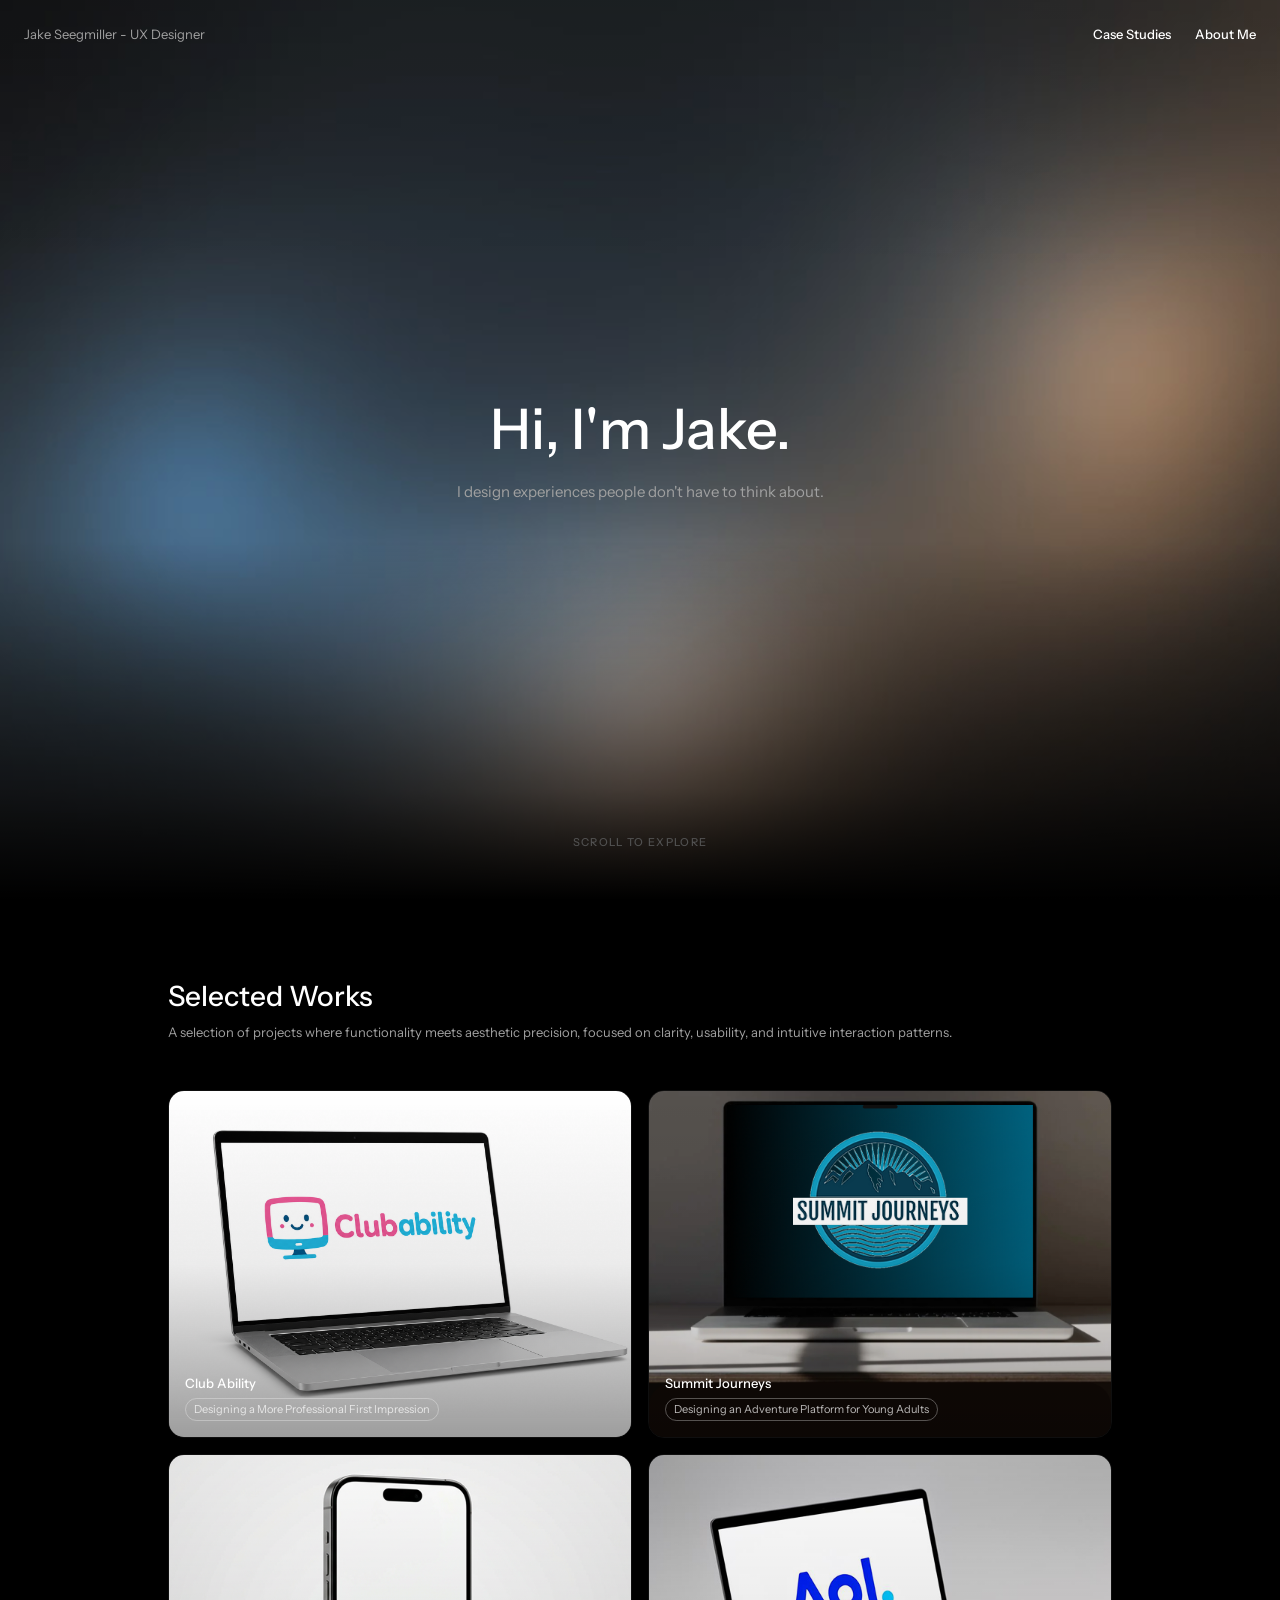
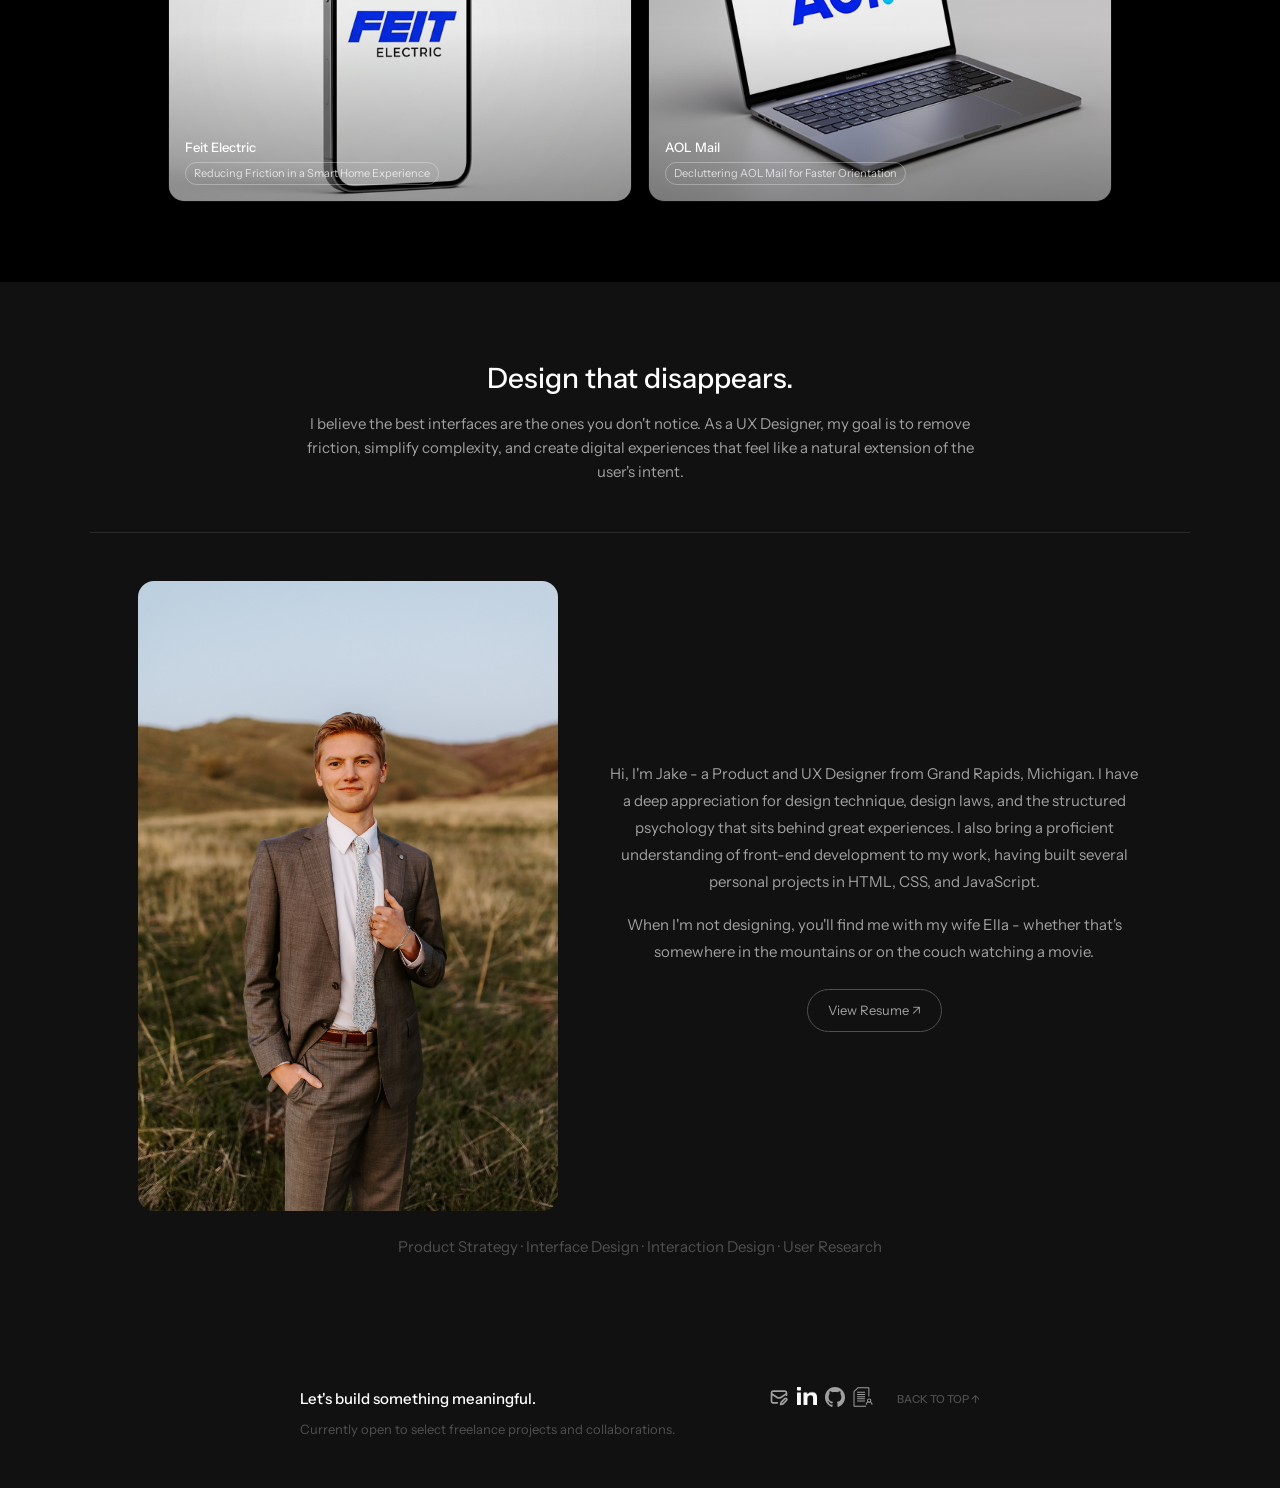
<file: index.html>
<!DOCTYPE html>
<html lang="en">
  <head>
    <script>
      (function() {
        const stored = localStorage.getItem('theme');
        const preferred = window.matchMedia('(prefers-color-scheme: dark)').matches ? 'dark' : 'light';
        document.documentElement.setAttribute('data-theme', stored || preferred);
      })();
    </script>
    <meta charset="UTF-8" />
    <meta name="viewport" content="width=device-width, initial-scale=1.0" />
    <title>Jake Seegmiller  -  UX Portfolio</title>
    <link rel="preconnect" href="https://fonts.googleapis.com" />
    <link rel="preconnect" href="https://fonts.gstatic.com" crossorigin />
    <link
      href="https://fonts.googleapis.com/css2?family=Instrument+Sans:wght@400;500&display=swap"
      rel="stylesheet"
    />
    <link rel="stylesheet" href="styles/tokens.css" />
    <link rel="stylesheet" href="styles/global.css" />
    <link rel="stylesheet" href="styles/components.css" />
    <link rel="stylesheet" href="styles/layout.css?v=responsive-20260921-2" />
    <style>
      @media (max-width: 640px) {
        .layout-philosophy__about-columns {
          flex-direction: column;
          align-items: stretch;
          gap: var(--space-lg) !important;
          padding-left: 0 !important;
          padding-right: 0 !important;
        }

        .layout-philosophy__about-photo {
          flex: none !important;
          width: 100%;
        }
      }

      .layout-footer__icons a span[style*='opacity'] {
        opacity: 0 !important;
        -webkit-text-fill-color: var(--color-text-secondary) !important;
        background-image: none !important;
      }
      .layout-footer__icons a:hover span[style*='opacity'] {
        opacity: 1 !important;
      }

      @media (hover: hover) and (pointer: fine) {
        body#top .layout-nav__brand:hover,
        body#top .layout-nav__link:hover,
        body#top .layout-hero__title:hover .layout-hero__title-text,
        body#top .layout-hero__subtitle:hover .layout-hero__subtitle-text,
        body#top .layout-hero__scroll:hover,
        body#top .layout-works__title:hover,
        body#top .layout-works__subtitle:hover,
        body#top .card-name:hover,
        body#top .card-tag:hover,
        body#top .layout-philosophy__title:hover,
        body#top .layout-philosophy__body:hover,
        body#top .layout-philosophy__skills:hover,
        body#top .layout-footer__title:hover,
        body#top .layout-footer__subtitle:hover,
        body#top .layout-footer__icons a:hover,
        body#top .layout-footer__top:hover {
          background-image: none;
          animation: none;
          color: inherit;
          -webkit-text-fill-color: currentColor;
          background-clip: border-box;
          -webkit-background-clip: border-box;
        }

        body#top .layout-footer__icons a:hover img {
          opacity: 1;
        }
      }
    </style>
  </head>
  <body id="top">
    <header>
      <nav class="layout-nav" aria-label="Primary navigation">
        <p class="layout-nav__brand">Jake Seegmiller  -  UX Designer</p>
        <div class="layout-nav__links">
          <a class="layout-nav__link" href="#works">Case Studies</a>
          <a class="layout-nav__link" href="#about">About Me</a>
        </div>
      </nav>
    </header>

    <main aria-label="Main content">
      <section class="layout-hero" aria-labelledby="hero-title">
        <div class="layout-hero__content">
          <h1 class="layout-hero__title hero-intro" id="hero-title"><span class="layout-hero__title-text">Hi, I'm Jake.</span></h1>
          <p class="layout-hero__subtitle hero-intro hero-intro--delayed">
            <span class="layout-hero__subtitle-text">I design experiences people don't have to think about.</span>
          </p>
        </div>
        <p class="layout-hero__scroll">SCROLL TO EXPLORE</p>
      </section>

      <section class="layout-works" id="works" aria-labelledby="works-title">
        <div class="layout-works__inner">
          <h2 class="layout-works__title" id="works-title">Selected Works</h2>
          <p class="layout-works__subtitle">
            A selection of projects where functionality meets aesthetic precision,
            focused on clarity, usability, and intuitive interaction patterns.
          </p>
          <div class="layout-works__grid" role="list" aria-label="Selected projects">
            <a
              class="proj-card"
              role="listitem"
              href="pages/clubability.html"
              data-glow="#E8A0BF"
              data-hover-glow
              aria-label="Club Ability  -  open case study"
            >
              <img class="card-thumb" src="assets/images/clubability.png" alt="Club Ability nonprofit website redesign" />
              <div class="card-scrim"></div>
              <div class="card-text">
                <p class="card-name">Club Ability</p>
                <span class="card-tag">Designing a More Professional First Impression</span>
              </div>
            </a>
            <a
              class="proj-card"
              role="listitem"
              href="pages/summit-journeys.html"
              data-glow="#4A9EBF"
              data-hover-glow
              aria-label="Summit Journeys  -  open case study"
            >
              <img class="card-thumb" src="assets/images/summit-journeys.png" alt="Summit Journeys travel experience interface" />
              <div class="card-scrim"></div>
              <div class="card-text">
                <p class="card-name">Summit Journeys</p>
                <span class="card-tag">Designing an Adventure Platform for Young Adults</span>
              </div>
            </a>
            <a
              class="proj-card"
              role="listitem"
              href="pages/feit-electric.html"
              data-glow="#3A7BD5"
              data-hover-glow
              aria-label="Feit Electric  -  open case study"
            >
              <img class="card-thumb" src="assets/images/feit-electric.png" alt="Feit Electric connected home product interface" />
              <div class="card-scrim"></div>
              <div class="card-text">
                <p class="card-name">Feit Electric</p>
                <span class="card-tag">Reducing Friction in a Smart Home Experience</span>
              </div>
            </a>
            <a
              class="proj-card"
              role="listitem"
              href="pages/aol-mail.html"
              data-glow="#3A7BD5"
              data-hover-glow
              aria-label="AOL Mail  -  open case study"
            >
              <img class="card-thumb" src="assets/images/aol-mail.png" alt="AOL Mail inbox modernization concept" />
              <div class="card-scrim"></div>
              <div class="card-text">
                <p class="card-name">AOL Mail</p>
                <span class="card-tag">Decluttering AOL Mail for Faster Orientation</span>
              </div>
            </a>
          </div>
        </div>
      </section>

      <section class="layout-philosophy" id="about" aria-labelledby="philosophy-title">
        <h2 class="layout-philosophy__title" id="philosophy-title">Design that disappears.</h2>
        <p class="layout-philosophy__body">
          I believe the best interfaces are the ones you don't notice. As a UX Designer, my
          goal is to remove friction, simplify complexity, and create digital experiences
          that feel like a natural extension of the user's intent.
        </p>
        <hr
          style="border: none; border-top: 1px solid var(--color-bg-subtle); margin: var(--space-xl) 0; max-width: var(--works-max-width, 1100px); margin-left: auto; margin-right: auto; padding-left: var(--space-xl); padding-right: var(--space-xl);"
        />
        <div
          class="layout-philosophy__about-columns"
          style="display: flex; gap: var(--space-xl); align-items: center; max-width: var(--works-max-width, 1100px); margin-left: auto; margin-right: auto; padding-left: var(--space-xl); padding-right: var(--space-xl);"
        >
          <div class="layout-philosophy__about-photo" style="flex: 0 0 420px;">
              <img
                src="assets/images/ABOUT_ME.JPG"
                alt="Jake Seegmiller"
                style="width: 100%; height: auto; border-radius: var(--radius-lg); display: block;"
              />
            </div>
            <div style="flex: 1;">
              <p
                style="color: var(--color-text-secondary); font-size: var(--text-md); line-height: var(--leading-loose);"
              >
                Hi, I'm Jake - a Product and UX Designer from Grand Rapids, Michigan. I have a
                deep appreciation for design technique, design laws, and the structured
                psychology that sits behind great experiences. I also bring a proficient
                understanding of front-end development to my work, having built several
                personal projects in HTML, CSS, and JavaScript.
              </p>
              <p
                style="margin-top: var(--space-md); color: var(--color-text-secondary); font-size: var(--text-md); line-height: var(--leading-loose);"
              >
                When I'm not designing, you'll find me with my wife Ella  -  whether that's
                somewhere in the mountains or on the couch watching a movie.
              </p>
              <a
                href="assets/images/Resume_-_Jake_Seegmiller_2026_v2.pdf"
                target="_blank"
                rel="noopener noreferrer"
                style="display: inline-block; margin-top: var(--space-lg); padding: 10px 20px; border: 1px solid var(--color-text-muted); border-radius: var(--radius-pill); font-size: var(--text-sm); color: var(--color-text-secondary); transition: border-color var(--transition-base), color var(--transition-base);"
              >
                View Resume ↗
              </a>
            </div>
          </div>
        <p class="layout-philosophy__skills" style="font-size: var(--text-md);">
          Product Strategy · Interface Design · Interaction Design · User Research
        </p>
      </section>
    </main>

    <footer class="layout-footer" aria-label="Footer">
      <div class="layout-footer__inner">
        <div>
          <p class="layout-footer__title">Let's build something meaningful.</p>
          <p class="layout-footer__subtitle">
            Currently open to select freelance projects and collaborations.
          </p>
        </div>
        <div class="layout-footer__right">
          <div class="layout-footer__icons">
            <a href="mailto:jakegseeg@gmail.com" aria-label="Email Jake">
              <span style="position: relative; display: inline-flex; align-items: center; justify-content: center;">
              <svg xmlns="http://www.w3.org/2000/svg" viewBox="0 0 24 24" fill="none" width="20" height="20" aria-hidden="true">
                <path
                  stroke="currentColor"
                  stroke-width="2"
                  stroke-linecap="round"
                  stroke-linejoin="round"
                  d="M10 19H6.2C5.0799 19 4.51984 19 4.09202 18.782C3.71569 18.5903 3.40973 18.2843 3.21799 17.908C3 17.4802 3 16.9201 3 15.8V8.2C3 7.0799 3 6.51984 3.21799 6.09202C3.40973 5.71569 3.71569 5.40973 4.09202 5.21799C4.51984 5 5.0799 5 6.2 5H17.8C18.9201 5 19.4802 5 19.908 5.21799C20.2843 5.40973 20.5903 5.71569 20.782 6.09202C21 6.51984 21 7.0799 21 8.2V10M20.6067 8.26229L15.5499 11.6335C14.2669 12.4888 13.6254 12.9165 12.932 13.0827C12.3192 13.2295 11.6804 13.2295 11.0677 13.0827C10.3743 12.9165 9.73279 12.4888 8.44975 11.6335L3.14746 8.09863M14 21L16.025 20.595C16.2015 20.5597 16.2898 20.542 16.3721 20.5097C16.4452 20.4811 16.5147 20.4439 16.579 20.399C16.6516 20.3484 16.7152 20.2848 16.8426 20.1574L21 16C21.5523 15.4477 21.5523 14.5523 21 14C20.4477 13.4477 19.5523 13.4477 19 14L14.8426 18.1574C14.7152 18.2848 14.6516 18.3484 14.601 18.421C14.5561 18.4853 14.5189 18.5548 14.4903 18.6279C14.458 18.7102 14.4403 18.7985 14.405 18.975L14 21Z"
                />
              </svg>
                <span style="position: absolute; bottom: calc(100% + 6px); left: 50%; transform: translateX(-50%); font-size: 10px; color: var(--color-text-secondary); white-space: nowrap; opacity: 0; transition: opacity var(--transition-base); pointer-events: none;">Email</span>
              </span>
            </a>
            <a
                href="https://www.linkedin.com/in/jake-seegmiller-11bab8307"
              target="_blank"
              rel="noopener noreferrer"
              aria-label="Jake on LinkedIn"
            >
              <span style="position: relative; display: inline-flex; align-items: center; justify-content: center;">
              <img
                src="assets/icons/linkedin_logo.png"
                width="20"
                height="20"
                alt=""
                aria-hidden="true"
              />
                <span style="position: absolute; bottom: calc(100% + 6px); left: 50%; transform: translateX(-50%); font-size: 10px; color: var(--color-text-secondary); white-space: nowrap; opacity: 0; transition: opacity var(--transition-base); pointer-events: none;">LinkedIn</span>
              </span>
            </a>
            <a href="https://github.com/jakegseeg" target="_blank" rel="noopener noreferrer" aria-label="Jake on GitHub">
              <span style="position: relative; display: inline-flex; align-items: center; justify-content: center;">
              <svg xmlns="http://www.w3.org/2000/svg" viewBox="84 7399 20 20" width="20" height="20" aria-hidden="true">
                <path
                  fill="currentColor"
                  fill-rule="evenodd"
                  d="M94,7399 C99.523,7399 104,7403.59 104,7409.253 C104,7413.782 101.138,7417.624 97.167,7418.981 C96.66,7419.082 96.48,7418.762 96.48,7418.489 C96.48,7418.151 96.492,7417.047 96.492,7415.675 C96.492,7414.719 96.172,7414.095 95.813,7413.777 C98.04,7413.523 100.38,7412.656 100.38,7408.718 C100.38,7407.598 99.992,7406.684 99.35,7405.966 C99.454,7405.707 99.797,7404.664 99.252,7403.252 C99.252,7403.252 98.414,7402.977 96.505,7404.303 C95.706,7404.076 94.85,7403.962 94,7403.958 C93.15,7403.962 92.295,7404.076 91.497,7404.303 C89.586,7402.977 88.746,7403.252 88.746,7403.252 C88.203,7404.664 88.546,7405.707 88.649,7405.966 C88.01,7406.684 87.619,7407.598 87.619,7408.718 C87.619,7412.646 89.954,7413.526 92.175,7413.785 C91.889,7414.041 91.63,7414.493 91.54,7415.156 C90.97,7415.418 89.522,7415.871 88.63,7414.304 C88.63,7414.304 88.101,7413.319 87.097,7413.247 C87.097,7413.247 86.122,7413.234 87.029,7413.87 C87.029,7413.87 87.684,7414.185 88.139,7415.37 C88.139,7415.37 88.726,7417.2 91.508,7416.58 C91.513,7417.437 91.522,7418.245 91.522,7418.489 C91.522,7418.76 91.338,7419.077 90.839,7418.982 C86.865,7417.627 84,7413.783 84,7409.253 C84,7403.59 88.478,7399 94,7399"
                />
              </svg>
                <span style="position: absolute; bottom: calc(100% + 6px); left: 50%; transform: translateX(-50%); font-size: 10px; color: var(--color-text-secondary); white-space: nowrap; opacity: 0; transition: opacity var(--transition-base); pointer-events: none;">GitHub</span>
              </span>
            </a>
            <a
              href="assets/images/Resume_-_Jake_Seegmiller_2026_v2.pdf"
              target="_blank"
              rel="noopener noreferrer"
              aria-label="Download Jake's resume"
            >
              <span style="position: relative; display: inline-flex; align-items: center; justify-content: center;">
              <svg xmlns="http://www.w3.org/2000/svg" viewBox="0 0 846.66 846.66" width="20" height="20" aria-hidden="true">
                <path
                  fill="currentColor"
                  fill-rule="nonzero"
                  d="M539.75 794.68c27.15,0 27.15,41.29 0,41.29l-497.47 0c-11.4,0 -20.64,-9.25 -20.64,-20.65l0 -621.69c0,-5.7 2.31,-10.87 6.04,-14.6l162.3 -162.29c4.03,-4.03 9.31,-6.05 14.59,-6.05l466.89 0c11.4,0 20.65,9.25 20.65,20.65l0 361.36c0,27.16 -41.29,27.16 -41.29,0l0 -340.72 -437.7 0 -150.19 150.2 0 592.5 476.82 0zm-351.21 -181.98c-27.16,0 -27.16,-41.29 0,-41.29l306.67 0c27.16,0 27.16,41.29 0,41.29l-306.67 0zm0 -274.68c-27.16,0 -27.16,-41.29 0,-41.29l306.67 0c27.16,0 27.16,41.29 0,41.29l-306.67 0zm0 91.56c-27.16,0 -27.16,-41.29 0,-41.29l306.67 0c27.16,0 27.16,41.29 0,41.29l-306.67 0zm0 91.56c-27.16,0 -27.16,-41.29 0,-41.29l306.67 0c27.16,0 27.16,41.29 0,41.29l-306.67 0zm0 -274.68c-27.16,0 -27.16,-41.29 0,-41.29l306.67 0c27.16,0 27.16,41.29 0,41.29l-306.67 0zm496.57 238.25c49.84,0 90.24,40.4 90.24,90.24 0,18.1 -5.33,34.95 -14.5,49.07 37.57,24.93 61.47,66.08 64.13,111.2 1.59,27.06 -39.55,29.47 -41.13,2.42 -2.11,-35.69 -22.61,-67.48 -54.13,-84.24 -13.16,7.5 -28.38,11.78 -44.61,11.78 -17.56,0 -33.95,-5.01 -47.81,-13.69 -33.44,16.12 -55.6,49.04 -57.79,86.15 -1.59,27.05 -42.72,24.64 -41.13,-2.42 2.79,-47.18 28.75,-89.88 69.08,-114.28 -7.99,-13.47 -12.58,-29.19 -12.58,-45.99 0,-49.83 40.4,-90.24 90.23,-90.24zm0 41.29c-27.03,0 -48.94,21.92 -48.94,48.95 0,27.03 21.91,48.94 48.94,48.94 27.03,0 48.95,-21.91 48.95,-48.94 0,-27.03 -21.91,-48.95 -48.95,-48.95z"
                />
              </svg>
                <span style="position: absolute; bottom: calc(100% + 6px); left: 50%; transform: translateX(-50%); font-size: 10px; color: var(--color-text-secondary); white-space: nowrap; opacity: 0; transition: opacity var(--transition-base); pointer-events: none;">Resume</span>
              </span>
            </a>
          </div>
          <a class="layout-footer__top" href="#top">BACK TO TOP ↑</a>
        </div>
      </div>
    </footer>

    <script src="scripts/main.js"></script>
    <script src="scripts/hover.js" defer></script>
  </body>
</html>
</file>
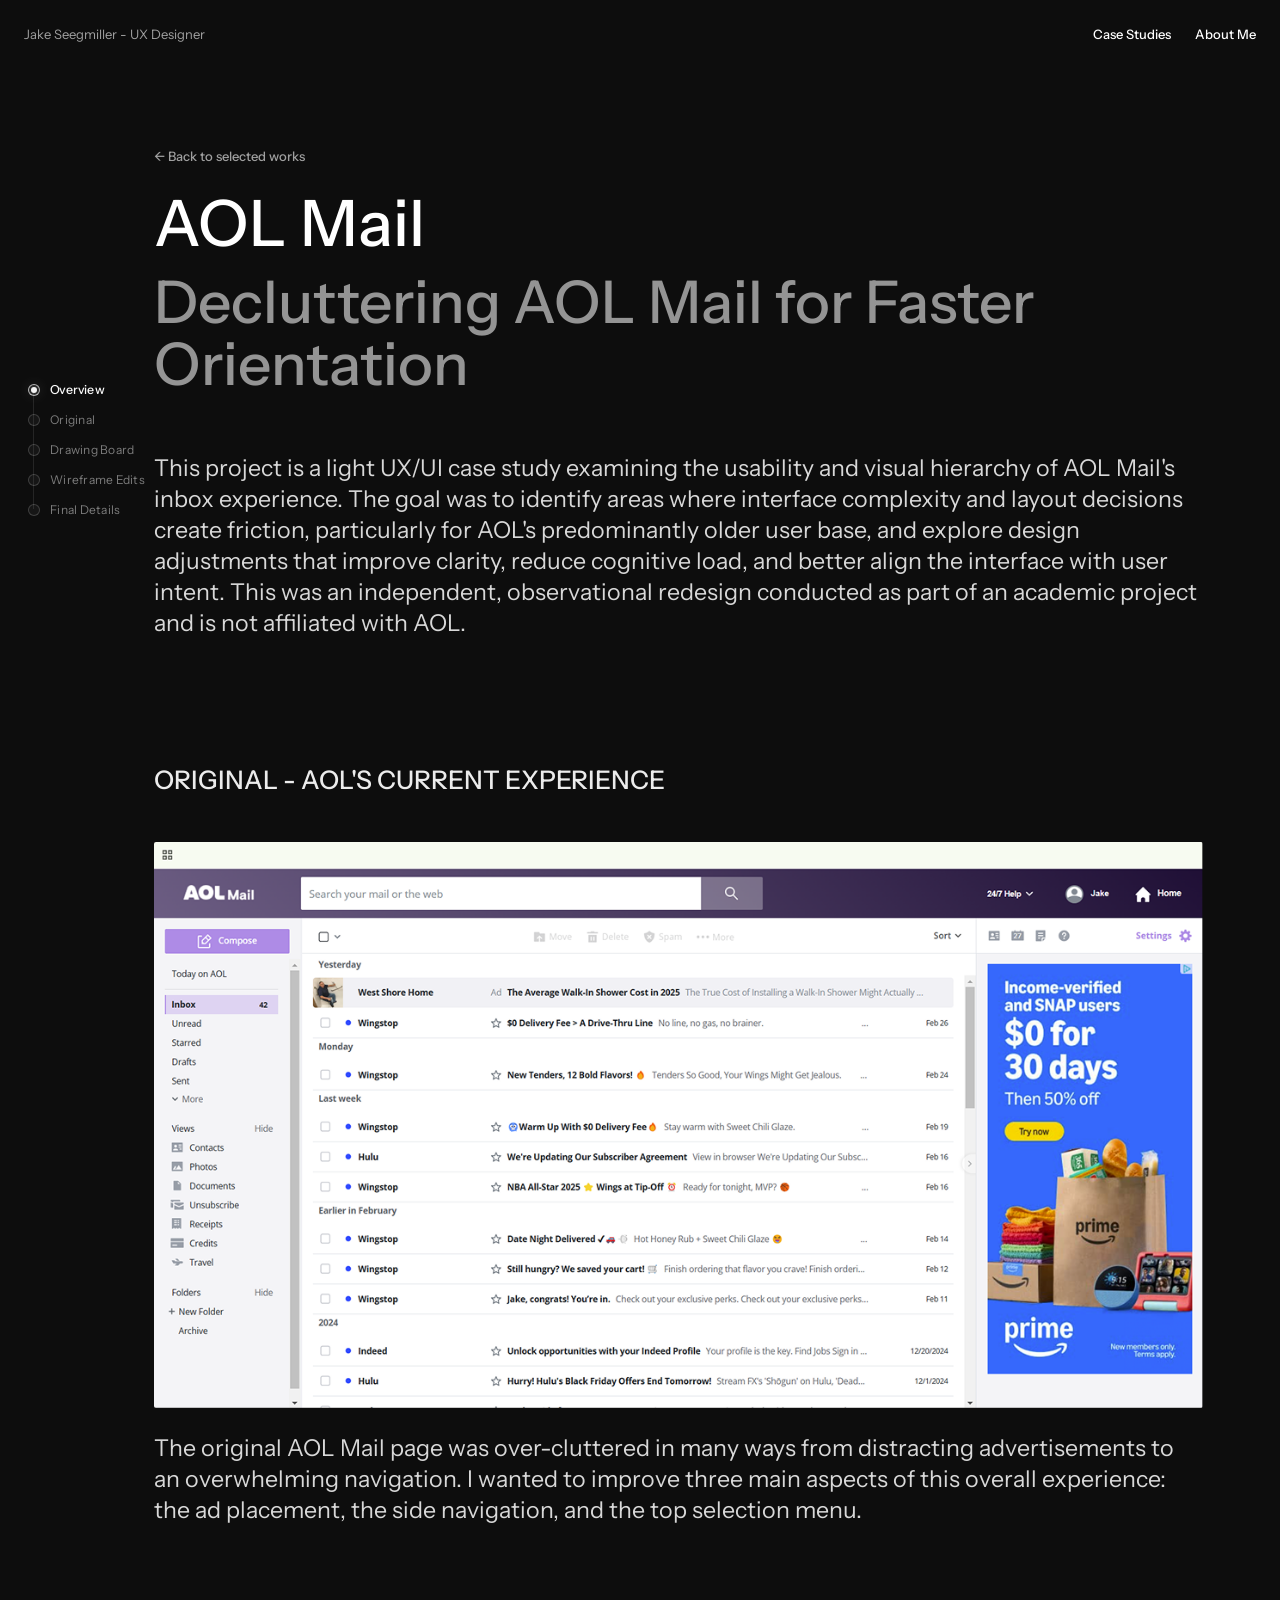
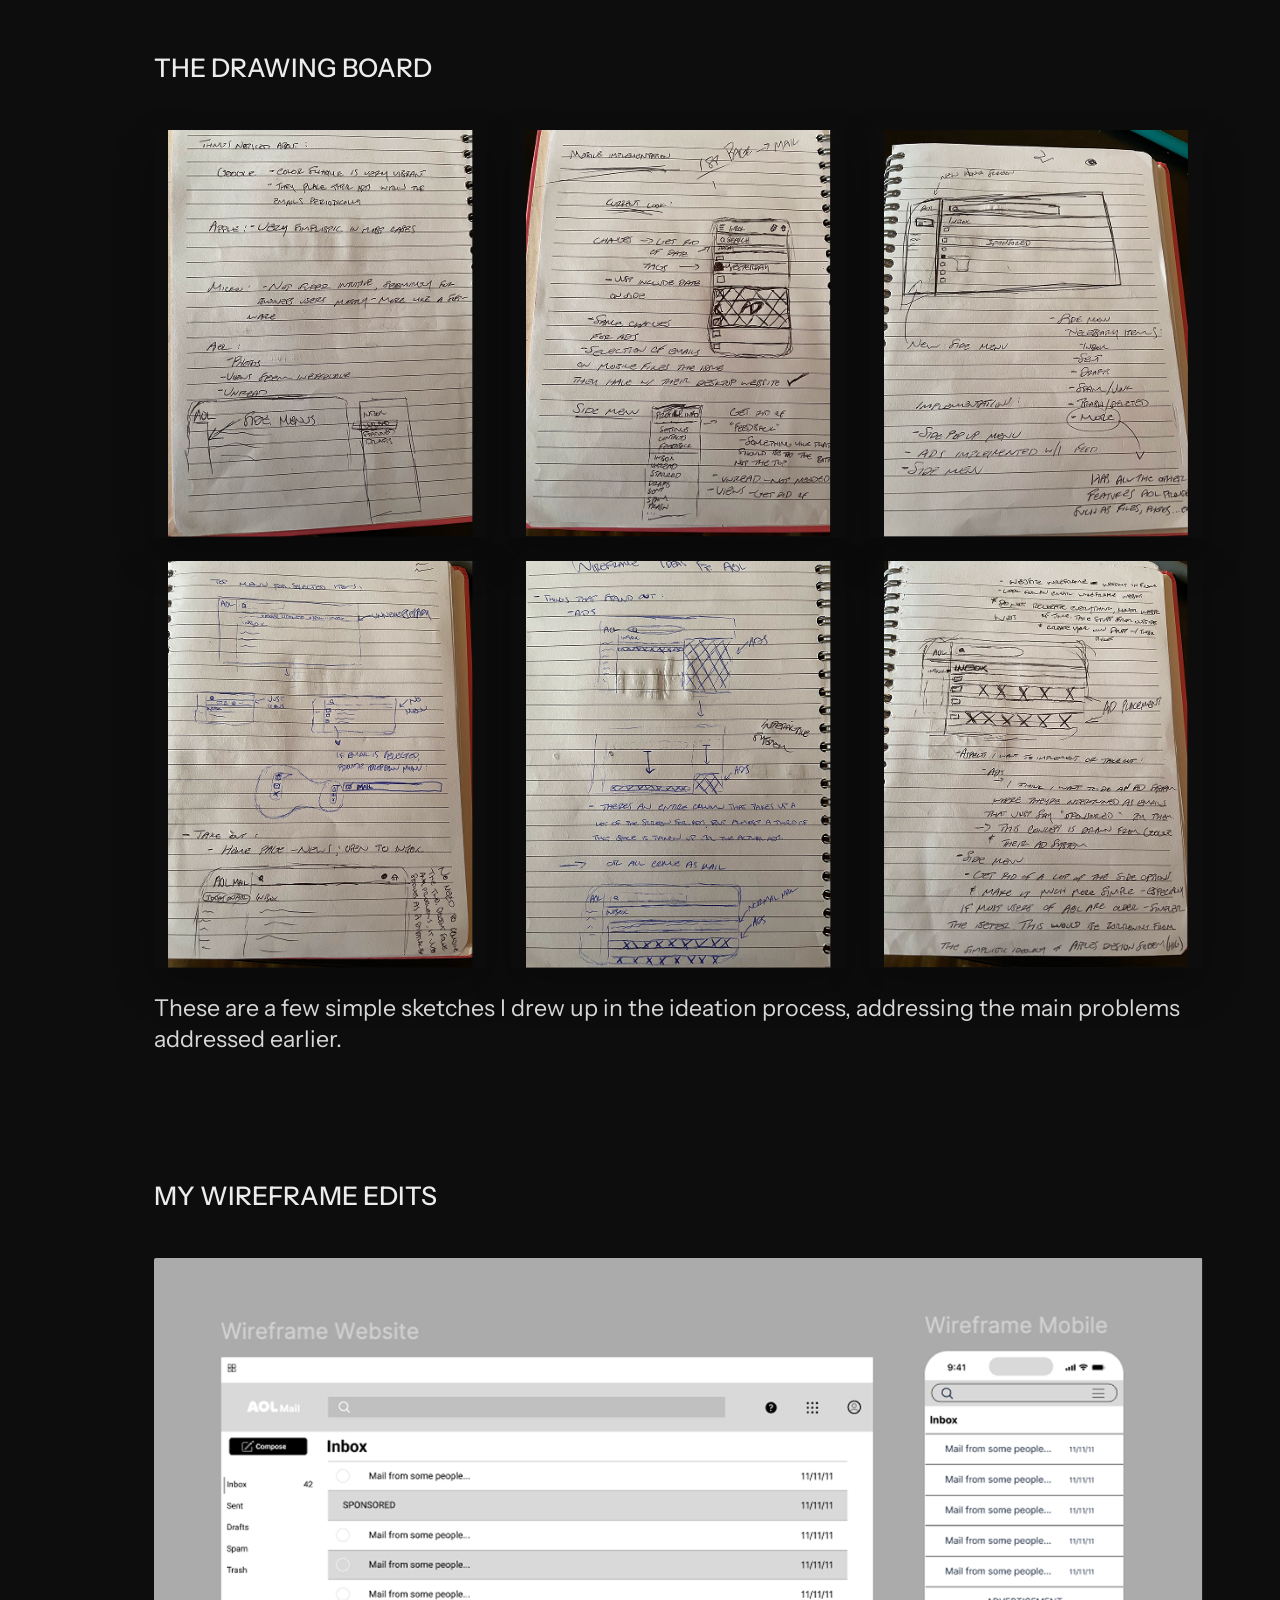
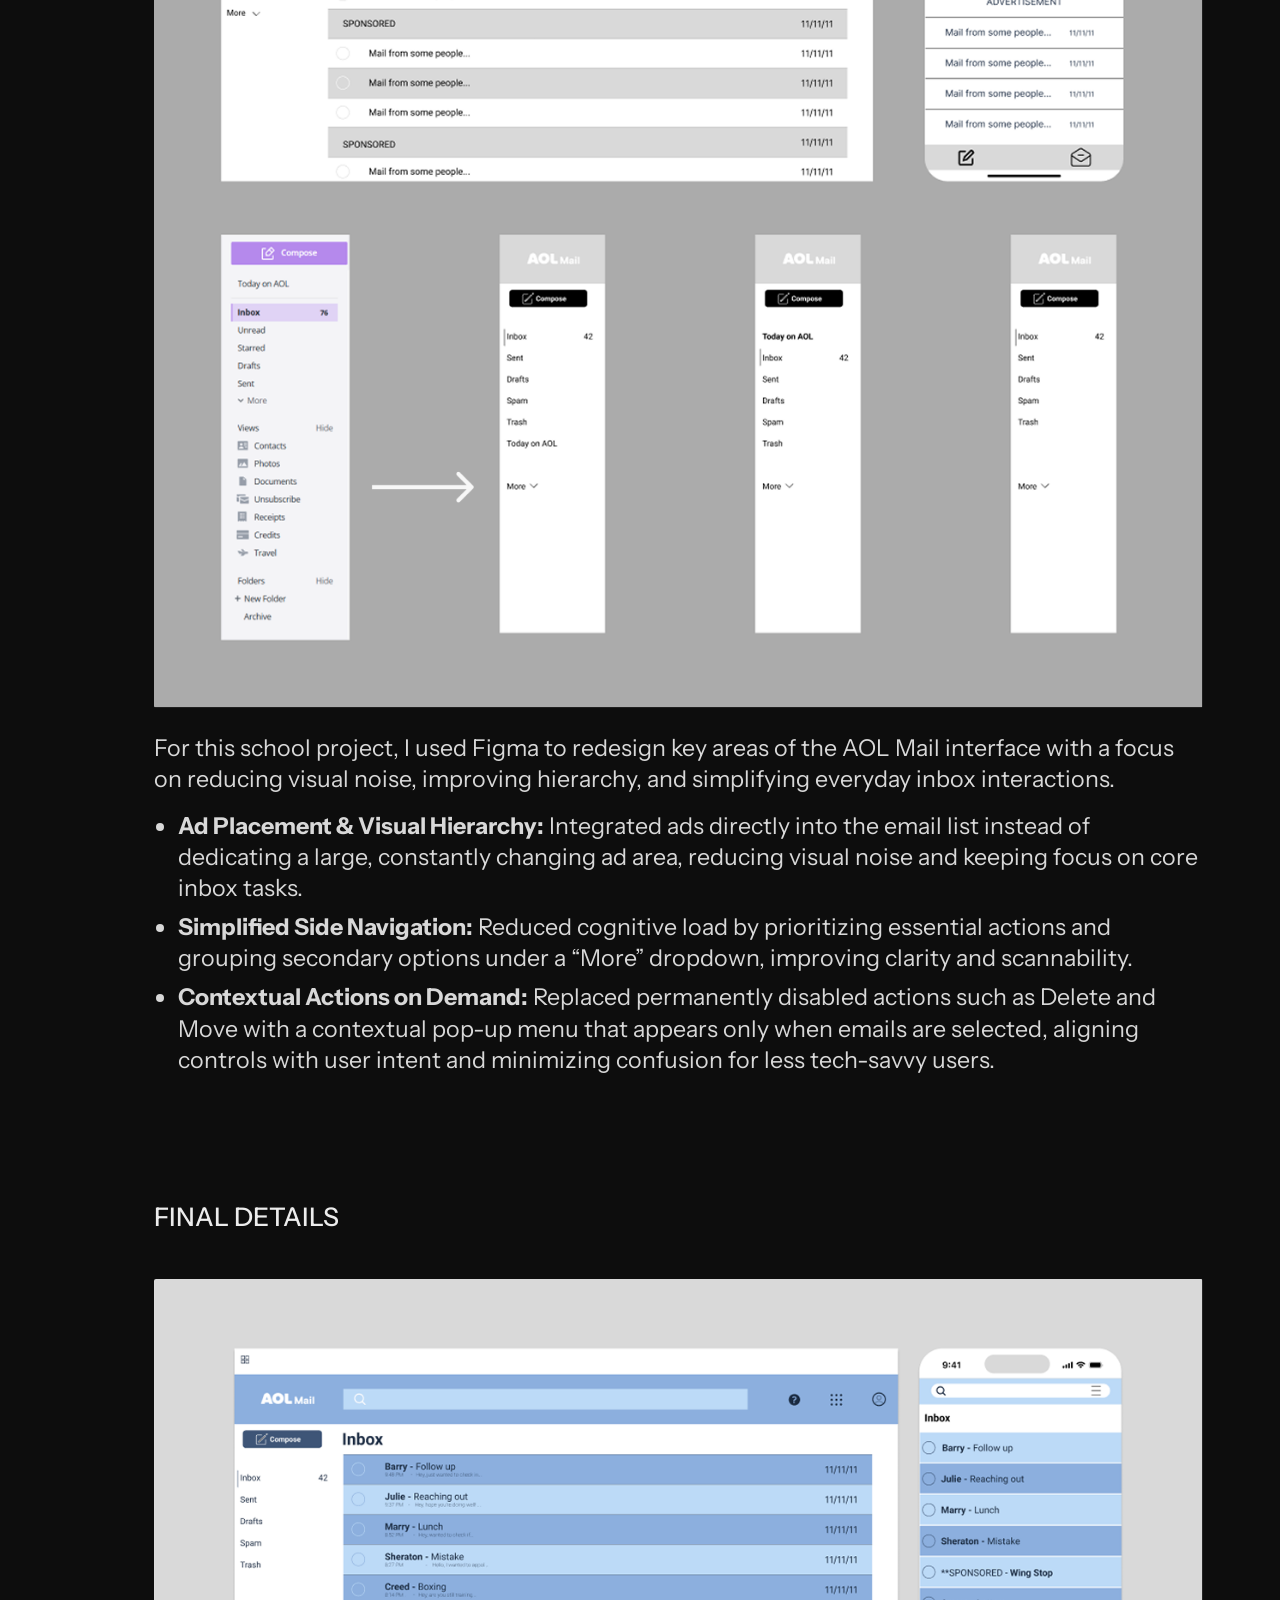
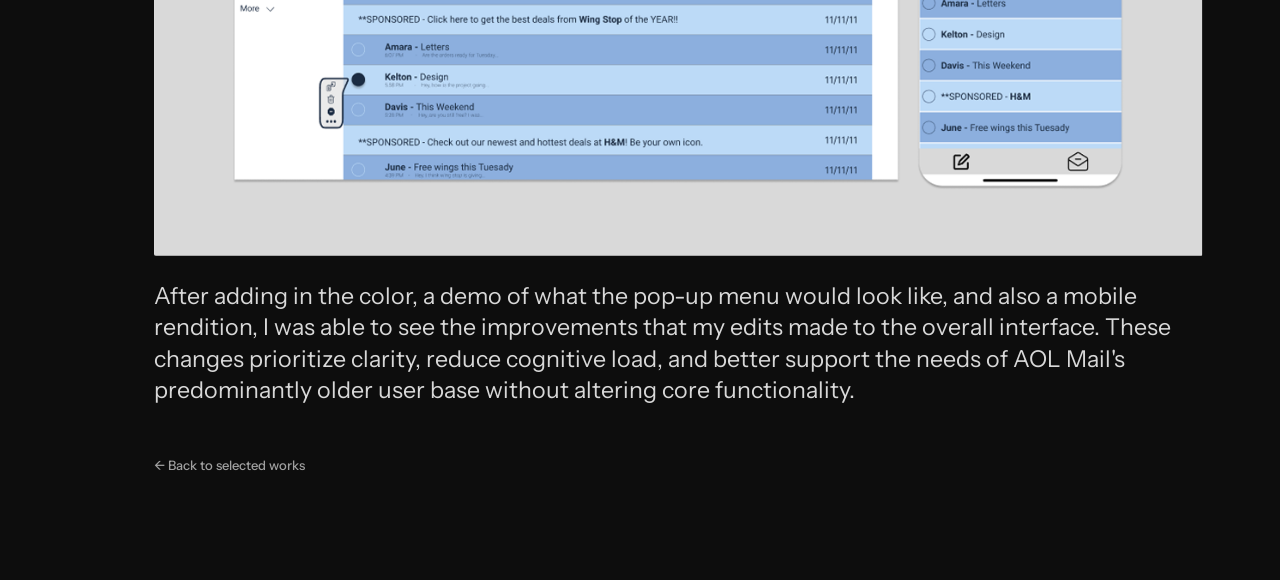
<file: pages/aol-mail.html>
<!DOCTYPE html>
<html lang="en">
  <head>
    <script>
      (function () {
        const stored = localStorage.getItem("theme");
        const preferred = window.matchMedia("(prefers-color-scheme: dark)").matches
          ? "dark"
          : "light";
        document.documentElement.setAttribute("data-theme", stored || preferred);
      })();
    </script>
    <meta charset="UTF-8" />
    <meta name="viewport" content="width=device-width, initial-scale=1.0" />
    <title>AOL Mail  -  Case study</title>
    <link rel="preconnect" href="https://fonts.googleapis.com" />
    <link rel="preconnect" href="https://fonts.gstatic.com" crossorigin />
    <link
      href="https://fonts.googleapis.com/css2?family=Instrument+Sans:wght@400;500&display=swap"
      rel="stylesheet"
    />
    <link rel="stylesheet" href="../styles/tokens.css" />
    <link rel="stylesheet" href="../styles/global.css" />
    <link rel="stylesheet" href="../styles/components.css" />
    <link rel="stylesheet" href="../styles/layout.css?v=responsive-20260921-2" />
  </head>
  <body>
    <header>
      <nav class="layout-nav" aria-label="Primary navigation">
        <a class="layout-nav__brand" href="../index.html">Jake Seegmiller  -  UX Designer</a>
        <div class="layout-nav__links">
          <a class="layout-nav__link" href="../index.html#works">Case Studies</a>
          <a class="layout-nav__link" href="../index.html#about">About Me</a>
        </div>
      </nav>
    </header>

    <main class="layout-case-study-main layout-case-study-main--aol" aria-label="AOL Mail case study">
      <nav class="aol-case-nav" aria-label="AOL case study sections">
        <div class="aol-case-nav__rail" aria-hidden="true">
          <span class="aol-case-nav__progress"></span>
        </div>
        <a class="aol-case-nav__item" href="#aol-overview" data-case-nav-link>
          <span class="aol-case-nav__dot" aria-hidden="true"></span>
          <span class="aol-case-nav__label">Overview</span>
        </a>
        <a class="aol-case-nav__item" href="#aol-original" data-case-nav-link>
          <span class="aol-case-nav__dot" aria-hidden="true"></span>
          <span class="aol-case-nav__label">Original</span>
        </a>
        <a class="aol-case-nav__item" href="#aol-drawing-board" data-case-nav-link>
          <span class="aol-case-nav__dot" aria-hidden="true"></span>
          <span class="aol-case-nav__label">Drawing Board</span>
        </a>
        <a class="aol-case-nav__item" href="#aol-wireframe" data-case-nav-link>
          <span class="aol-case-nav__dot" aria-hidden="true"></span>
          <span class="aol-case-nav__label">Wireframe Edits</span>
        </a>
        <a class="aol-case-nav__item" href="#aol-final" data-case-nav-link>
          <span class="aol-case-nav__dot" aria-hidden="true"></span>
          <span class="aol-case-nav__label">Final Details</span>
        </a>
      </nav>

      <a class="layout-case-study__back" href="../index.html#works">← Back to selected works</a>

      <article class="aol-case-study">
        <header class="aol-case-study__hero" id="aol-overview">
          <p class="aol-case-study__eyebrow">AOL Mail</p>
          <h1 class="aol-case-study__title">Decluttering AOL Mail for Faster Orientation</h1>
          <p class="aol-case-study__intro">
            This project is a light UX/UI case study examining the usability and visual
            hierarchy of AOL Mail&apos;s inbox experience. The goal was to identify areas
            where interface complexity and layout decisions create friction, particularly
            for AOL&apos;s predominantly older user base, and explore design adjustments
            that improve clarity, reduce cognitive load, and better align the interface
            with user intent. This was an independent, observational redesign conducted as
            part of an academic project and is not affiliated with AOL.
          </p>
        </header>

        <section class="aol-case-study__section" id="aol-original" aria-labelledby="aol-original-title">
          <h2 class="aol-case-study__section-title" id="aol-original-title">
            Original - AOL&apos;s Current Experience
          </h2>
          <a
            class="aol-case-study__media aol-case-study__media--wide"
            href="../assets/images/aol-case/original-img.png"
            target="_blank"
            rel="noreferrer"
            aria-label="Open original AOL Mail image"
          >
            <img
              src="../assets/images/aol-case/original-img.png"
              alt="Original AOL Mail inbox interface showing the current experience"
            />
          </a>
          <p class="aol-case-study__copy">
            The original AOL Mail page was over-cluttered in many ways from distracting
            advertisements to an overwhelming navigation. I wanted to improve three main
            aspects of this overall experience: the ad placement, the side navigation, and
            the top selection menu.
          </p>
        </section>

        <section class="aol-case-study__section" id="aol-drawing-board" aria-labelledby="aol-drawing-board-title">
          <h2 class="aol-case-study__section-title" id="aol-drawing-board-title">
            The Drawing Board
          </h2>
          <div class="aol-case-study__grid">
            <a
              class="aol-case-study__media aol-case-study__media--tall"
              href="../assets/images/aol-case/drawingboard-img1.png"
              target="_blank"
              rel="noreferrer"
              aria-label="Open AOL Mail drawing board sketch 1"
            >
              <img
                src="../assets/images/aol-case/drawingboard-img1.png"
                alt="AOL Mail drawing board sketch 1"
              />
            </a>
            <a
              class="aol-case-study__media aol-case-study__media--tall"
              href="../assets/images/aol-case/drawingboard-img2.png"
              target="_blank"
              rel="noreferrer"
              aria-label="Open AOL Mail drawing board sketch 2"
            >
              <img
                src="../assets/images/aol-case/drawingboard-img2.png"
                alt="AOL Mail drawing board sketch 2"
              />
            </a>
            <a
              class="aol-case-study__media aol-case-study__media--tall"
              href="../assets/images/aol-case/drawingboard-img3.png"
              target="_blank"
              rel="noreferrer"
              aria-label="Open AOL Mail drawing board sketch 3"
            >
              <img
                src="../assets/images/aol-case/drawingboard-img3.png"
                alt="AOL Mail drawing board sketch 3"
              />
            </a>
            <a
              class="aol-case-study__media aol-case-study__media--tall"
              href="../assets/images/aol-case/drawingboard-img4.png"
              target="_blank"
              rel="noreferrer"
              aria-label="Open AOL Mail drawing board sketch 4"
            >
              <img
                src="../assets/images/aol-case/drawingboard-img4.png"
                alt="AOL Mail drawing board sketch 4"
              />
            </a>
            <a
              class="aol-case-study__media aol-case-study__media--tall"
              href="../assets/images/aol-case/drawingboard-img5.png"
              target="_blank"
              rel="noreferrer"
              aria-label="Open AOL Mail drawing board sketch 5"
            >
              <img
                src="../assets/images/aol-case/drawingboard-img5.png"
                alt="AOL Mail drawing board sketch 5"
              />
            </a>
            <a
              class="aol-case-study__media aol-case-study__media--tall"
              href="../assets/images/aol-case/drawingboard-img6.png"
              target="_blank"
              rel="noreferrer"
              aria-label="Open AOL Mail drawing board sketch 6"
            >
              <img
                src="../assets/images/aol-case/drawingboard-img6.png"
                alt="AOL Mail drawing board sketch 6"
              />
            </a>
          </div>
          <p class="aol-case-study__copy">
            These are a few simple sketches I drew up in the ideation process, addressing
            the main problems addressed earlier.
          </p>
        </section>

        <section class="aol-case-study__section" id="aol-wireframe" aria-labelledby="aol-wireframe-title">
          <h2 class="aol-case-study__section-title" id="aol-wireframe-title">
            My Wireframe Edits
          </h2>
          <a
            class="aol-case-study__media aol-case-study__media--wireframe"
            href="../assets/images/aol-case/wireframe-img.png"
            target="_blank"
            rel="noreferrer"
            aria-label="Open AOL Mail wireframe image"
          >
            <img
              src="../assets/images/aol-case/wireframe-img.png"
              alt="AOL Mail redesign wireframes for desktop and mobile"
            />
          </a>
          <p class="aol-case-study__copy">
            For this school project, I used Figma to redesign key areas of the AOL Mail
            interface with a focus on reducing visual noise, improving hierarchy, and
            simplifying everyday inbox interactions.
          </p>
          <ul class="aol-case-study__list">
            <li>
              <strong>Ad Placement &amp; Visual Hierarchy:</strong> Integrated ads directly
              into the email list instead of dedicating a large, constantly changing ad
              area, reducing visual noise and keeping focus on core inbox tasks.
            </li>
            <li>
              <strong>Simplified Side Navigation:</strong> Reduced cognitive load by
              prioritizing essential actions and grouping secondary options under a
              &ldquo;More&rdquo; dropdown, improving clarity and scannability.
            </li>
            <li>
              <strong>Contextual Actions on Demand:</strong> Replaced permanently disabled
              actions such as Delete and Move with a contextual pop-up menu that appears
              only when emails are selected, aligning controls with user intent and
              minimizing confusion for less tech-savvy users.
            </li>
          </ul>
        </section>

        <section class="aol-case-study__section" id="aol-final" aria-labelledby="aol-final-title">
          <h2 class="aol-case-study__section-title" id="aol-final-title">Final Details</h2>
          <a
            class="aol-case-study__media aol-case-study__media--wide"
            href="../assets/images/aol-case/finaldetails-img.png"
            target="_blank"
            rel="noreferrer"
            aria-label="Open final AOL Mail details image"
          >
            <img
              src="../assets/images/aol-case/finaldetails-img.png"
              alt="Final AOL Mail redesign details shown in desktop and mobile views"
            />
          </a>
          <p class="aol-case-study__copy">
            After adding in the color, a demo of what the pop-up menu would look like, and
            also a mobile rendition, I was able to see the improvements that my edits made
            to the overall interface. These changes prioritize clarity, reduce cognitive
            load, and better support the needs of AOL Mail&apos;s predominantly older user
            base without altering core functionality.
          </p>
        </section>
      </article>

      <a class="layout-case-study__back layout-case-study__back--bottom" href="../index.html#works">← Back to selected works</a>
    </main>

    <script src="../scripts/main.js"></script>
  </body>
</html>
</file>
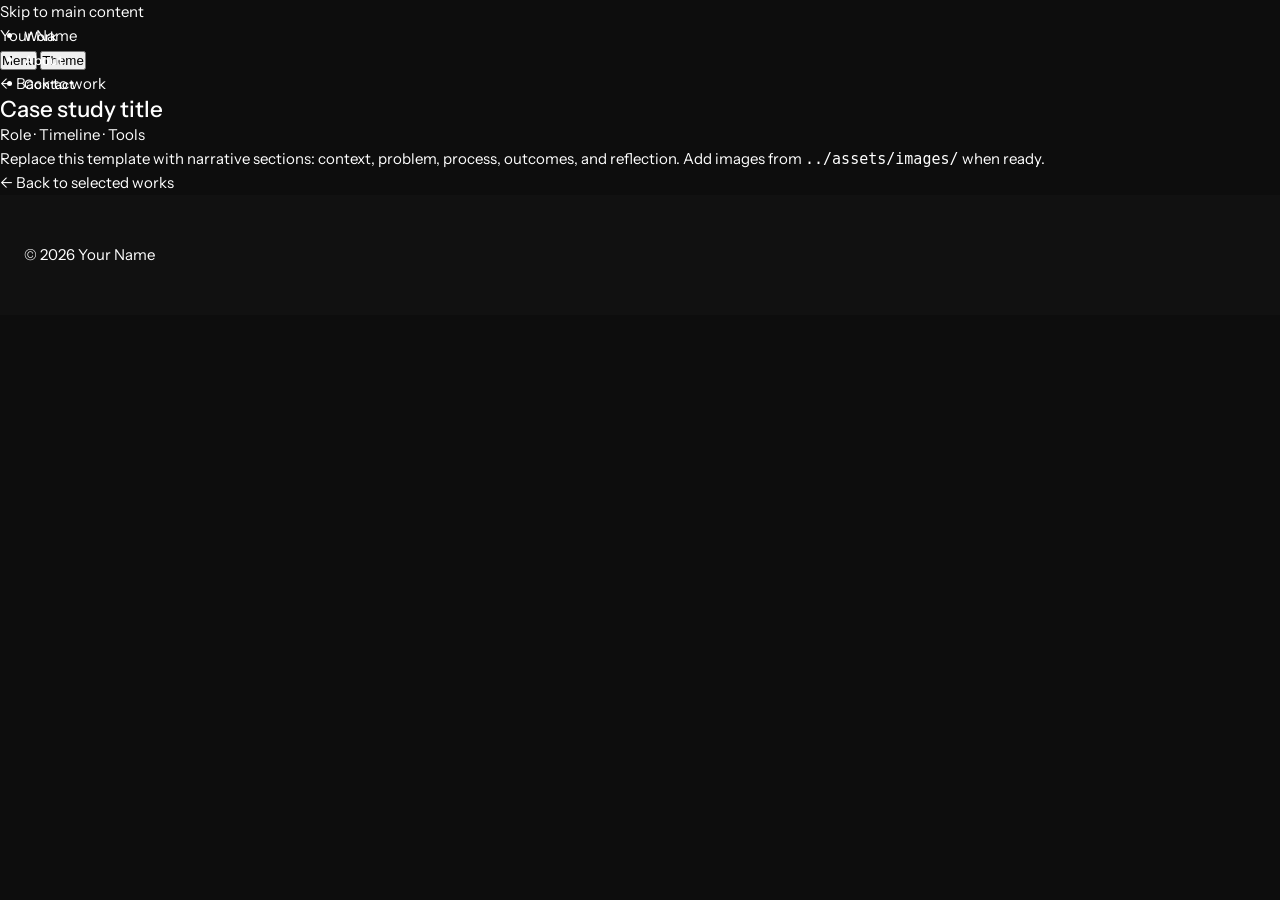
<file: pages/case-study.html>
<!DOCTYPE html>
<html lang="en" data-theme="light">
  <head>
    <meta charset="UTF-8" />
    <meta name="viewport" content="width=device-width, initial-scale=1.0" />
    <title>Case study  -  Your Name</title>
    <link rel="preconnect" href="https://fonts.googleapis.com" />
    <link rel="preconnect" href="https://fonts.gstatic.com" crossorigin />
    <link
      href="https://fonts.googleapis.com/css2?family=Instrument+Sans:wght@400;500&display=swap"
      rel="stylesheet"
    />
    <link rel="stylesheet" href="../styles/tokens.css" />
    <link rel="stylesheet" href="../styles/global.css" />
    <link rel="stylesheet" href="../styles/components.css" />
    <link rel="stylesheet" href="../styles/layout.css?v=responsive-20260921-2" />
  </head>
  <body>
    <a class="skip-link" href="#main">Skip to main content</a>

    <header class="layout-header" role="banner">
      <a class="layout-header__brand" href="../index.html">Your Name</a>
      <div class="layout-header__cluster">
        <button
          type="button"
          class="layout-nav-toggle"
          id="nav-toggle"
          aria-controls="site-nav"
          aria-expanded="false"
          aria-label="Open menu"
        >
          Menu
        </button>
        <nav
          class="layout-nav"
          id="site-nav"
          aria-label="Primary"
          data-open="false"
        >
          <ul class="layout-nav__list">
            <li>
              <a class="layout-nav__link" href="../index.html#work">Work</a>
            </li>
            <li>
              <a class="layout-nav__link" href="../index.html#about">About</a>
            </li>
            <li>
              <a class="layout-nav__link" href="mailto:hello@example.com">Contact</a>
            </li>
          </ul>
        </nav>
        <button
          type="button"
          class="theme-toggle"
          id="theme-toggle"
          aria-pressed="false"
          aria-label="Switch to dark theme"
        >
          Theme
        </button>
      </div>
    </header>

    <main class="layout-main layout-shell" id="main">
      <article class="layout-case" aria-labelledby="case-title">
        <a class="layout-case__back" href="../index.html#work">← Back to work</a>
        <header>
          <h1 class="layout-case__title" id="case-title">Case study title</h1>
          <p class="layout-case__meta">Role · Timeline · Tools</p>
        </header>
        <div class="layout-case__body">
          <p>
            Replace this template with narrative sections: context, problem, process, outcomes,
            and reflection. Add images from <code>../assets/images/</code> when ready.
          </p>
        </div>
      </article>

      <a class="layout-case__back layout-case-study__back--bottom" href="../index.html#works">← Back to selected works</a>
    </main>

    <footer class="layout-footer" role="contentinfo">
      <p class="layout-footer__note">© <span id="year"></span> Your Name</p>
    </footer>

    <script src="../scripts/main.js"></script>
    <script src="../scripts/hover.js"></script>
  </body>
</html>
</file>
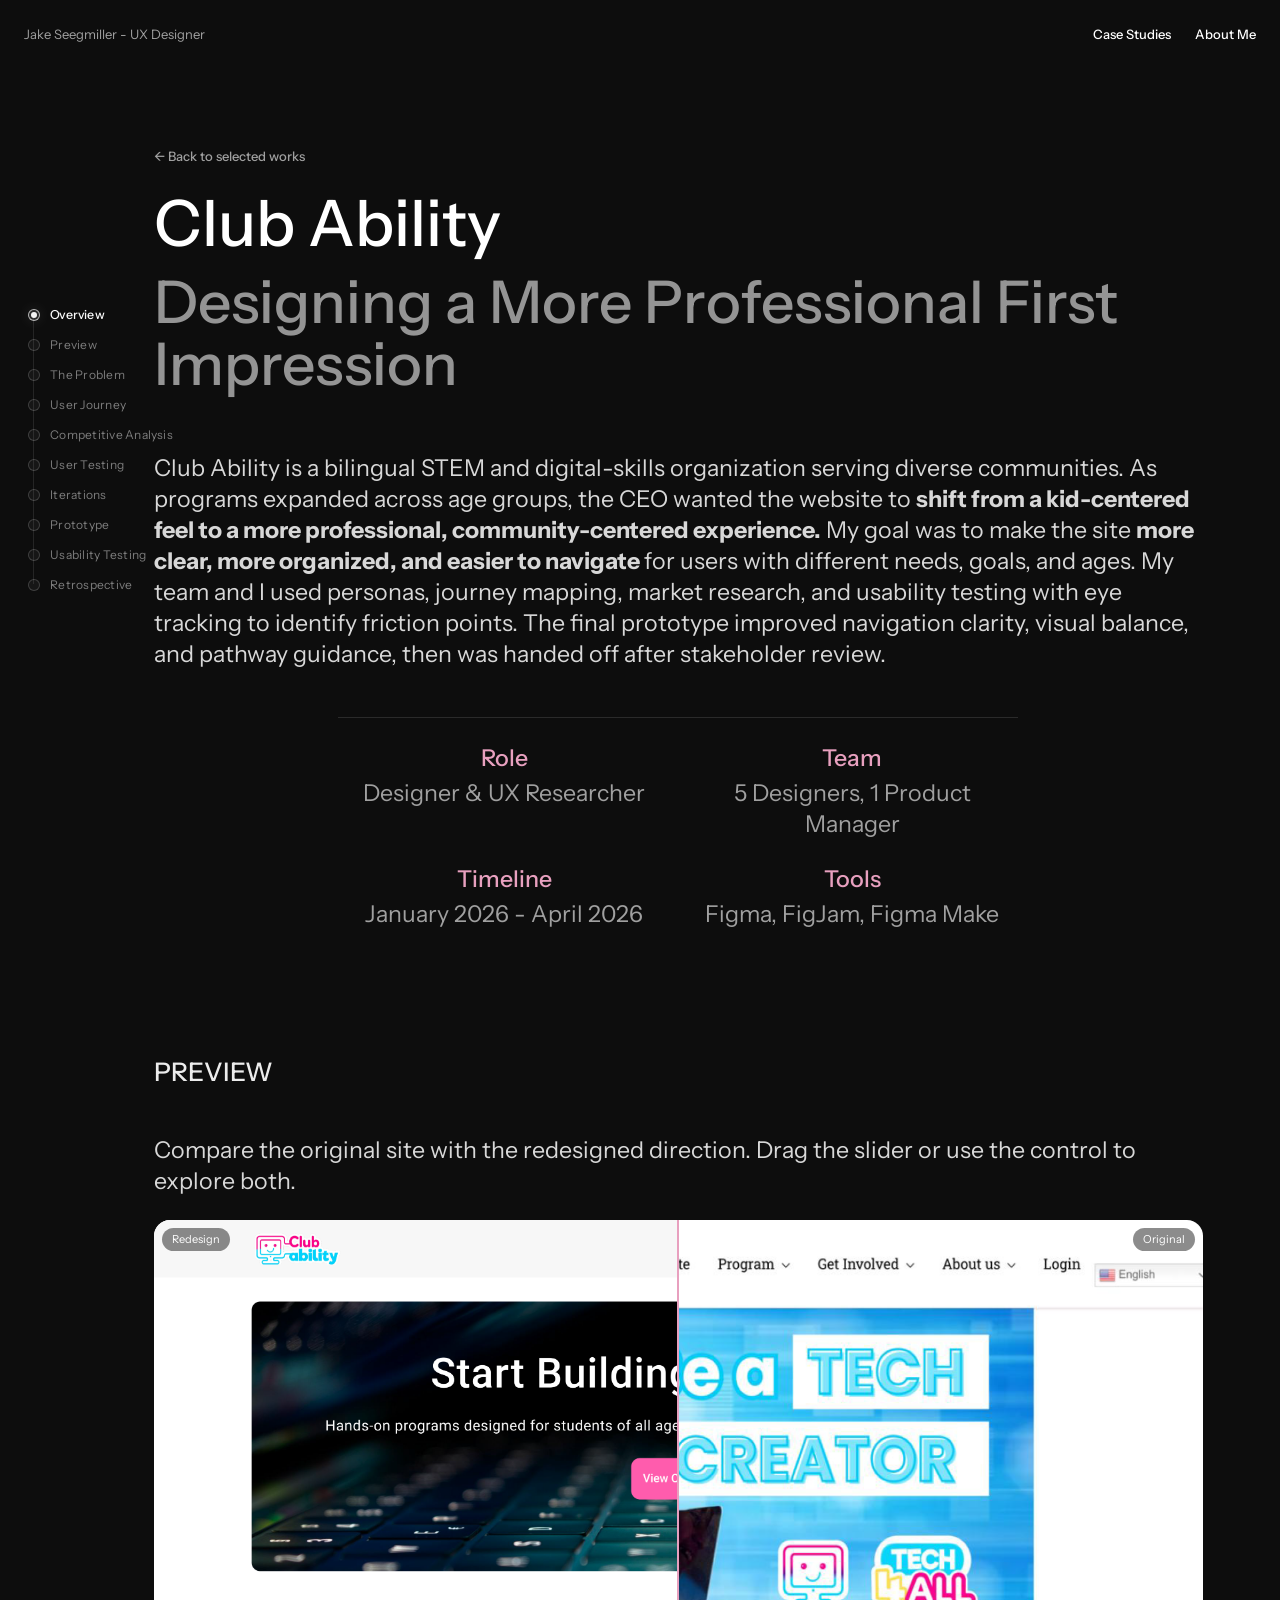
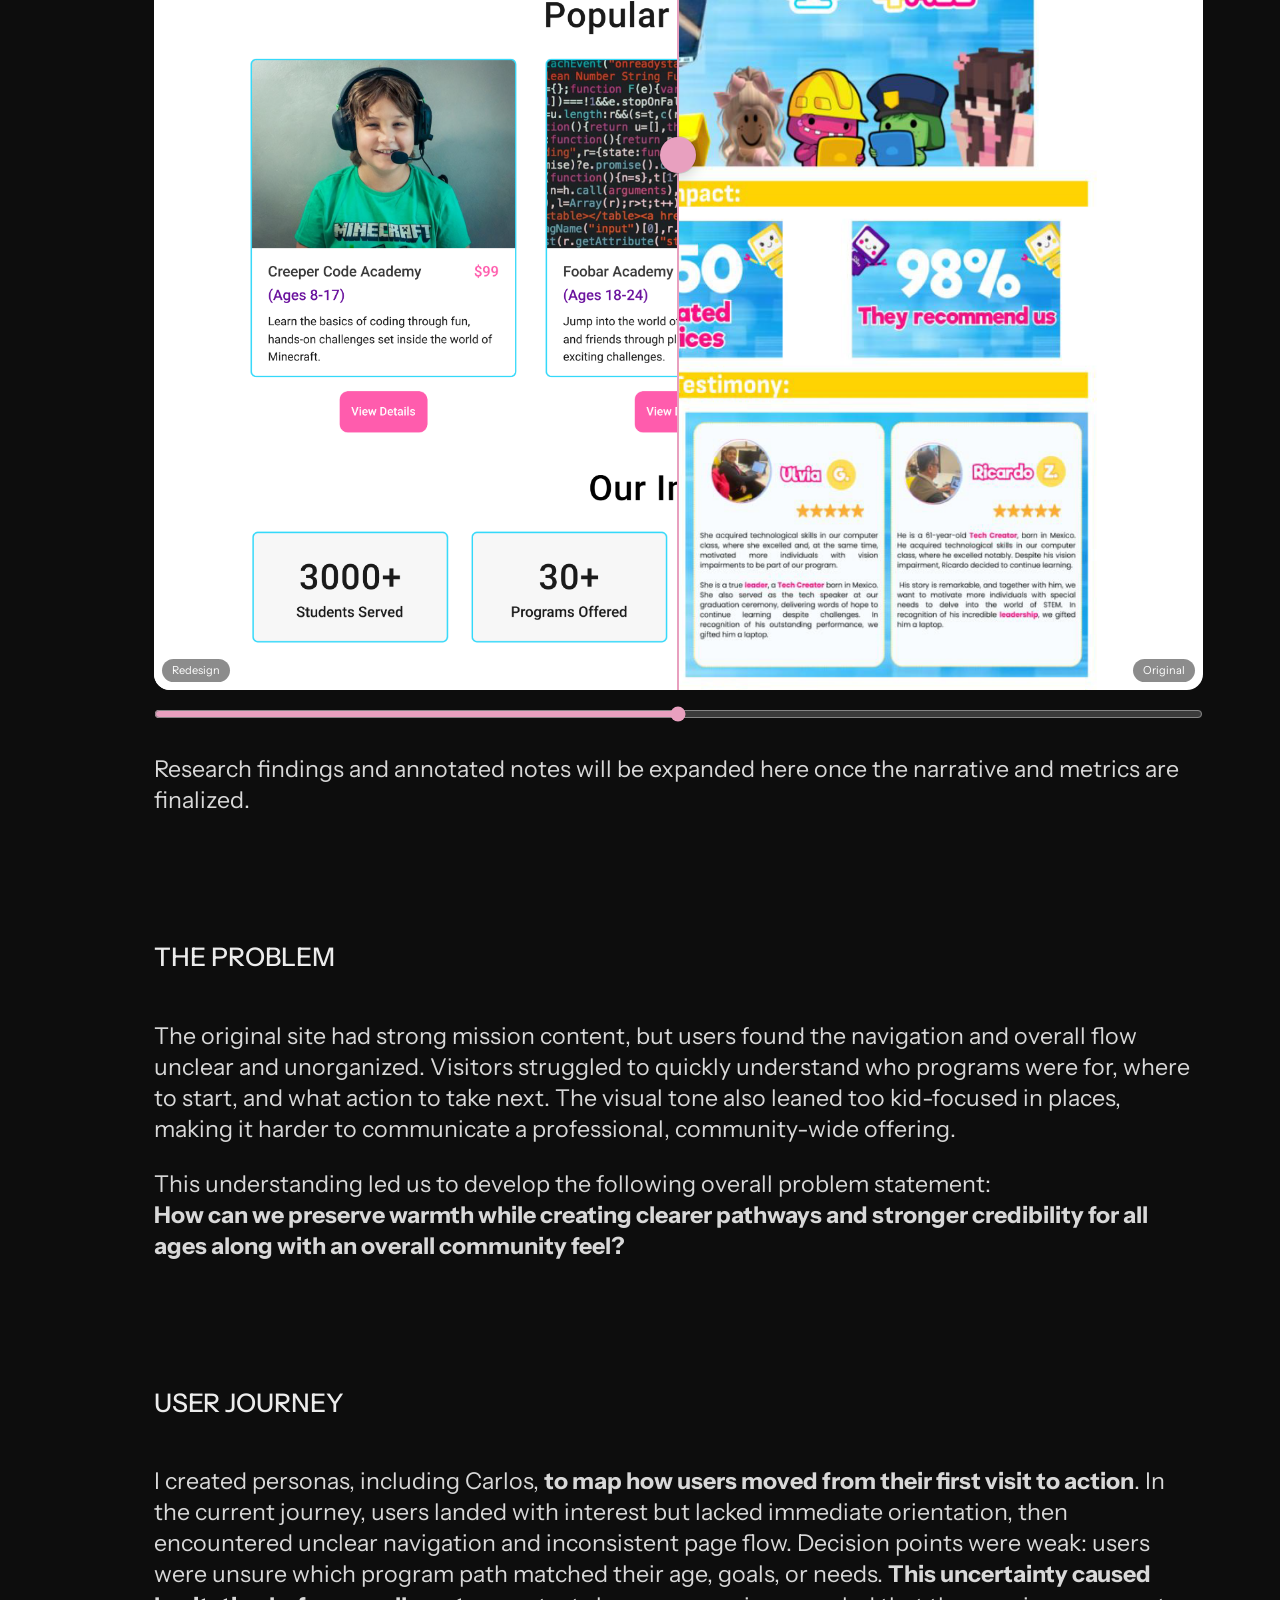
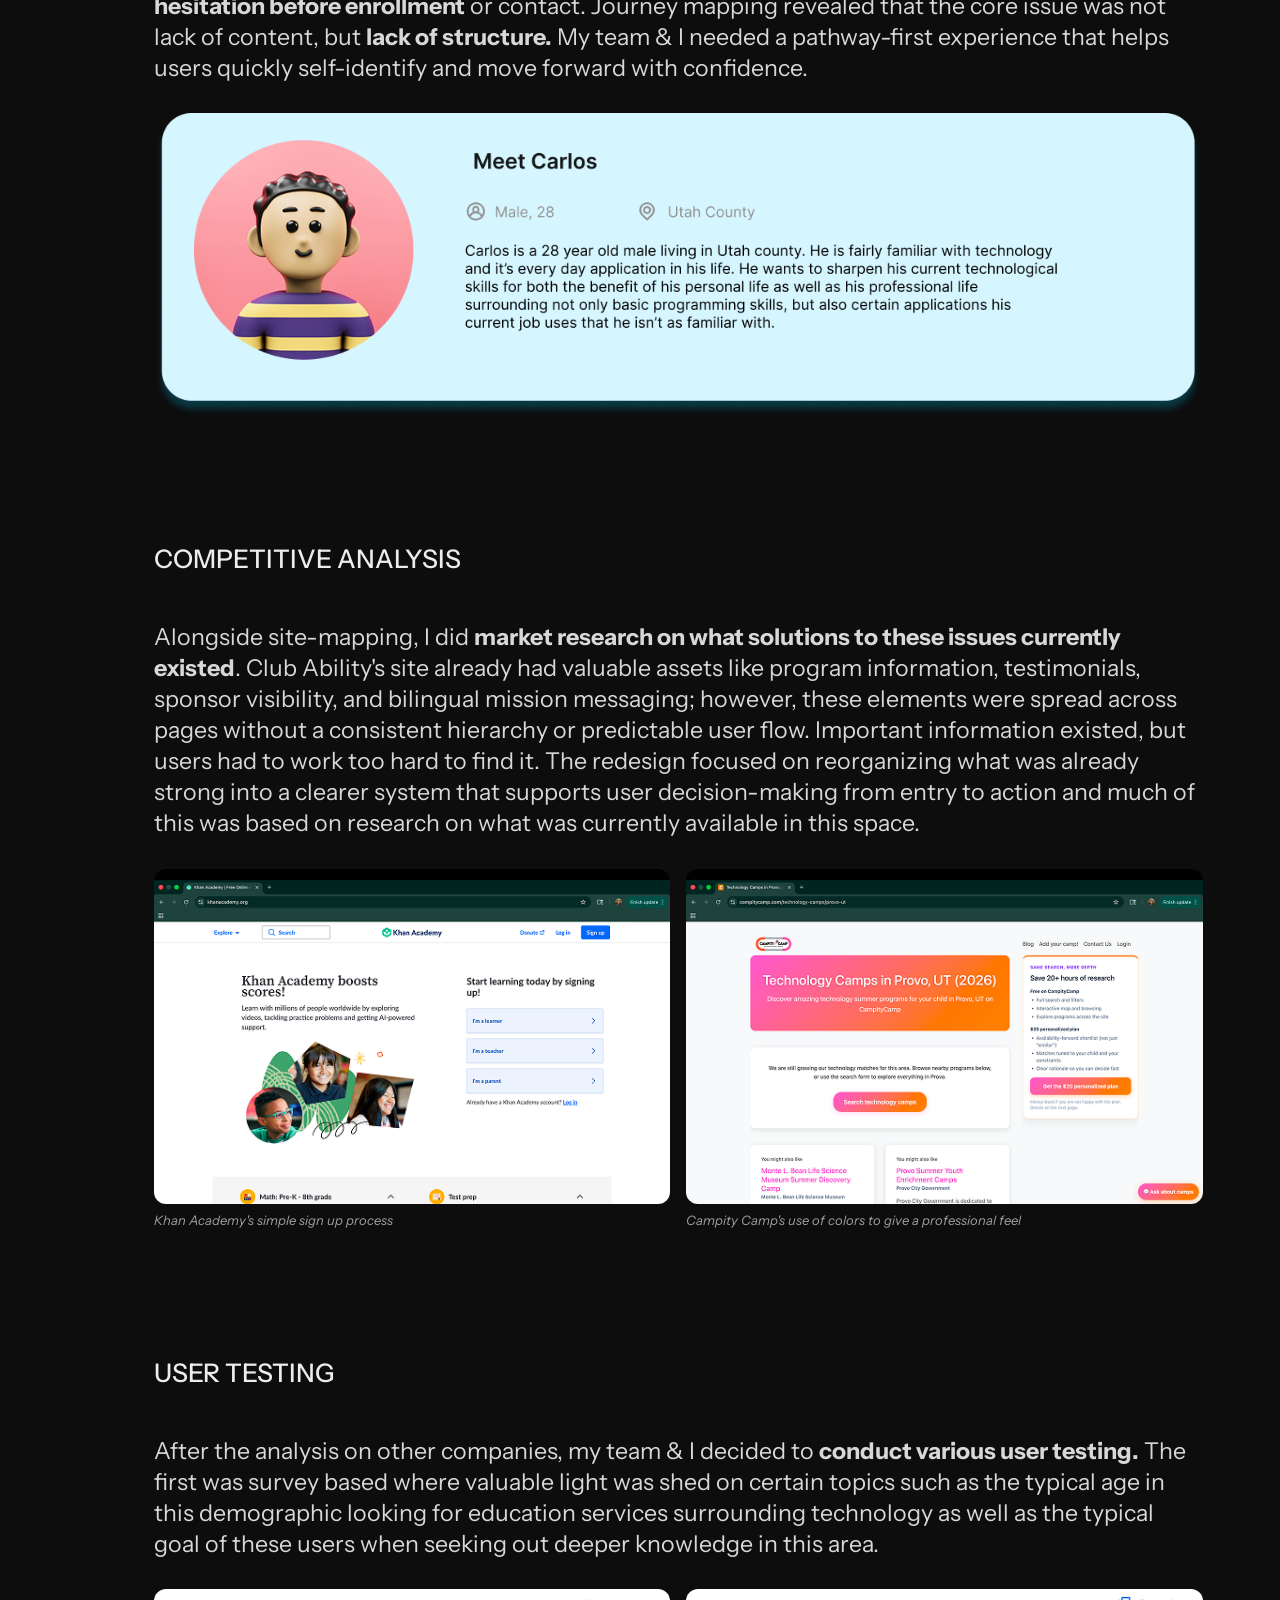
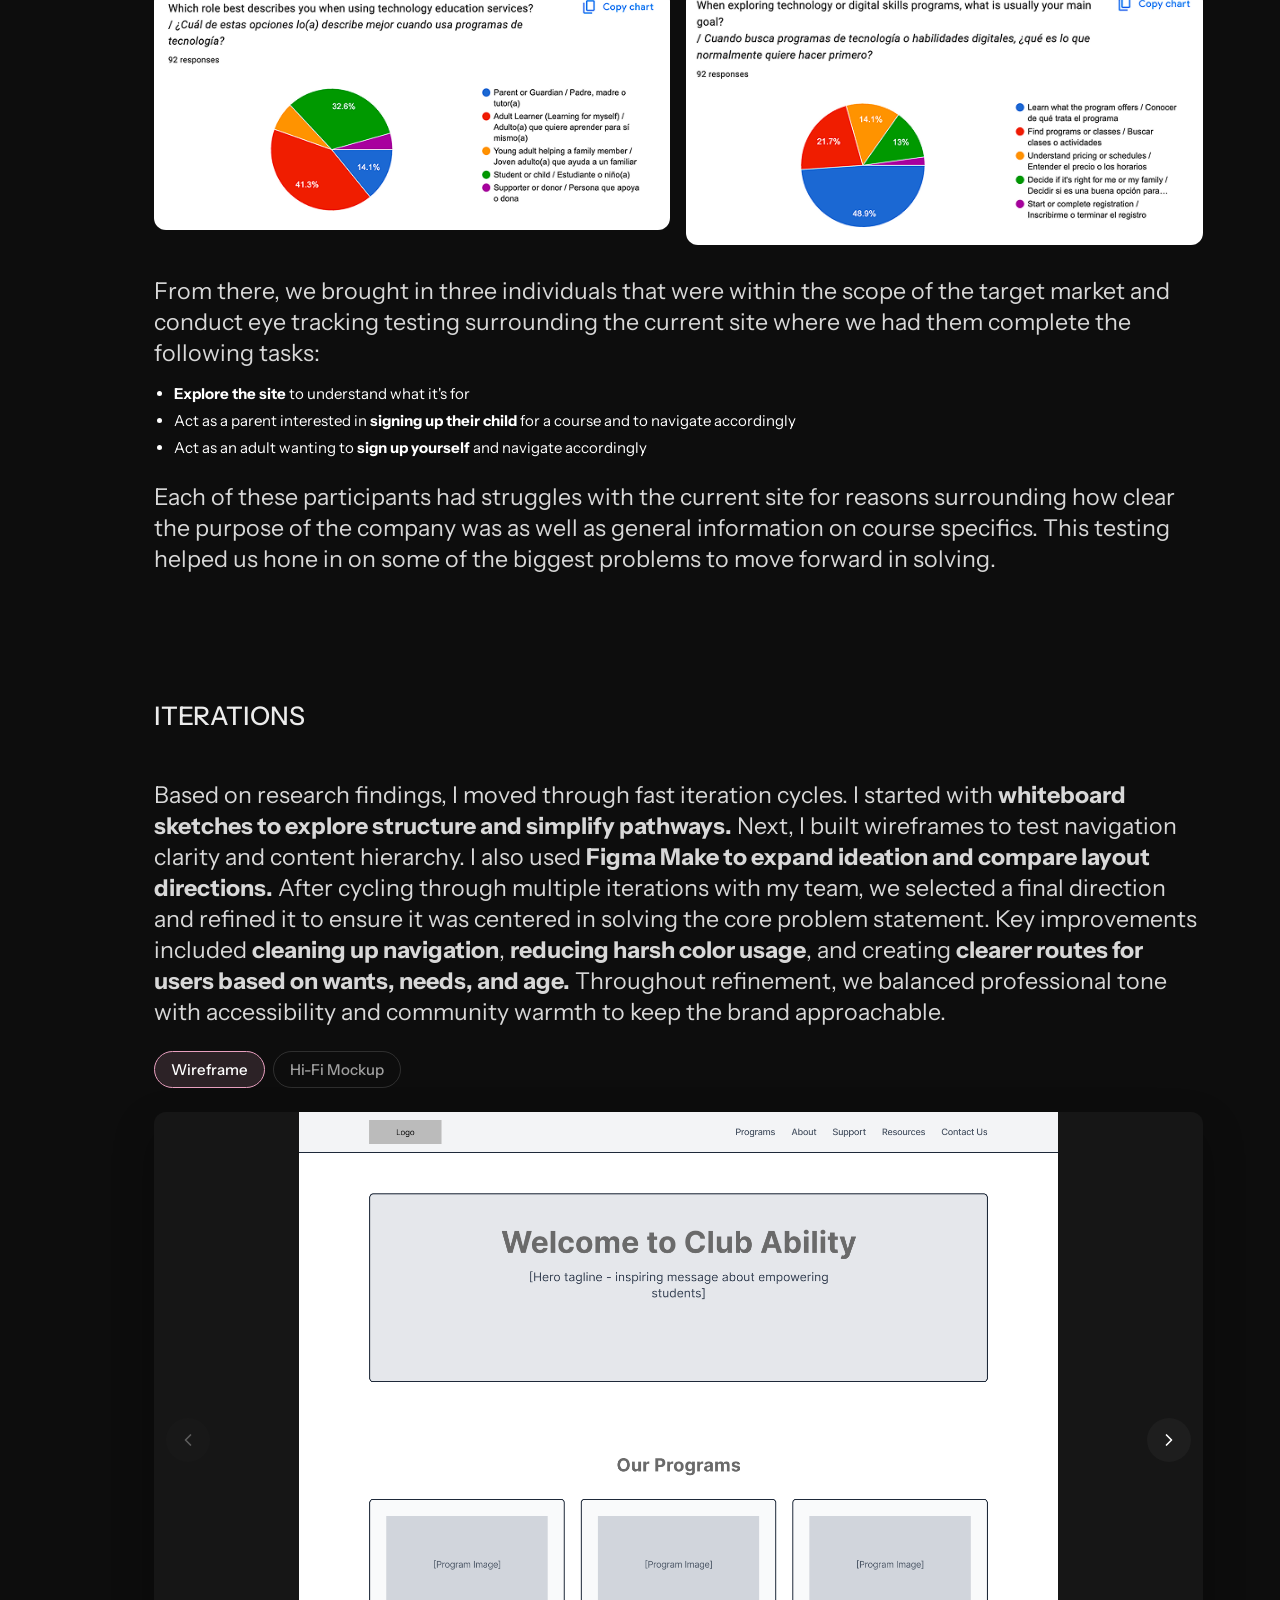
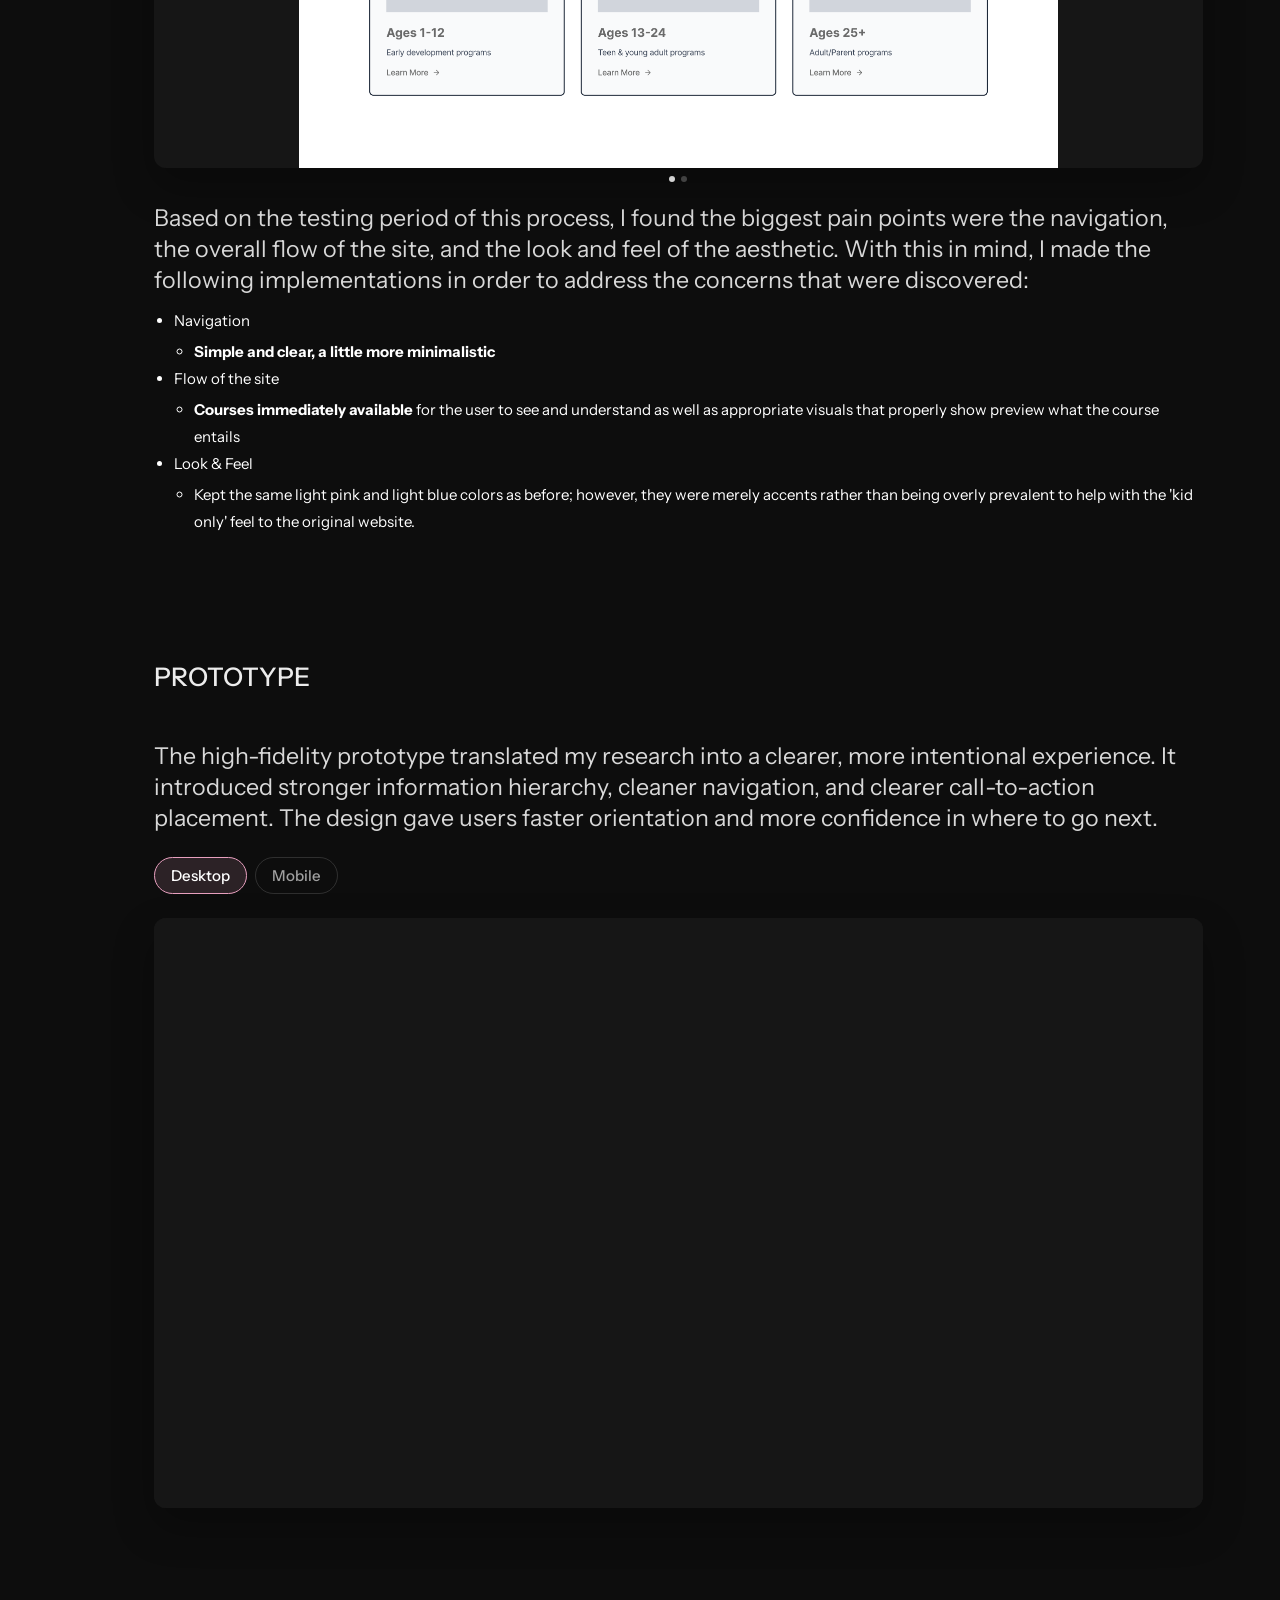
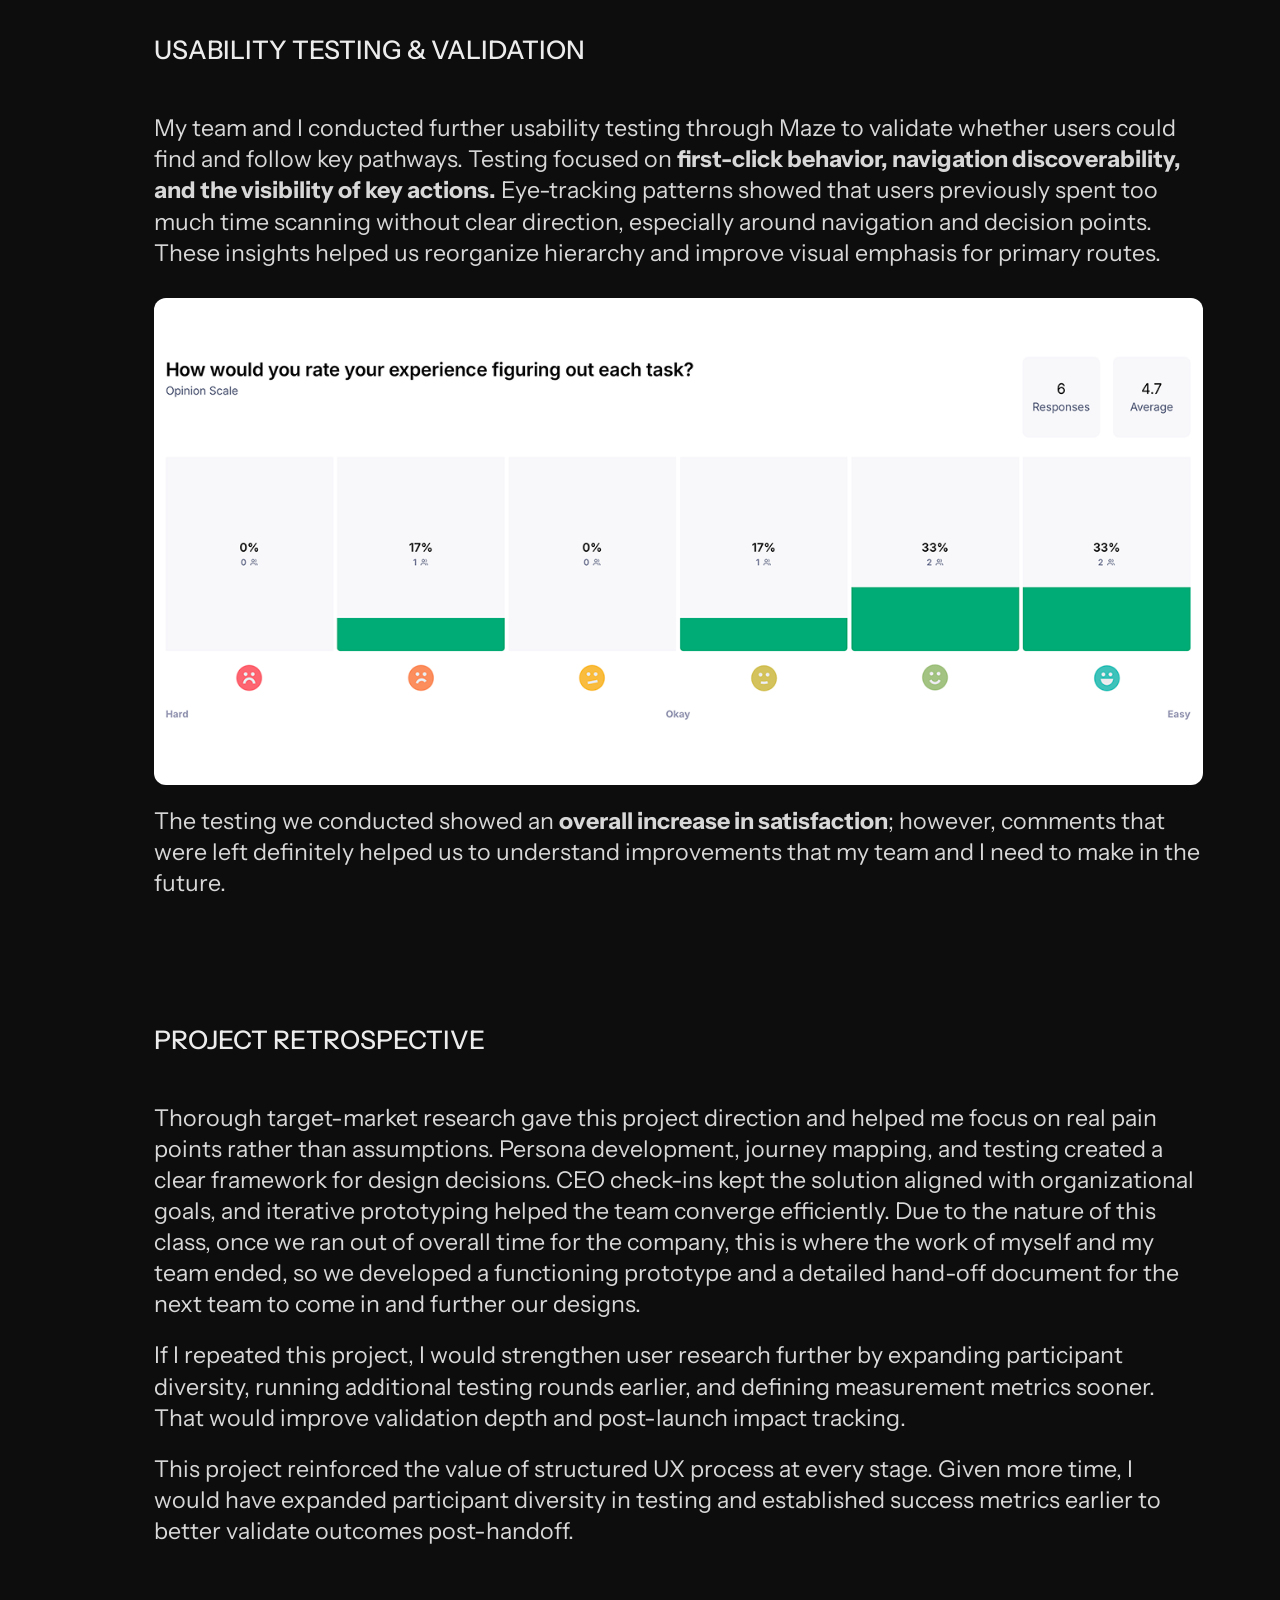
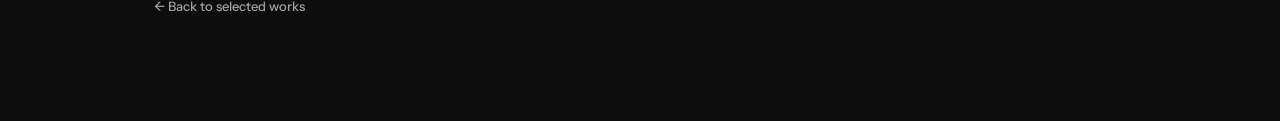
<file: pages/clubability.html>
<!DOCTYPE html>
<html lang="en">
  <head>
    <script>
      (function () {
        const stored = localStorage.getItem("theme");
        const preferred = window.matchMedia("(prefers-color-scheme: dark)").matches
          ? "dark"
          : "light";
        document.documentElement.setAttribute("data-theme", stored || preferred);
      })();
    </script>
    <meta charset="UTF-8" />
    <meta name="viewport" content="width=device-width, initial-scale=1.0" />
    <title>Club Ability  -  Case study</title>
    <link rel="preconnect" href="https://fonts.googleapis.com" />
    <link rel="preconnect" href="https://fonts.gstatic.com" crossorigin />
    <link
      href="https://fonts.googleapis.com/css2?family=Instrument+Sans:wght@400;500&display=swap"
      rel="stylesheet"
    />
    <link rel="stylesheet" href="../styles/tokens.css" />
    <link rel="stylesheet" href="../styles/global.css" />
    <link rel="stylesheet" href="../styles/components.css" />
    <link rel="stylesheet" href="../styles/layout.css?v=responsive-20260921-2" />
    <style>
      .clubability-meta {
        display: grid;
        grid-template-columns: repeat(2, minmax(0, 1fr));
        gap: var(--space-lg) var(--grid-gap);
        margin-top: var(--space-xl);
        margin-inline: auto;
        padding-top: var(--space-lg);
        border-top: 1px solid var(--color-bg-subtle);
        width: 100%;
        max-width: var(--max-width);
        text-align: center;
      }

      .clubability-meta__cell {
        min-width: 0;
      }

      .clubability-meta__label {
        margin: 0 0 var(--space-xs);
        font-family: var(--font-base);
        font-size: clamp(1.15rem, 2vw, 1.45rem);
        font-weight: var(--weight-medium);
        line-height: 1.34;
        color: var(--accent-club);
      }

      .clubability-meta__value {
        margin: 0;
        font-family: var(--font-base);
        font-size: clamp(1.15rem, 2vw, 1.45rem);
        font-weight: var(--weight-normal);
        line-height: 1.34;
        color: var(--color-text-secondary);
      }
    </style>
  </head>
  <body data-club-page>
    <header>
      <nav class="layout-nav" aria-label="Primary navigation">
        <a class="layout-nav__brand" href="../index.html">Jake Seegmiller  -  UX Designer</a>
        <div class="layout-nav__links">
          <a class="layout-nav__link" href="../index.html#works">Case Studies</a>
          <a class="layout-nav__link" href="../index.html#about">About Me</a>
        </div>
      </nav>
    </header>

    <main class="layout-case-study-main layout-case-study-main--aol" aria-label="Club Ability case study">
      <nav class="aol-case-nav" aria-label="Club Ability case study sections">
        <div class="aol-case-nav__rail" aria-hidden="true">
          <span class="aol-case-nav__progress"></span>
        </div>
        <a class="aol-case-nav__item" href="#club-overview" data-case-nav-link>
          <span class="aol-case-nav__dot" aria-hidden="true"></span>
          <span class="aol-case-nav__label">Overview</span>
        </a>
        <a class="aol-case-nav__item" href="#club-preview" data-case-nav-link>
          <span class="aol-case-nav__dot" aria-hidden="true"></span>
          <span class="aol-case-nav__label">Preview</span>
        </a>
        <a class="aol-case-nav__item" href="#club-problem" data-case-nav-link>
          <span class="aol-case-nav__dot" aria-hidden="true"></span>
          <span class="aol-case-nav__label">The Problem</span>
        </a>
        <a class="aol-case-nav__item" href="#club-user-journey" data-case-nav-link>
          <span class="aol-case-nav__dot" aria-hidden="true"></span>
          <span class="aol-case-nav__label">User Journey</span>
        </a>
        <a class="aol-case-nav__item" href="#club-competitive-analysis" data-case-nav-link>
          <span class="aol-case-nav__dot" aria-hidden="true"></span>
          <span class="aol-case-nav__label">Competitive Analysis</span>
        </a>
        <a class="aol-case-nav__item" href="#club-user-testing" data-case-nav-link>
          <span class="aol-case-nav__dot" aria-hidden="true"></span>
          <span class="aol-case-nav__label">User Testing</span>
        </a>
        <a class="aol-case-nav__item" href="#club-iterations" data-case-nav-link>
          <span class="aol-case-nav__dot" aria-hidden="true"></span>
          <span class="aol-case-nav__label">Iterations</span>
        </a>
        <a class="aol-case-nav__item" href="#club-prototype" data-case-nav-link>
          <span class="aol-case-nav__dot" aria-hidden="true"></span>
          <span class="aol-case-nav__label">Prototype</span>
        </a>
        <a class="aol-case-nav__item" href="#club-usability" data-case-nav-link>
          <span class="aol-case-nav__dot" aria-hidden="true"></span>
          <span class="aol-case-nav__label">Usability Testing</span>
        </a>
        <a class="aol-case-nav__item" href="#club-retrospective" data-case-nav-link>
          <span class="aol-case-nav__dot" aria-hidden="true"></span>
          <span class="aol-case-nav__label">Retrospective</span>
        </a>
      </nav>

      <a class="layout-case-study__back" href="../index.html#works">← Back to selected works</a>

      <article class="aol-case-study clubability-case-study">
        <header class="aol-case-study__hero" id="club-overview">
          <p class="aol-case-study__eyebrow">Club Ability</p>
          <h1 class="aol-case-study__title">Designing a More Professional First Impression</h1>
          <p class="aol-case-study__intro">
            Club Ability is a bilingual STEM and digital-skills organization serving diverse communities. As programs expanded across age groups, the CEO wanted the website to <strong>shift from a kid-centered feel to a more professional, community-centered experience.</strong> My goal was to make the site <strong>more clear, more organized, and easier to navigate </strong>for users with different needs, goals, and ages. My team and I used personas, journey mapping, market research, and usability testing with eye tracking to identify friction points. The final prototype improved navigation clarity, visual balance, and pathway guidance, then was handed off after stakeholder review.
          </p>
          <div class="clubability-meta" aria-label="Project metadata">
            <div class="clubability-meta__cell">
              <p class="clubability-meta__label">Role</p>
              <p class="clubability-meta__value">Designer &amp; UX Researcher</p>
            </div>
            <div class="clubability-meta__cell">
              <p class="clubability-meta__label">Team</p>
              <p class="clubability-meta__value">5 Designers, 1 Product Manager</p>
            </div>
            <div class="clubability-meta__cell">
              <p class="clubability-meta__label">Timeline</p>
              <p class="clubability-meta__value">January 2026 - April 2026</p>
            </div>
            <div class="clubability-meta__cell">
              <p class="clubability-meta__label">Tools</p>
              <p class="clubability-meta__value">Figma, FigJam, Figma Make</p>
            </div>
          </div>
        </header>

        <section class="aol-case-study__section" id="club-preview" aria-labelledby="club-preview-title">
          <h2 class="aol-case-study__section-title" id="club-preview-title">Preview</h2>
          <p class="aol-case-study__copy clubability-case-study__lede">
            Compare the original site with the redesigned direction. Drag the slider or use
            the control to explore both.
          </p>
          <div data-before-after aria-label="Before and after website comparison">
            <div
              class="clubability-compare"
              style="position: relative; width: 100%; overflow: hidden; border-radius: var(--radius-lg); user-select: none;"
            >
              <img
                src="../assets/images/clubability-case/original.png"
                alt="Club Ability original site"
                style="display: block; width: 100%; height: auto;"
              />
              <div
                class="clubability-compare__clip"
                style="position: absolute; inset: 0; overflow: hidden; width: 50%;"
              >
                <img
                  src="../assets/images/clubability-case/redesigned.png"
                  alt="Club Ability redesigned site"
                  style="display: block; width: 100%; height: 100%; object-fit: cover; object-position: left top;"
                />
              </div>
              <div
                class="clubability-compare__divider"
                style="position: absolute; top: 0; bottom: 0; width: 2px; background: var(--accent-club); left: 50%; transform: translateX(-50%); pointer-events: none;"
              >
                <span
                  class="clubability-compare__handle"
                  style="position: absolute; top: 50%; left: 50%; transform: translate(-50%, -50%); width: 36px; height: 36px; border-radius: 50%; background: var(--accent-club); box-shadow: 0 0 0 1px rgba(0, 0, 0, 0.12), 0 4px 14px rgba(0, 0, 0, 0.18); pointer-events: auto; cursor: ew-resize;"
                  aria-hidden="true"
                ></span>
              </div>
              <span
                style="position: absolute; top: var(--space-sm); left: var(--space-sm); font-size: var(--text-xs); color: #fff; background: rgba(0,0,0,0.45); padding: 3px 10px; border-radius: var(--radius-pill); pointer-events: none; transition: opacity var(--transition-base);"
              >
                Redesign
              </span>
              <span
                style="position: absolute; top: var(--space-sm); right: var(--space-sm); font-size: var(--text-xs); color: #fff; background: rgba(0,0,0,0.45); padding: 3px 10px; border-radius: var(--radius-pill); pointer-events: none; transition: opacity var(--transition-base);"
              >
                Original
              </span>
              <span
                style="position: absolute; bottom: var(--space-sm); left: var(--space-sm); font-size: var(--text-xs); color: #fff; background: rgba(0,0,0,0.45); padding: 3px 10px; border-radius: var(--radius-pill); pointer-events: none; transition: opacity var(--transition-base);"
              >
                Redesign
              </span>
              <span
                style="position: absolute; bottom: var(--space-sm); right: var(--space-sm); font-size: var(--text-xs); color: #fff; background: rgba(0,0,0,0.45); padding: 3px 10px; border-radius: var(--radius-pill); pointer-events: none; transition: opacity var(--transition-base);"
              >
                Original
              </span>
            </div>
            <input
              class="clubability-compare__range"
              type="range"
              min="0"
              max="100"
              value="50"
              aria-label="Slide to compare original and redesigned site"
            />
          </div>
          <p class="aol-case-study__copy">
            Research findings and annotated notes will be expanded here once the narrative
            and metrics are finalized.
          </p>
        </section>

        <section class="aol-case-study__section" id="club-problem" aria-labelledby="club-problem-title">
          <h2 class="aol-case-study__section-title" id="club-problem-title">The Problem</h2>
          <p class="aol-case-study__copy">
            The original site had strong mission content, but users found the navigation and
            overall flow unclear and unorganized. Visitors struggled to quickly understand who
            programs were for, where to start, and what action to take next. The visual tone
            also leaned too kid-focused in places, making it harder to communicate a
            professional, community-wide offering.
          </p>
          <p class="aol-case-study__copy">
            This understanding led us to develop the following overall problem statement:
            <br />            <strong>How can we preserve warmth while creating clearer pathways and stronger credibility for all ages along with an overall community feel?</strong>
          </p>
        </section>

        <section class="aol-case-study__section" id="club-user-journey" aria-labelledby="club-user-journey-title">
          <h2 class="aol-case-study__section-title" id="club-user-journey-title">User Journey</h2>
          <p class="aol-case-study__copy">
            I created personas, including Carlos,
            <strong>to map how users moved from their first visit to action</strong>. In the
            current journey, users landed with interest but lacked immediate orientation, then
            encountered unclear navigation and inconsistent page flow. Decision points were
            weak: users were unsure which program path matched their age, goals, or needs.
            <strong>This uncertainty caused hesitation before enrollment</strong> or contact.
            Journey mapping revealed that the core issue was not lack of content, but
            <strong>lack of structure.</strong> My team &amp; I needed a pathway-first experience
            that helps users quickly self-identify and move forward with confidence.
          </p>
          <a
            class="aol-case-study__media aol-case-study__media--wireframe"
            href="../assets/images/clubability-case/Persona Card.png"
            target="_blank"
            rel="noreferrer"
            aria-label="Open Carlos persona card image full size"
          >
            <img
              src="../assets/images/clubability-case/Persona Card.png"
              alt="Carlos persona card"
              loading="lazy"
              style="margin-top: 30px;"
            />
          </a>
        </section>

        <section class="aol-case-study__section" id="club-competitive-analysis" aria-labelledby="club-competitive-analysis-title">
          <h2 class="aol-case-study__section-title" id="club-competitive-analysis-title">Competitive Analysis</h2>
          <p class="aol-case-study__copy">
            Alongside site-mapping, I did
            <strong>market research on what solutions to these issues currently existed</strong>.
            Club Ability&apos;s site already had valuable assets like program information,
            testimonials, sponsor visibility, and bilingual mission messaging; however, these
            elements were spread across pages without a consistent hierarchy or predictable user
            flow. Important information existed, but users had to work too hard to find it. The
            redesign focused on reorganizing what was already strong into a clearer system that
            supports user decision-making from entry to action and much of this was based on
            research on what was currently available in this space.
          </p>
          <div class="case-study-image-pair" style="display: flex; gap: 16px; margin-top: 30px;">
            <figure style="width: 50%; display: flex; flex-direction: column;">
              <img
                src="../assets/images/clubability-case/COMPETITIVE_ANALYSIS_1.png"
                alt="Competitive analysis reference one"
                loading="lazy"
                style="width: 100%; height: auto; border-radius: var(--radius-md);"
              />
              <figcaption
                style="font-size: var(--text-sm); color: var(--color-text-secondary); font-style: italic; margin-top: 6px;"
              >
                Khan Academy&apos;s simple sign up process
              </figcaption>
            </figure>
            <figure style="width: 50%; display: flex; flex-direction: column;">
              <img
                src="../assets/images/clubability-case/COMPETITIVE_ANALYSIS_2.png"
                alt="Competitive analysis reference two"
                loading="lazy"
                style="width: 100%; height: auto; border-radius: var(--radius-md);"
              />
              <figcaption
                style="font-size: var(--text-sm); color: var(--color-text-secondary); font-style: italic; margin-top: 6px;"
              >
                Campity Camp&apos;s use of colors to give a professional feel
              </figcaption>
            </figure>
          </div>
        </section>

        <section
          class="aol-case-study__section"
          id="club-user-testing"
          aria-labelledby="club-user-testing-title"
          style="display: block;"
        >
          <h2 class="aol-case-study__section-title" id="club-user-testing-title">User Testing</h2>
          <p class="aol-case-study__copy" style="display: block; width: 100%;">
            After the analysis on other companies, my team &amp; I decided to
            <strong>conduct various user testing.</strong> The first was survey based where
            valuable light was shed on certain topics such as the typical age in this
            demographic looking for education services surrounding technology as well as the
            typical goal of these users when seeking out deeper knowledge in this area.
          </p>
          <div class="case-study-image-pair" style="display: flex; flex-direction: row; flex-wrap: nowrap; gap: 16px; margin-top: 30px; width: 100%;">
            <figure style="width: 50%; margin: 0; display: flex; flex-direction: column;">
              <img
                src="../assets/images/clubability-case/form_info_1.png"
                alt="Survey results page one"
                loading="lazy"
                style="width: 100%; height: auto; border-radius: var(--radius-md);"
              />
            </figure>
            <figure style="width: 50%; margin: 0; display: flex; flex-direction: column;">
              <img
                src="../assets/images/clubability-case/form_info_2.png"
                alt="Survey results page two"
                loading="lazy"
                style="width: 100%; height: auto; border-radius: var(--radius-md);"
              />
            </figure>
          </div>
          <p class="aol-case-study__copy" style="display: block; width: 100%; margin-top: 30px;">
            From there, we brought in three individuals that were within the scope of the
            target market and conduct eye tracking testing surrounding the current site where
            we had them complete the following tasks:
          </p>
          <ul
            style="display: block; width: 100%; margin-top: 12px; padding-left: 20px; font-size: var(--text-md);"
          >
            <li style="font-size: var(--text-md); line-height: var(--leading-loose); color: var(--color-text-primary);">
              <strong>Explore the site</strong> to understand what it&apos;s for
            </li>
            <li style="font-size: var(--text-md); line-height: var(--leading-loose); color: var(--color-text-primary);">
              Act as a parent interested in <strong>signing up their child</strong> for a course
              and to navigate accordingly
            </li>
            <li style="font-size: var(--text-md); line-height: var(--leading-loose); color: var(--color-text-primary);">
              Act as an adult wanting to <strong>sign up yourself</strong> and navigate
              accordingly
            </li>
          </ul>
          <p class="aol-case-study__copy" style="display: block; width: 100%; margin-top: 20px;">
            Each of these participants had struggles with the current site for reasons
            surrounding how clear the purpose of the company was as well as general information
            on course specifics. This testing helped us hone in on some of the biggest problems
            to move forward in solving.
          </p>
        </section>

        <section class="aol-case-study__section" id="club-iterations" aria-labelledby="club-iterations-title">
          <h2 class="aol-case-study__section-title" id="club-iterations-title">Iterations</h2>
          <p class="aol-case-study__copy clubability-case-study__lede">
Based on research findings, I moved through fast iteration cycles. I started with <strong>whiteboard sketches to explore structure and simplify pathways.</strong> Next, I built wireframes to test navigation clarity and content hierarchy. I also used <strong>Figma Make to expand ideation and compare layout directions.</strong> After cycling through multiple iterations with my team, we selected a final direction and refined it to ensure it was centered in solving the core problem statement. Key improvements included <strong>cleaning up navigation</strong>, <strong>reducing harsh color usage</strong>, and creating <strong>clearer routes for users based on wants, needs, and age.</strong> Throughout refinement, we balanced professional tone with accessibility and community warmth to keep the brand approachable.
          </p>
          <div class="clubability-tabs" data-iteration-tabs>
            <div class="clubability-tabs__tablist" role="tablist" aria-label="Iteration views">
              <button
                class="clubability-tabs__tab"
                type="button"
                role="tab"
                id="tab-club-wireframe"
                aria-selected="true"
                aria-controls="panel-club-wireframe"
                data-tab-id="wireframe"
              >
                Wireframe
              </button>
              <button
                class="clubability-tabs__tab"
                type="button"
                role="tab"
                id="tab-club-hifi"
                aria-selected="false"
                aria-controls="panel-club-hifi"
                tabindex="-1"
                data-tab-id="hifi"
              >
                Hi-Fi Mockup
              </button>
            </div>
            <div
              class="clubability-tabs__panel"
              role="tabpanel"
              id="panel-club-wireframe"
              aria-labelledby="tab-club-wireframe"
              data-tab-panel="wireframe"
            >
              <div class="clubability-slideshow" data-slideshow>
                <div
                  class="clubability-slideshow__viewport"
                  id="club-slideshow-wireframe-viewport"
                  aria-label="Wireframe slides"
                >
                  <div data-slide data-slide-index="0" data-slide-active>
                    <img
                      src="../assets/images/clubability-case/WIREFRAME_1.png"
                      alt="Club Ability wireframe  -  programs page"
                      loading="lazy"
                    />
                  </div>
                  <div data-slide data-slide-index="1">
                    <img
                      src="../assets/images/clubability-case/WIREFRAME_2.png"
                      alt="Club Ability wireframe  -  home page"
                      loading="lazy"
                    />
                  </div>
                  <button
                    class="clubability-slideshow__arrow clubability-slideshow__arrow--prev"
                    type="button"
                    data-slideshow-prev
                    aria-controls="club-slideshow-wireframe-viewport"
                    aria-label="Previous wireframe slide"
                  >
                    <svg xmlns="http://www.w3.org/2000/svg" viewBox="0 0 24 24" width="20" height="20" aria-hidden="true">
                      <path
                        fill="none"
                        stroke="currentColor"
                        stroke-width="2"
                        stroke-linecap="round"
                        stroke-linejoin="round"
                        d="M15 6l-6 6 6 6"
                      />
                    </svg>
                  </button>
                  <button
                    class="clubability-slideshow__arrow clubability-slideshow__arrow--next"
                    type="button"
                    data-slideshow-next
                    aria-controls="club-slideshow-wireframe-viewport"
                    aria-label="Next wireframe slide"
                  >
                    <svg xmlns="http://www.w3.org/2000/svg" viewBox="0 0 24 24" width="20" height="20" aria-hidden="true">
                      <path
                        fill="none"
                        stroke="currentColor"
                        stroke-width="2"
                        stroke-linecap="round"
                        stroke-linejoin="round"
                        d="M9 6l6 6-6 6"
                      />
                    </svg>
                  </button>
                </div>
                <div class="clubability-slideshow__dots" role="group" aria-label="Wireframe slides">
                  <button
                    type="button"
                    class="clubability-slideshow__dot"
                    data-slide-dot="0"
                    aria-label="Show wireframe slide 1"
                  ></button>
                  <button
                    type="button"
                    class="clubability-slideshow__dot"
                    data-slide-dot="1"
                    aria-label="Show wireframe slide 2"
                  ></button>
                </div>
              </div>
            </div>
            <div
              class="clubability-tabs__panel"
              role="tabpanel"
              id="panel-club-hifi"
              aria-labelledby="tab-club-hifi"
              hidden
              data-tab-panel="hifi"
            >
              <div class="clubability-slideshow" data-slideshow>
                <div
                  class="clubability-slideshow__viewport"
                  id="club-slideshow-hifi-viewport"
                  aria-label="Hi-Fi mockup slides"
                >
                  <div data-slide data-slide-index="0" data-slide-active>
                    <img
                      src="../assets/images/clubability-case/REDESIGN_1.png"
                      alt="Club Ability hi-fi mockup  -  programs page"
                      loading="lazy"
                    />
                  </div>
                  <div data-slide data-slide-index="1">
                    <img
                      src="../assets/images/clubability-case/REDESIGN_2.png"
                      alt="Club Ability hi-fi mockup  -  home page"
                      loading="lazy"
                    />
                  </div>
                  <button
                    class="clubability-slideshow__arrow clubability-slideshow__arrow--prev"
                    type="button"
                    data-slideshow-prev
                    aria-controls="club-slideshow-hifi-viewport"
                    aria-label="Previous hi-fi slide"
                  >
                    <svg xmlns="http://www.w3.org/2000/svg" viewBox="0 0 24 24" width="20" height="20" aria-hidden="true">
                      <path
                        fill="none"
                        stroke="currentColor"
                        stroke-width="2"
                        stroke-linecap="round"
                        stroke-linejoin="round"
                        d="M15 6l-6 6 6 6"
                      />
                    </svg>
                  </button>
                  <button
                    class="clubability-slideshow__arrow clubability-slideshow__arrow--next"
                    type="button"
                    data-slideshow-next
                    aria-controls="club-slideshow-hifi-viewport"
                    aria-label="Next hi-fi slide"
                  >
                    <svg xmlns="http://www.w3.org/2000/svg" viewBox="0 0 24 24" width="20" height="20" aria-hidden="true">
                      <path
                        fill="none"
                        stroke="currentColor"
                        stroke-width="2"
                        stroke-linecap="round"
                        stroke-linejoin="round"
                        d="M9 6l6 6-6 6"
                      />
                    </svg>
                  </button>
                </div>
                <div class="clubability-slideshow__dots" role="group" aria-label="Hi-Fi mockup slides">
                  <button
                    type="button"
                    class="clubability-slideshow__dot"
                    data-slide-dot="0"
                    aria-label="Show hi-fi slide 1"
                  ></button>
                  <button
                    type="button"
                    class="clubability-slideshow__dot"
                    data-slide-dot="1"
                    aria-label="Show hi-fi slide 2"
                  ></button>
                </div>
              </div>
            </div>
          </div>
          <p class="aol-case-study__copy" style="margin-top: 20px;">
            Based on the testing period of this process, I found the biggest pain points were
            the navigation, the overall flow of the site, and the look and feel of the
            aesthetic. With this in mind, I made the following implementations in order to address
            the concerns that were discovered:
          </p>
          <ul
            style="margin-top: 12px; padding-left: 20px; line-height: var(--leading-loose); font-size: var(--text-md); color: var(--color-text-primary);"
          >
            <li>
              Navigation
              <ul style="padding-left: 20px; margin-top: 4px;">
                <li style="font-size: var(--text-md); color: var(--color-text-primary);">
                  <strong>Simple and clear, a little more minimalistic</strong>
                </li>
              </ul>
            </li>
            <li>
              Flow of the site
              <ul style="padding-left: 20px; margin-top: 4px;">
                <li style="font-size: var(--text-md); color: var(--color-text-primary);">
                  <strong>Courses immediately available</strong> for the user to see and
                  understand as well as appropriate visuals that properly show preview what the
                  course entails
                </li>
              </ul>
            </li>
            <li>
              Look &amp; Feel
              <ul style="padding-left: 20px; margin-top: 4px;">
                <li style="font-size: var(--text-md); color: var(--color-text-primary);">
                  Kept the same light pink and light blue colors as before; however, they were
                  merely accents rather than being overly prevalent to help with the
                  &apos;kid only&apos; feel to the original website.
                </li>
              </ul>
            </li>
          </ul>
        </section>

        <section class="aol-case-study__section" id="club-prototype" aria-labelledby="club-prototype-title">
          <h2 class="aol-case-study__section-title" id="club-prototype-title">Prototype</h2>
          <p class="aol-case-study__copy clubability-case-study__lede">
            The high-fidelity prototype translated my research into a clearer, more intentional experience. It introduced stronger information hierarchy, cleaner navigation, and clearer call-to-action placement. The design gave users faster orientation and more confidence in where to go next. 
          </p>
          <div
            class="clubability-proto"
            data-clubability-proto
            data-embed-desktop="https://embed.figma.com/proto/hopWraNJqgYvZDV2VNHrz3/Club-Ability-Redesign?node-id=424-7199&amp;viewport=1547%2C-366%2C0.03&amp;scaling=scale-down&amp;content-scaling=fixed&amp;starting-point-node-id=424%3A7199&amp;page-id=0%3A1&amp;embed-host=share"
            data-embed-mobile="https://embed.figma.com/proto/C5P59HSkyQ3dFtJbd6HfVA/Surface-Comps?node-id=13-4746&amp;p=f&amp;viewport=-12830%2C277%2C0.65&amp;scaling=scale-down&amp;content-scaling=fixed&amp;starting-point-node-id=13%3A4746&amp;page-id=13%3A4332&amp;embed-host=share"
          >
            <div class="clubability-proto__toolbar" role="group" aria-label="Prototype frame size">
              <button
                class="clubability-proto__size-btn is-active"
                type="button"
                data-proto-size="desktop"
                aria-pressed="true"
              >
                Desktop
              </button>
              <button
                class="clubability-proto__size-btn"
                type="button"
                data-proto-size="mobile"
                aria-pressed="false"
              >
                Mobile
              </button>
            </div>
            <p class="clubability-proto__placeholder aol-case-study__copy" data-clubability-proto-empty>
              Add <code class="clubability-proto__code">data-embed-desktop</code> and
              <code class="clubability-proto__code">data-embed-mobile</code> on the
              prototype block with your Figma embed URLs.
            </p>
            <div class="clubability-proto__stage" data-clubability-proto-stage hidden>
              <div class="clubability-proto__embed clubability-proto__embed--desktop" data-proto-embed="desktop">
                <div class="clubability-proto__skeleton" aria-hidden="true"></div>
                <iframe
                  class="clubability-proto__iframe"
                  title="Club Ability Figma prototype  -  desktop"
                  loading="lazy"
                  allowfullscreen
                ></iframe>
              </div>
              <div
                class="clubability-proto__embed clubability-proto__embed--mobile"
                data-proto-embed="mobile"
                hidden
              >
                <div class="clubability-proto__skeleton" aria-hidden="true"></div>
                <iframe
                  class="clubability-proto__iframe"
                  title="Club Ability Figma prototype  -  mobile"
                  loading="lazy"
                  allowfullscreen
                ></iframe>
              </div>
            </div>
          </div>
        </section>

        <section class="aol-case-study__section" id="club-usability" aria-labelledby="club-usability-title">
          <h2 class="aol-case-study__section-title" id="club-usability-title">Usability Testing &amp; Validation</h2>
          <p class="aol-case-study__copy">
            My team and I conducted further usability testing through Maze to validate whether
            users could find and follow key pathways. Testing focused on
            <strong>first-click behavior, navigation discoverability, and the visibility of key actions.</strong>
            Eye-tracking patterns showed that users previously spent too much time scanning
            without clear direction, especially around navigation and decision points. These
            insights helped us reorganize hierarchy and improve visual emphasis for primary
            routes.
          </p>
          <img
            src="../assets/images/clubability-case/MAZE_TESTING.png"
            alt="Maze usability testing results"
            loading="lazy"
            style="width: 100%; height: auto; border-radius: var(--radius-md); margin-top: 30px;"
          />
          <p class="aol-case-study__copy" style="margin-top: 20px;">
            The testing we conducted showed an
            <strong>overall increase in satisfaction</strong>; however, comments that were left
            definitely helped us to understand improvements that my team and I need to make in
            the future.
          </p>
        </section>

        <section class="aol-case-study__section" id="club-retrospective" aria-labelledby="club-retrospective-title">
          <h2 class="aol-case-study__section-title" id="club-retrospective-title">Project Retrospective</h2>
          <p class="aol-case-study__copy">
            Thorough target-market research gave this project direction and helped me focus on
            real pain points rather than assumptions. Persona development, journey mapping, and
            testing created a clear framework for design decisions. CEO check-ins kept the
            solution aligned with organizational goals, and iterative prototyping helped the
            team converge efficiently. Due to the nature of this class, once we ran out of overall
            time for the company, this is where the work of myself and my team ended, so we
            developed a functioning prototype and a detailed hand-off document for the next team
            to come in and further our designs.
          </p>
          <p class="aol-case-study__copy" style="margin-top: 20px;">
            If I repeated this project, I would strengthen user research further by expanding
            participant diversity, running additional testing rounds earlier, and defining
            measurement metrics sooner. That would improve validation depth and post-launch
            impact tracking.
          </p>
          <p class="aol-case-study__copy" style="margin-top: 20px;">
            This project reinforced the value of structured UX process at every stage. Given more
            time, I would have expanded participant diversity in testing and established success
            metrics earlier to better validate outcomes post-handoff.
          </p>
        </section>
      </article>

      <a class="layout-case-study__back layout-case-study__back--bottom" href="../index.html#works">← Back to selected works</a>
    </main>

    <script src="../scripts/main.js"></script>
    <script>
      (function () {
        "use strict";

        var prefersReduced =
          window.matchMedia &&
          window.matchMedia("(prefers-reduced-motion: reduce)").matches;

        function initSlideshow(root) {
          var viewport = root.querySelector(".clubability-slideshow__viewport");
          if (!viewport) return;

          var slides = Array.from(viewport.querySelectorAll("[data-slide]"));
          if (slides.length < 2) return;

          var prevBtn = root.querySelector("[data-slideshow-prev]");
          var nextBtn = root.querySelector("[data-slideshow-next]");
          var timerId = null;

          function getActiveIndex() {
            for (var i = 0; i < slides.length; i++) {
              if (slides[i].hasAttribute("data-slide-active")) {
                return i;
              }
            }
            return 0;
          }

          function updateArrowDim() {
            var i = getActiveIndex();
            var last = slides.length - 1;
            if (prevBtn) {
              prevBtn.classList.toggle("clubability-slideshow__arrow--dim", i === 0);
            }
            if (nextBtn) {
              nextBtn.classList.toggle("clubability-slideshow__arrow--dim", i === last);
            }
          }

          var dotsRoot = root.querySelector(".clubability-slideshow__dots");
          var dotButtons = dotsRoot
            ? Array.from(dotsRoot.querySelectorAll("[data-slide-dot]"))
            : [];

          function updateDots() {
            var i = getActiveIndex();
            dotButtons.forEach(function (btn) {
              var idx = parseInt(btn.getAttribute("data-slide-dot"), 10);
              var on = idx === i;
              btn.classList.toggle("is-active", on);
              if (on) {
                btn.setAttribute("aria-current", "true");
              } else {
                btn.removeAttribute("aria-current");
              }
            });
          }

          function goToInternal(nextIdx) {
            nextIdx = (nextIdx + slides.length) % slides.length;
            slides.forEach(function (s) {
              s.removeAttribute("data-slide-active");
            });
            slides[nextIdx].setAttribute("data-slide-active", "");
            updateArrowDim();
            updateDots();
          }

          function scheduleNext() {
            clearTimeout(timerId);
            if (prefersReduced) return;
            timerId = setTimeout(function () {
              var i = getActiveIndex();
              goToInternal((i + 1) % slides.length);
              scheduleNext();
            }, 12000);
          }

          function goTo(nextIdx) {
            goToInternal(nextIdx);
            scheduleNext();
          }

          if (prevBtn) {
            prevBtn.addEventListener("click", function () {
              goTo(getActiveIndex() - 1);
            });
          }
          if (nextBtn) {
            nextBtn.addEventListener("click", function () {
              goTo(getActiveIndex() + 1);
            });
          }

          dotButtons.forEach(function (btn) {
            btn.addEventListener("click", function () {
              var idx = parseInt(btn.getAttribute("data-slide-dot"), 10);
              if (Number.isNaN(idx)) return;
              goTo(idx);
            });
          });

          updateArrowDim();
          updateDots();
          scheduleNext();
        }

        document.querySelectorAll("[data-slideshow]").forEach(function (root) {
          initSlideshow(root);
        });

        function initClubAbilityPrototypeToggle() {
          var root = document.querySelector("[data-clubability-proto]");
          if (!root) return;

          var emptyEl = root.querySelector("[data-clubability-proto-empty]");
          var stage = root.querySelector("[data-clubability-proto-stage]");
          var dUrl = (root.getAttribute("data-embed-desktop") || "").trim();
          var mUrl = (root.getAttribute("data-embed-mobile") || "").trim();

          if (!dUrl && !mUrl) {
            return;
          }

          if (emptyEl) {
            emptyEl.hidden = true;
          }
          if (stage) {
            stage.hidden = false;
          }

          var desktopBtn = root.querySelector('[data-proto-size="desktop"]');
          var mobileBtn = root.querySelector('[data-proto-size="mobile"]');
          var desktopWrap = root.querySelector('[data-proto-embed="desktop"]');
          var mobileWrap = root.querySelector('[data-proto-embed="mobile"]');
          var desktopIframe = desktopWrap ? desktopWrap.querySelector("iframe") : null;
          var mobileIframe = mobileWrap ? mobileWrap.querySelector("iframe") : null;

          if (desktopBtn) {
            desktopBtn.disabled = !dUrl;
          }
          if (mobileBtn) {
            mobileBtn.disabled = !mUrl;
          }

          function bindOnceLoad(embed, iframe) {
            if (!embed || !iframe) return;
            function onLoad() {
              embed.classList.add("is-loaded");
              iframe.removeEventListener("load", onLoad);
            }
            iframe.addEventListener("load", onLoad);
          }

          function loadEmbed(which) {
            var url = which === "desktop" ? dUrl : mUrl;
            var wrap = which === "desktop" ? desktopWrap : mobileWrap;
            var iframe = which === "desktop" ? desktopIframe : mobileIframe;
            if (!url || !wrap || !iframe) return;
            if (iframe.getAttribute("src") === url) {
              wrap.classList.add("is-loaded");
              return;
            }
            wrap.classList.remove("is-loaded");
            bindOnceLoad(wrap, iframe);
            iframe.setAttribute("src", url);
          }

          function setView(which) {
            if (desktopBtn) {
              desktopBtn.setAttribute(
                "aria-pressed",
                which === "desktop" ? "true" : "false"
              );
              desktopBtn.classList.toggle("is-active", which === "desktop");
            }
            if (mobileBtn) {
              mobileBtn.setAttribute("aria-pressed", which === "mobile" ? "true" : "false");
              mobileBtn.classList.toggle("is-active", which === "mobile");
            }
            if (desktopWrap) {
              desktopWrap.hidden = which !== "desktop";
            }
            if (mobileWrap) {
              mobileWrap.hidden = which !== "mobile";
            }
            if (which === "desktop" && dUrl) {
              loadEmbed("desktop");
            }
            if (which === "mobile" && mUrl) {
              loadEmbed("mobile");
            }
          }

          var initial = dUrl ? "desktop" : "mobile";
          setView(initial);

          if (desktopBtn) {
            desktopBtn.addEventListener("click", function () {
              if (desktopBtn.disabled || !dUrl) return;
              setView("desktop");
            });
          }
          if (mobileBtn) {
            mobileBtn.addEventListener("click", function () {
              if (mobileBtn.disabled || !mUrl) return;
              setView("mobile");
            });
          }
        }

        initClubAbilityPrototypeToggle();
      })();
    </script>
  </body>
</html>
</file>
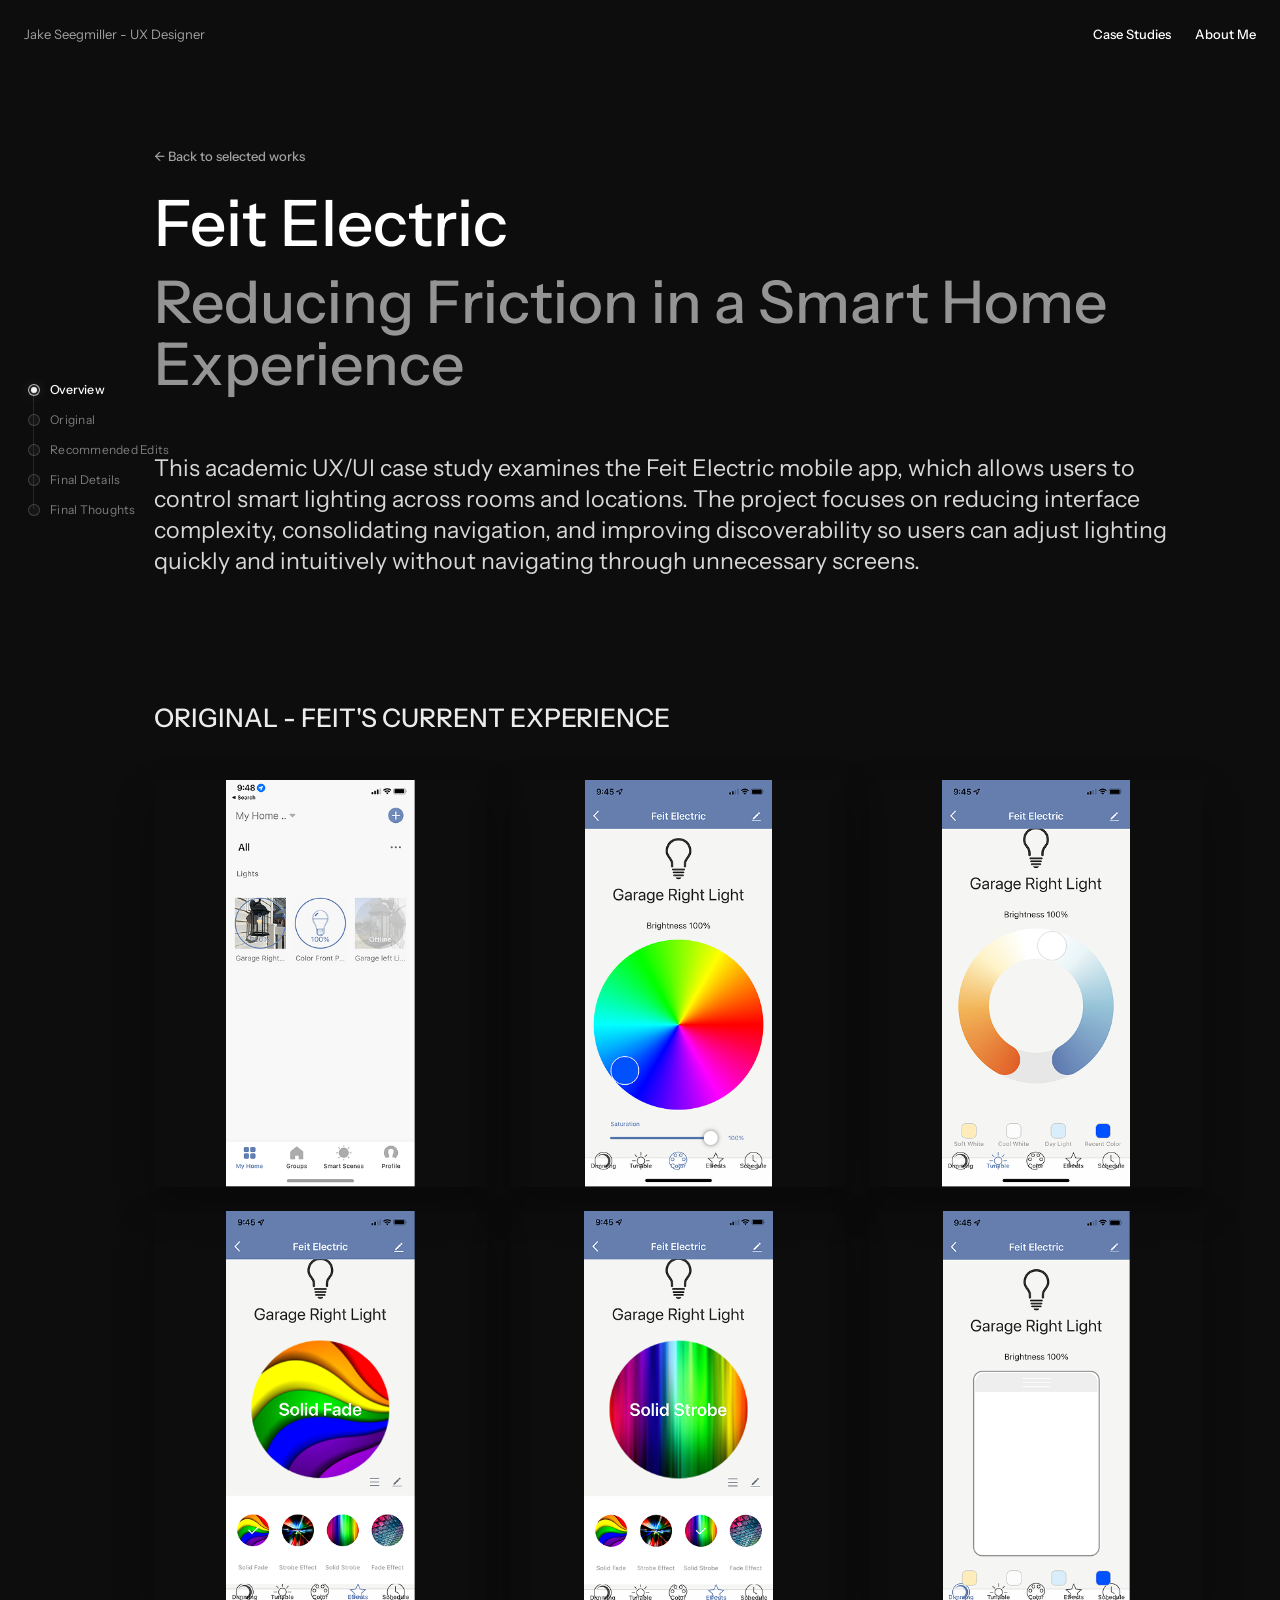
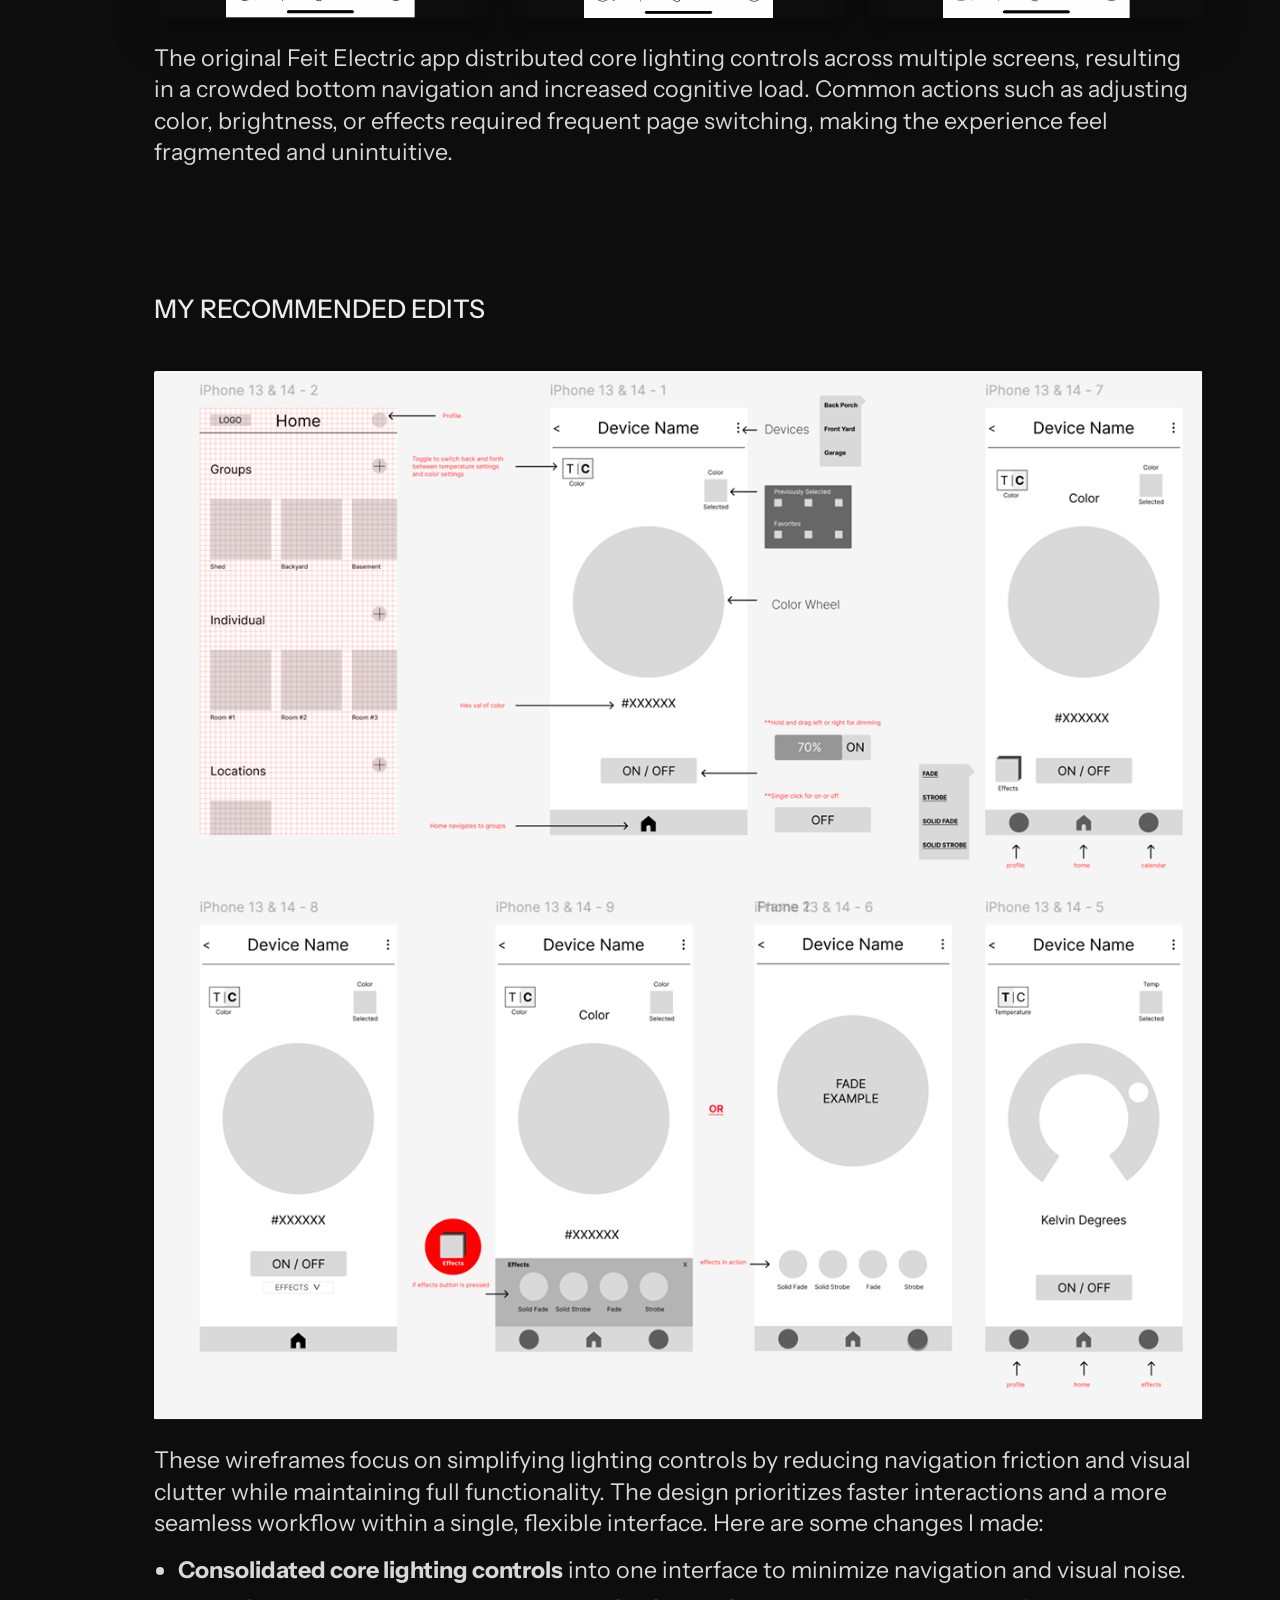
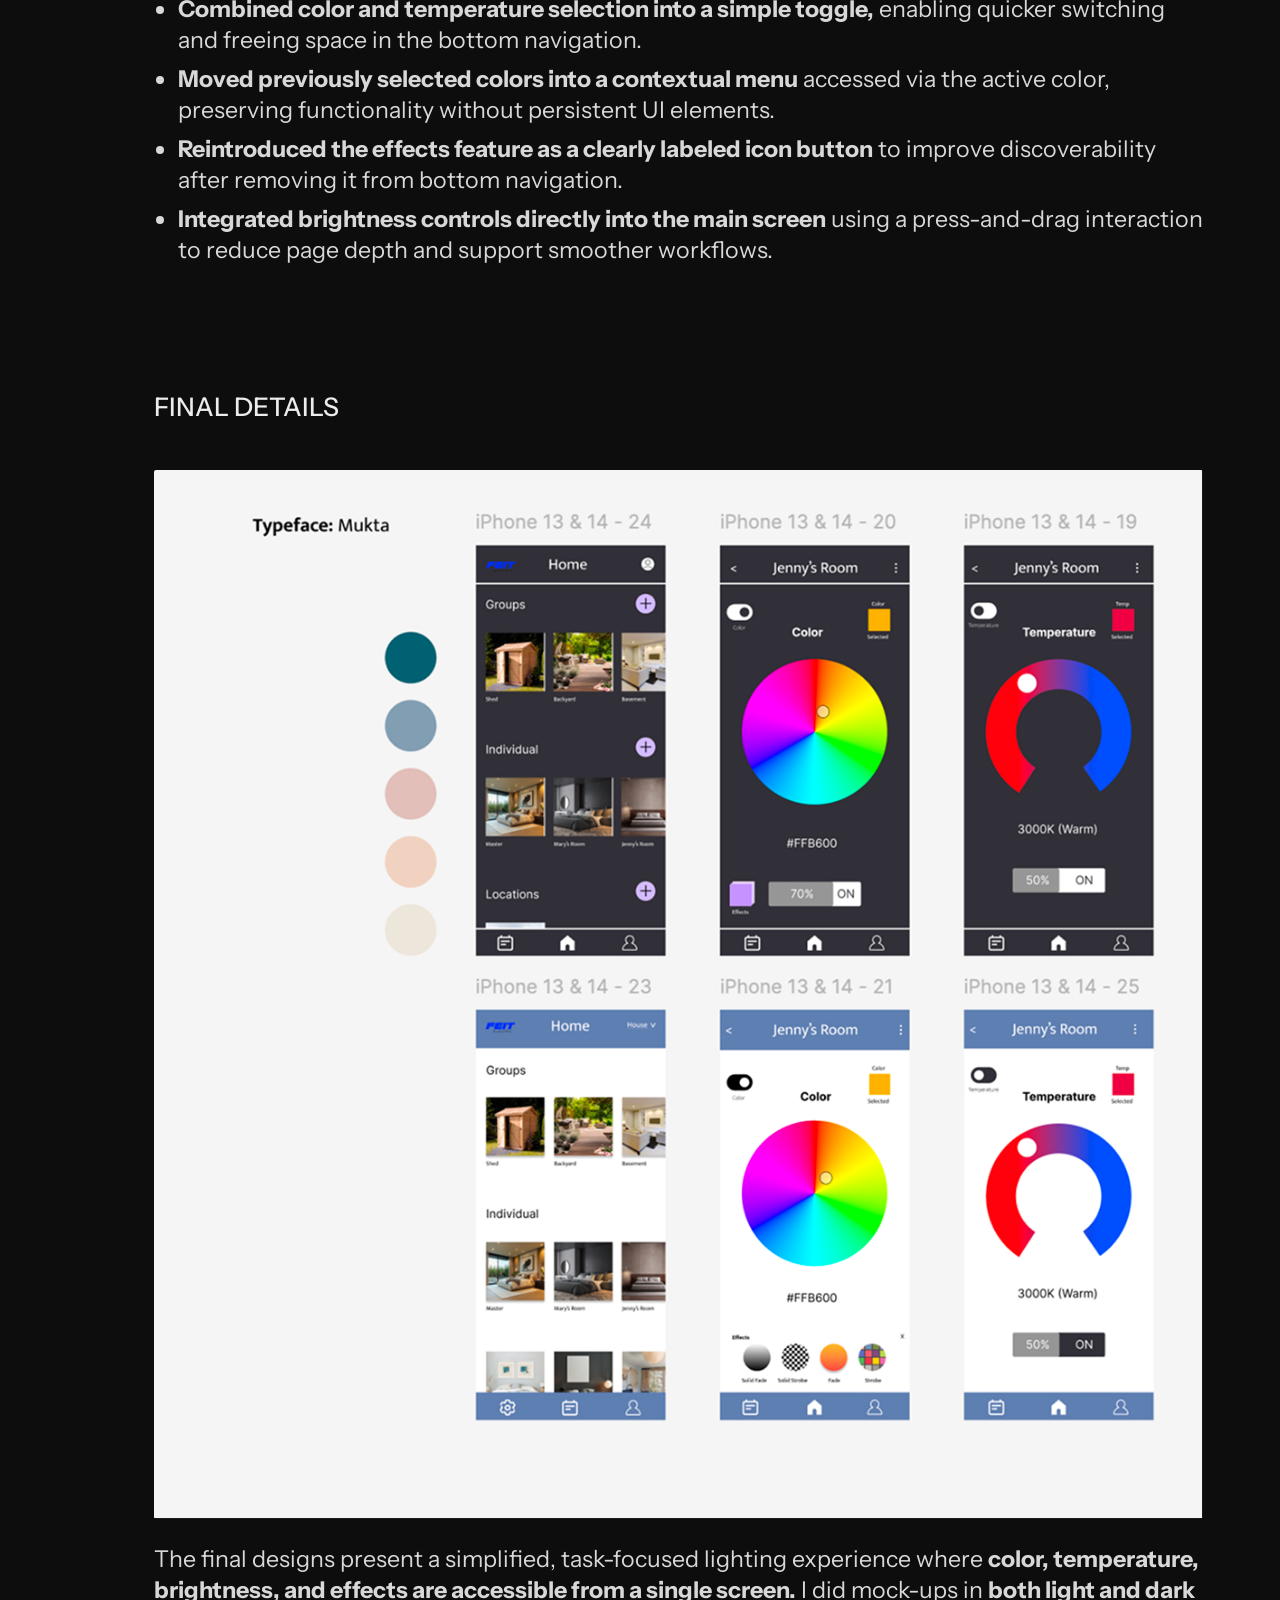
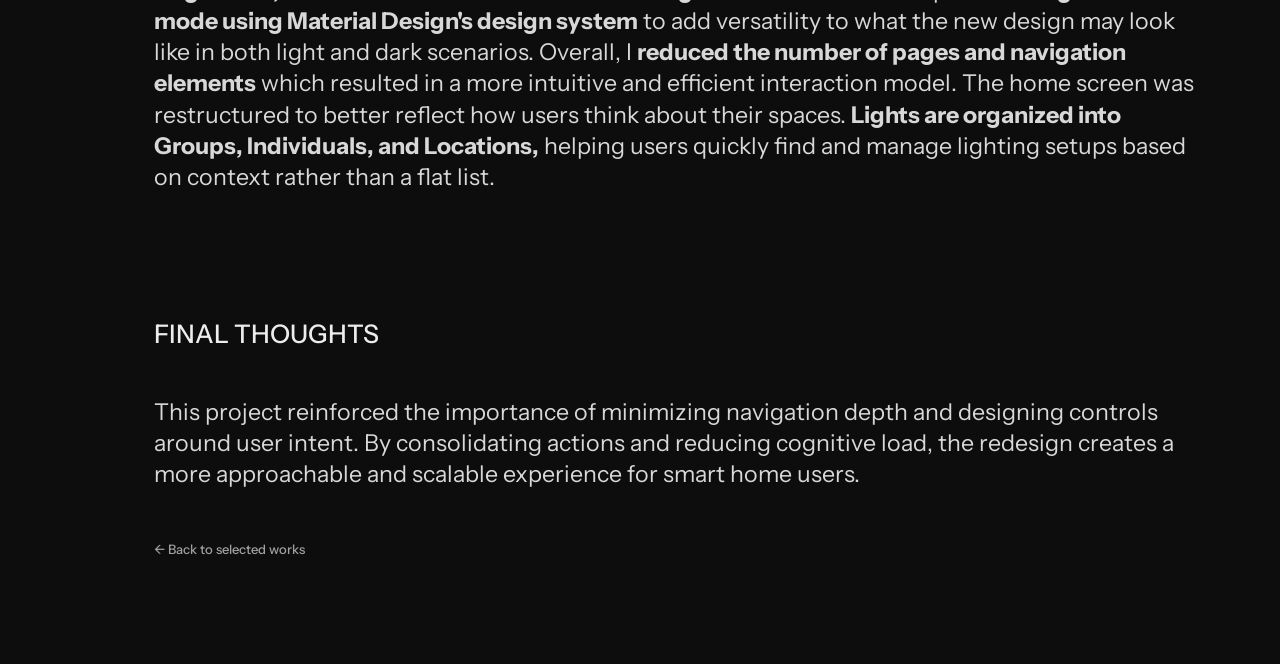
<file: pages/feit-electric.html>
<!DOCTYPE html>
<html lang="en">
  <head>
    <script>
      (function () {
        const stored = localStorage.getItem("theme");
        const preferred = window.matchMedia("(prefers-color-scheme: dark)").matches
          ? "dark"
          : "light";
        document.documentElement.setAttribute("data-theme", stored || preferred);
      })();
    </script>
    <meta charset="UTF-8" />
    <meta name="viewport" content="width=device-width, initial-scale=1.0" />
    <title>Feit Electric  -  Case study</title>
    <link rel="preconnect" href="https://fonts.googleapis.com" />
    <link rel="preconnect" href="https://fonts.gstatic.com" crossorigin />
    <link
      href="https://fonts.googleapis.com/css2?family=Instrument+Sans:wght@400;500&display=swap"
      rel="stylesheet"
    />
    <link rel="stylesheet" href="../styles/tokens.css" />
    <link rel="stylesheet" href="../styles/global.css" />
    <link rel="stylesheet" href="../styles/components.css" />
    <link rel="stylesheet" href="../styles/layout.css?v=responsive-20260921-2" />
  </head>
  <body>
    <header>
      <nav class="layout-nav" aria-label="Primary navigation">
        <a class="layout-nav__brand" href="../index.html">Jake Seegmiller  -  UX Designer</a>
        <div class="layout-nav__links">
          <a class="layout-nav__link" href="../index.html#works">Case Studies</a>
          <a class="layout-nav__link" href="../index.html#about">About Me</a>
        </div>
      </nav>
    </header>

    <main class="layout-case-study-main layout-case-study-main--aol" aria-label="Feit Electric case study">
      <nav class="aol-case-nav" aria-label="Feit Electric case study sections">
        <div class="aol-case-nav__rail" aria-hidden="true">
          <span class="aol-case-nav__progress"></span>
        </div>
        <a class="aol-case-nav__item" href="#feit-overview" data-case-nav-link>
          <span class="aol-case-nav__dot" aria-hidden="true"></span>
          <span class="aol-case-nav__label">Overview</span>
        </a>
        <a class="aol-case-nav__item" href="#feit-original" data-case-nav-link>
          <span class="aol-case-nav__dot" aria-hidden="true"></span>
          <span class="aol-case-nav__label">Original</span>
        </a>
        <a class="aol-case-nav__item" href="#feit-edits" data-case-nav-link>
          <span class="aol-case-nav__dot" aria-hidden="true"></span>
          <span class="aol-case-nav__label">Recommended Edits</span>
        </a>
        <a class="aol-case-nav__item" href="#feit-final-details" data-case-nav-link>
          <span class="aol-case-nav__dot" aria-hidden="true"></span>
          <span class="aol-case-nav__label">Final Details</span>
        </a>
        <a class="aol-case-nav__item" href="#feit-final-thoughts" data-case-nav-link>
          <span class="aol-case-nav__dot" aria-hidden="true"></span>
          <span class="aol-case-nav__label">Final Thoughts</span>
        </a>
      </nav>

      <a class="layout-case-study__back" href="../index.html#works">← Back to selected works</a>

      <article class="aol-case-study feit-case-study">
        <header class="aol-case-study__hero" id="feit-overview">
          <p class="aol-case-study__eyebrow">Feit Electric</p>
          <h1 class="aol-case-study__title">Reducing Friction in a Smart Home Experience</h1>
          <p class="aol-case-study__intro">
            This academic UX/UI case study examines the Feit Electric mobile app, which
            allows users to control smart lighting across rooms and locations. The project
            focuses on reducing interface complexity, consolidating navigation, and
            improving discoverability so users can adjust lighting quickly and intuitively
            without navigating through unnecessary screens.
          </p>
        </header>

        <section class="aol-case-study__section" id="feit-original" aria-labelledby="feit-original-title">
          <h2 class="aol-case-study__section-title" id="feit-original-title">
            Original - Feit&apos;s Current Experience
          </h2>
          <div class="aol-case-study__grid">
            <a
              class="aol-case-study__media aol-case-study__media--tall"
              href="../assets/images/feit-case/original-1.png"
              target="_blank"
              rel="noreferrer"
              aria-label="Open Feit original interface image 1"
            >
              <img
                src="../assets/images/feit-case/original-1.png"
                alt="Feit Electric original interface screen 1"
              />
            </a>
            <a
              class="aol-case-study__media aol-case-study__media--tall"
              href="../assets/images/feit-case/original-2.png"
              target="_blank"
              rel="noreferrer"
              aria-label="Open Feit original interface image 2"
            >
              <img
                src="../assets/images/feit-case/original-2.png"
                alt="Feit Electric original interface screen 2"
              />
            </a>
            <a
              class="aol-case-study__media aol-case-study__media--tall"
              href="../assets/images/feit-case/original-3.png"
              target="_blank"
              rel="noreferrer"
              aria-label="Open Feit original interface image 3"
            >
              <img
                src="../assets/images/feit-case/original-3.png"
                alt="Feit Electric original interface screen 3"
              />
            </a>
            <a
              class="aol-case-study__media aol-case-study__media--tall"
              href="../assets/images/feit-case/original-4.png"
              target="_blank"
              rel="noreferrer"
              aria-label="Open Feit original interface image 4"
            >
              <img
                src="../assets/images/feit-case/original-4.png"
                alt="Feit Electric original interface screen 4"
              />
            </a>
            <a
              class="aol-case-study__media aol-case-study__media--tall"
              href="../assets/images/feit-case/original-5.png"
              target="_blank"
              rel="noreferrer"
              aria-label="Open Feit original interface image 5"
            >
              <img
                src="../assets/images/feit-case/original-5.png"
                alt="Feit Electric original interface screen 5"
              />
            </a>
            <a
              class="aol-case-study__media aol-case-study__media--tall"
              href="../assets/images/feit-case/original-6.png"
              target="_blank"
              rel="noreferrer"
              aria-label="Open Feit original interface image 6"
            >
              <img
                src="../assets/images/feit-case/original-6.png"
                alt="Feit Electric original interface screen 6"
              />
            </a>
          </div>
          <p class="aol-case-study__copy">
            The original Feit Electric app distributed core lighting controls across
            multiple screens, resulting in a crowded bottom navigation and increased
            cognitive load. Common actions such as adjusting color, brightness, or effects
            required frequent page switching, making the experience feel fragmented and
            unintuitive.
          </p>
        </section>

        <section class="aol-case-study__section" id="feit-edits" aria-labelledby="feit-edits-title">
          <h2 class="aol-case-study__section-title" id="feit-edits-title">
            My Recommended Edits
          </h2>
          <a
            class="aol-case-study__media aol-case-study__media--wireframe"
            href="../assets/images/feit-case/recommended-edits.png"
            target="_blank"
            rel="noreferrer"
            aria-label="Open Feit recommended edits image"
          >
            <img
              src="../assets/images/feit-case/recommended-edits.png"
              alt="Feit Electric recommended edits wireframe overview"
            />
          </a>
          <p class="aol-case-study__copy">
            These wireframes focus on simplifying lighting controls by reducing navigation
            friction and visual clutter while maintaining full functionality. The design
            prioritizes faster interactions and a more seamless workflow within a single,
            flexible interface. Here are some changes I made:
          </p>
          <ul class="aol-case-study__list">
            <li>
              <strong>Consolidated core lighting controls</strong> into one interface to
              minimize navigation and visual noise.
            </li>
            <li>
              <strong>Combined color and temperature selection into a simple toggle,</strong>
              enabling quicker switching and freeing space in the bottom navigation.
            </li>
            <li>
              <strong>Moved previously selected colors into a contextual menu</strong>
              accessed via the active color, preserving functionality without persistent UI
              elements.
            </li>
            <li>
              <strong>Reintroduced the effects feature as a clearly labeled icon button</strong>
              to improve discoverability after removing it from bottom navigation.
            </li>
            <li>
              <strong>Integrated brightness controls directly into the main screen</strong>
              using a press-and-drag interaction to reduce page depth and support smoother
              workflows.
            </li>
          </ul>
        </section>

        <section class="aol-case-study__section" id="feit-final-details" aria-labelledby="feit-final-details-title">
          <h2 class="aol-case-study__section-title" id="feit-final-details-title">
            Final Details
          </h2>
          <a
            class="aol-case-study__media aol-case-study__media--wireframe"
            href="../assets/images/feit-case/final-details.png"
            target="_blank"
            rel="noreferrer"
            aria-label="Open Feit final details image"
          >
            <img
              src="../assets/images/feit-case/final-details.png"
              alt="Feit Electric final design details in light and dark mode"
            />
          </a>
          <p class="aol-case-study__copy">
            The final designs present a simplified, task-focused lighting experience where
            <strong>color, temperature, brightness, and effects are accessible from a single
            screen.</strong> I did mock-ups in <strong>both light and dark mode using
            Material Design&apos;s design system</strong> to add versatility to what the
            new design may look like in both light and dark scenarios. Overall, I
            <strong>reduced the number of pages and navigation elements</strong> which
            resulted in a more intuitive and efficient interaction model. The home screen
            was restructured to better reflect how users think about their spaces.
            <strong>Lights are organized into Groups, Individuals, and Locations,</strong>
            helping users quickly find and manage lighting setups based on context rather
            than a flat list.
          </p>
        </section>

        <section class="aol-case-study__section" id="feit-final-thoughts" aria-labelledby="feit-final-thoughts-title">
          <h2 class="aol-case-study__section-title" id="feit-final-thoughts-title">
            Final Thoughts
          </h2>
          <p class="aol-case-study__copy">
            This project reinforced the importance of minimizing navigation depth and
            designing controls around user intent. By consolidating actions and reducing
            cognitive load, the redesign creates a more approachable and scalable
            experience for smart home users.
          </p>
        </section>
      </article>

      <a class="layout-case-study__back layout-case-study__back--bottom" href="../index.html#works">← Back to selected works</a>
    </main>

    <script src="../scripts/main.js"></script>
  </body>
</html>
</file>
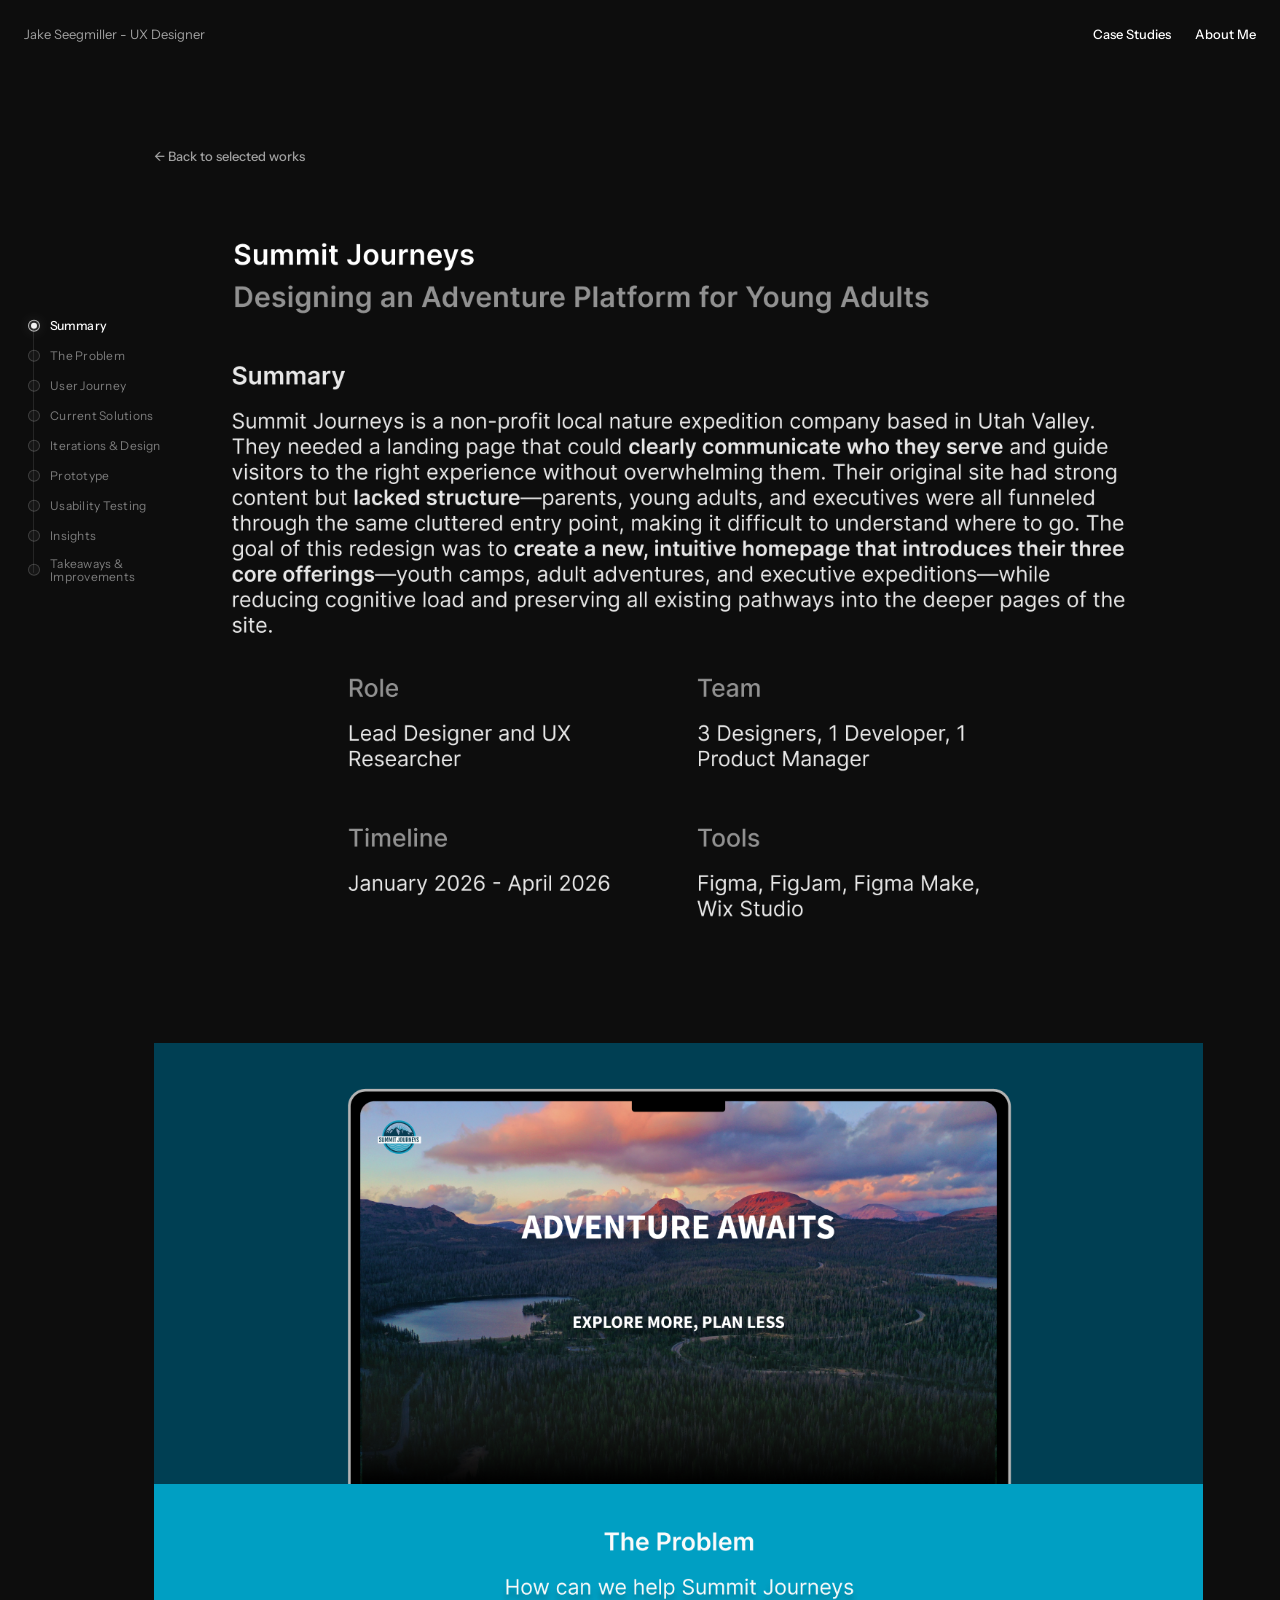
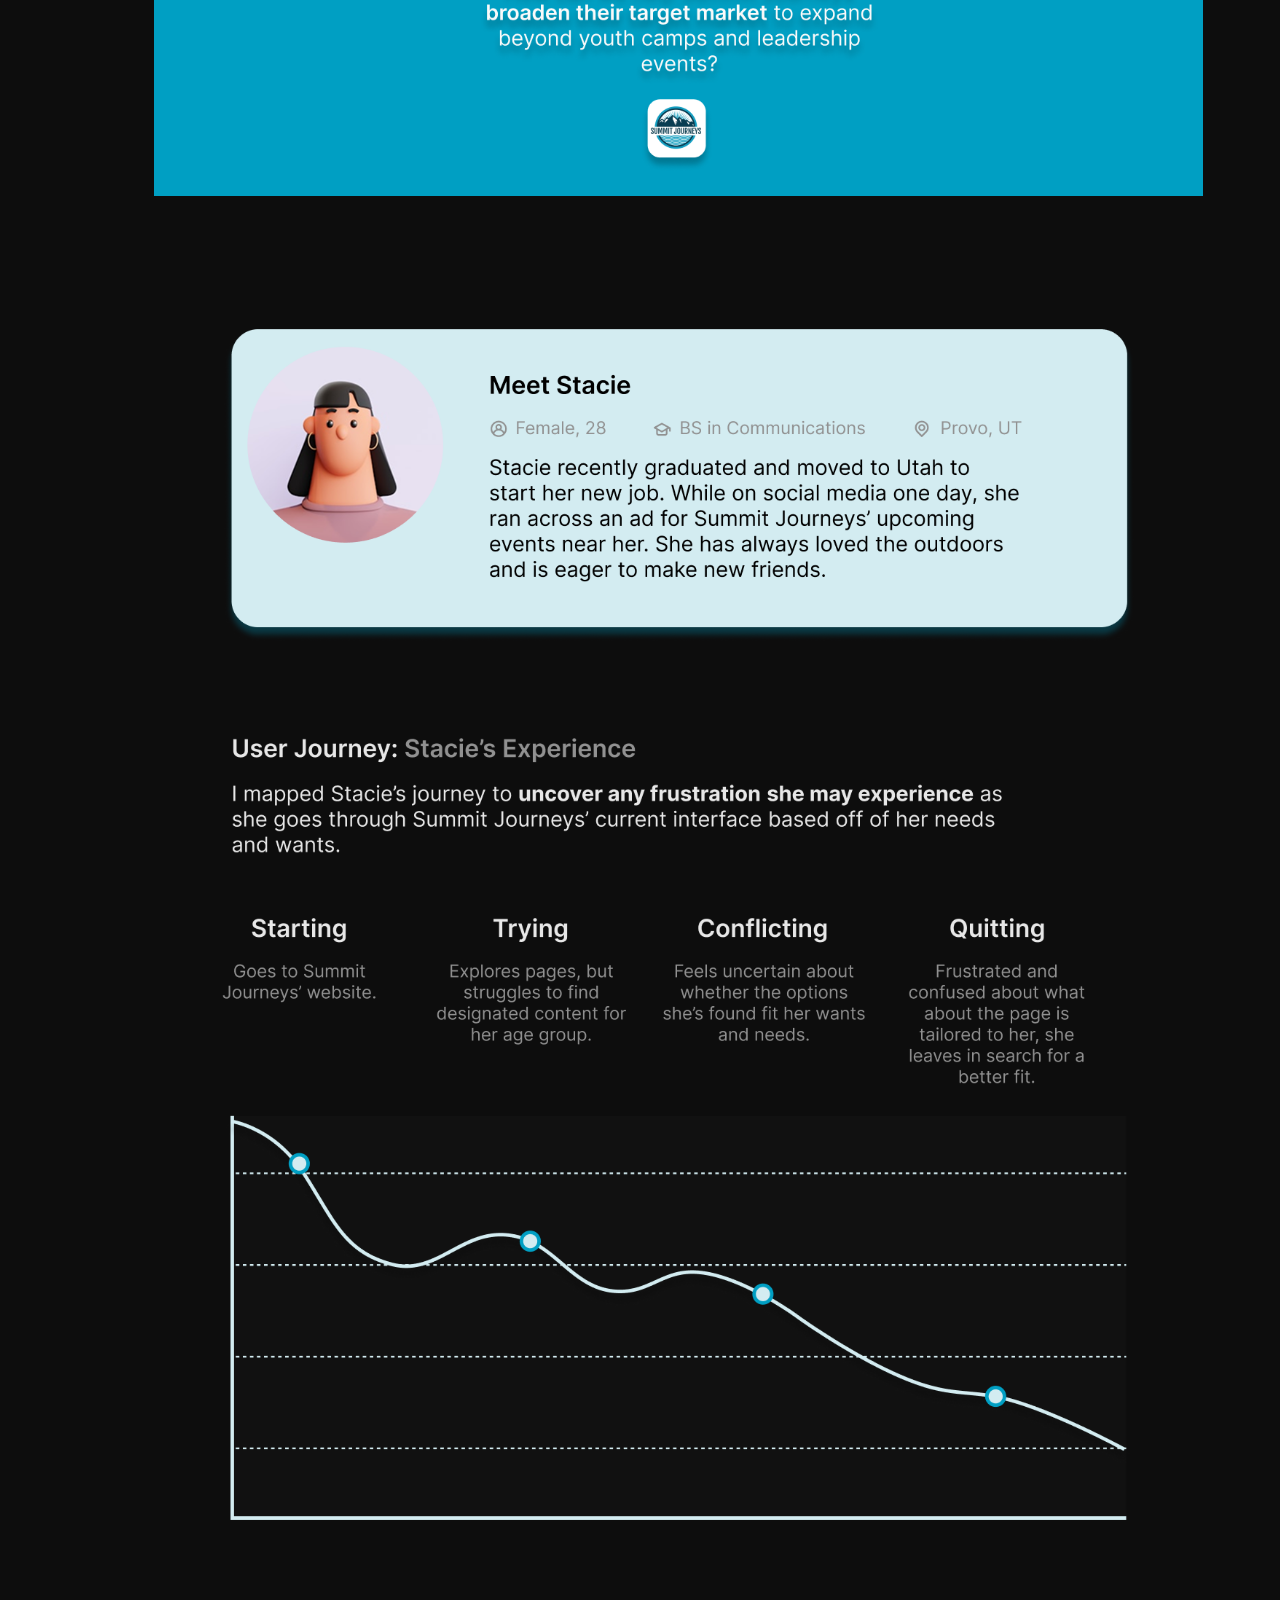
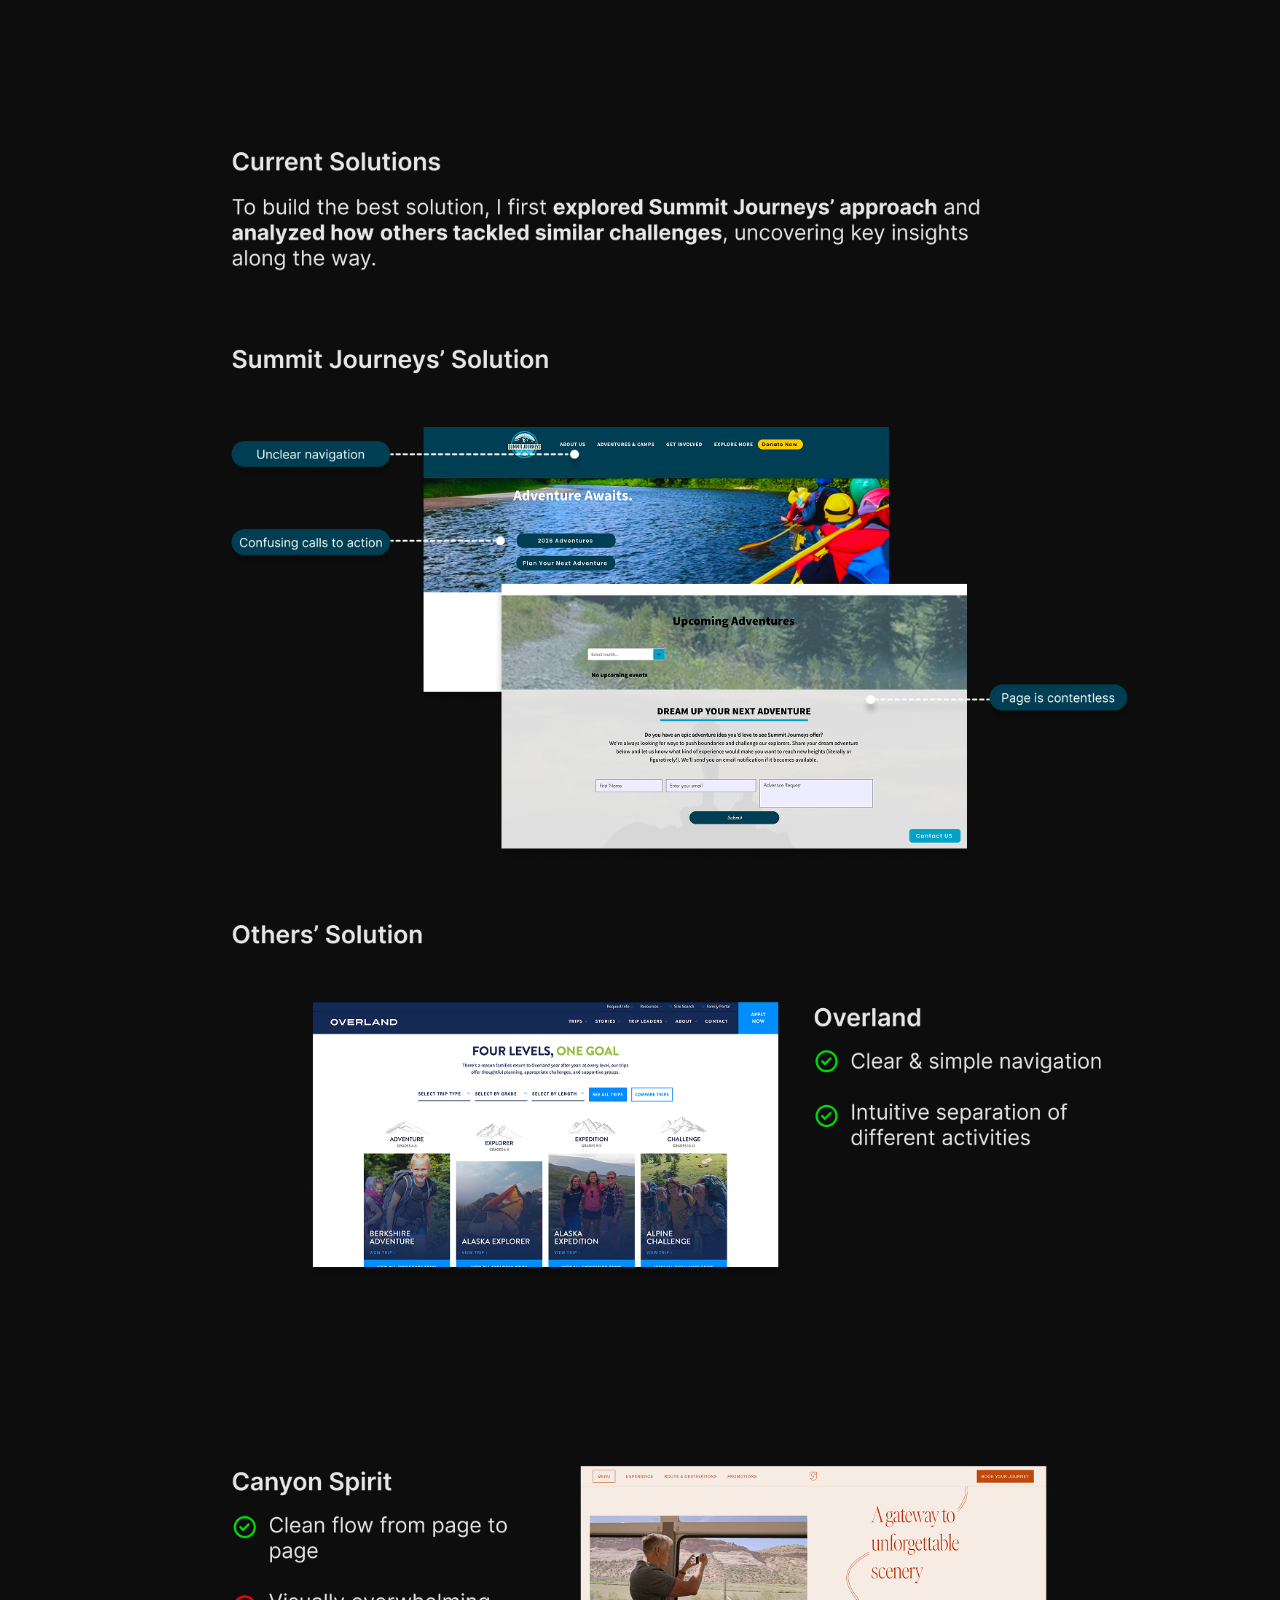
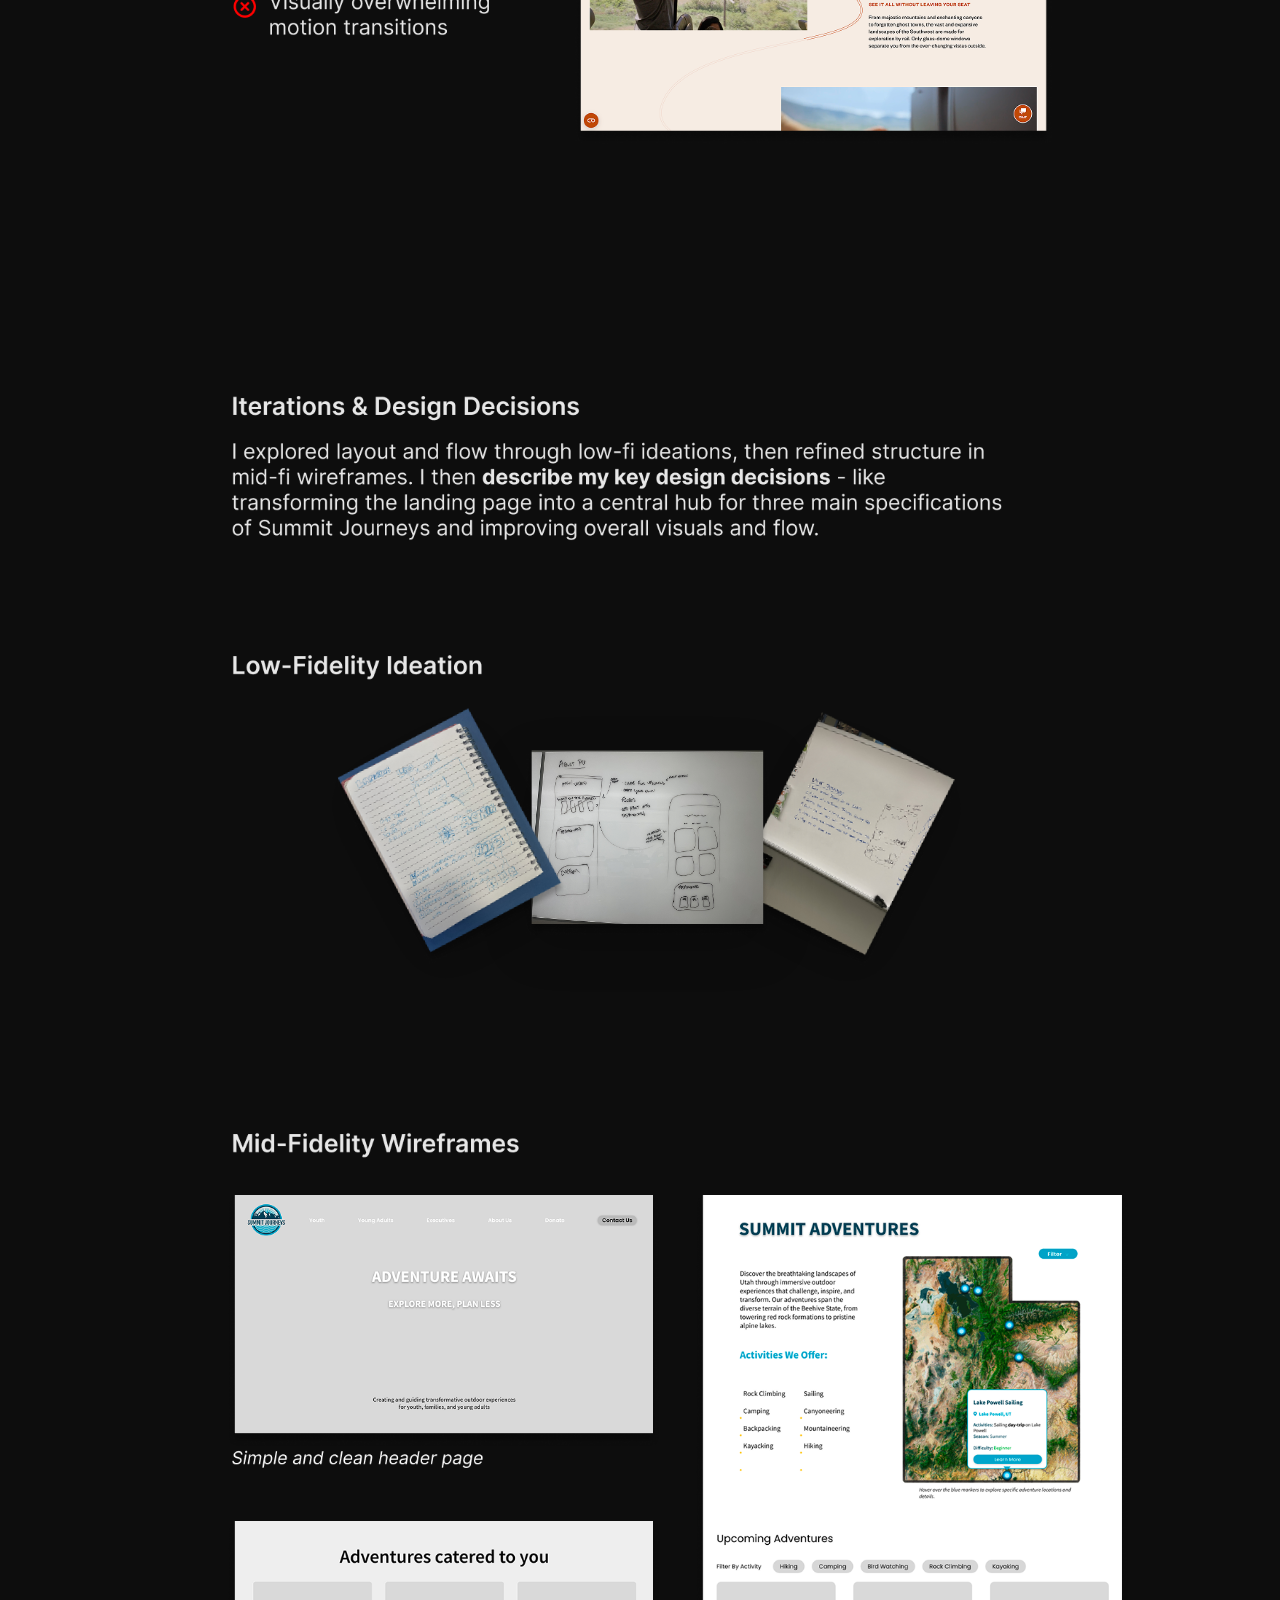
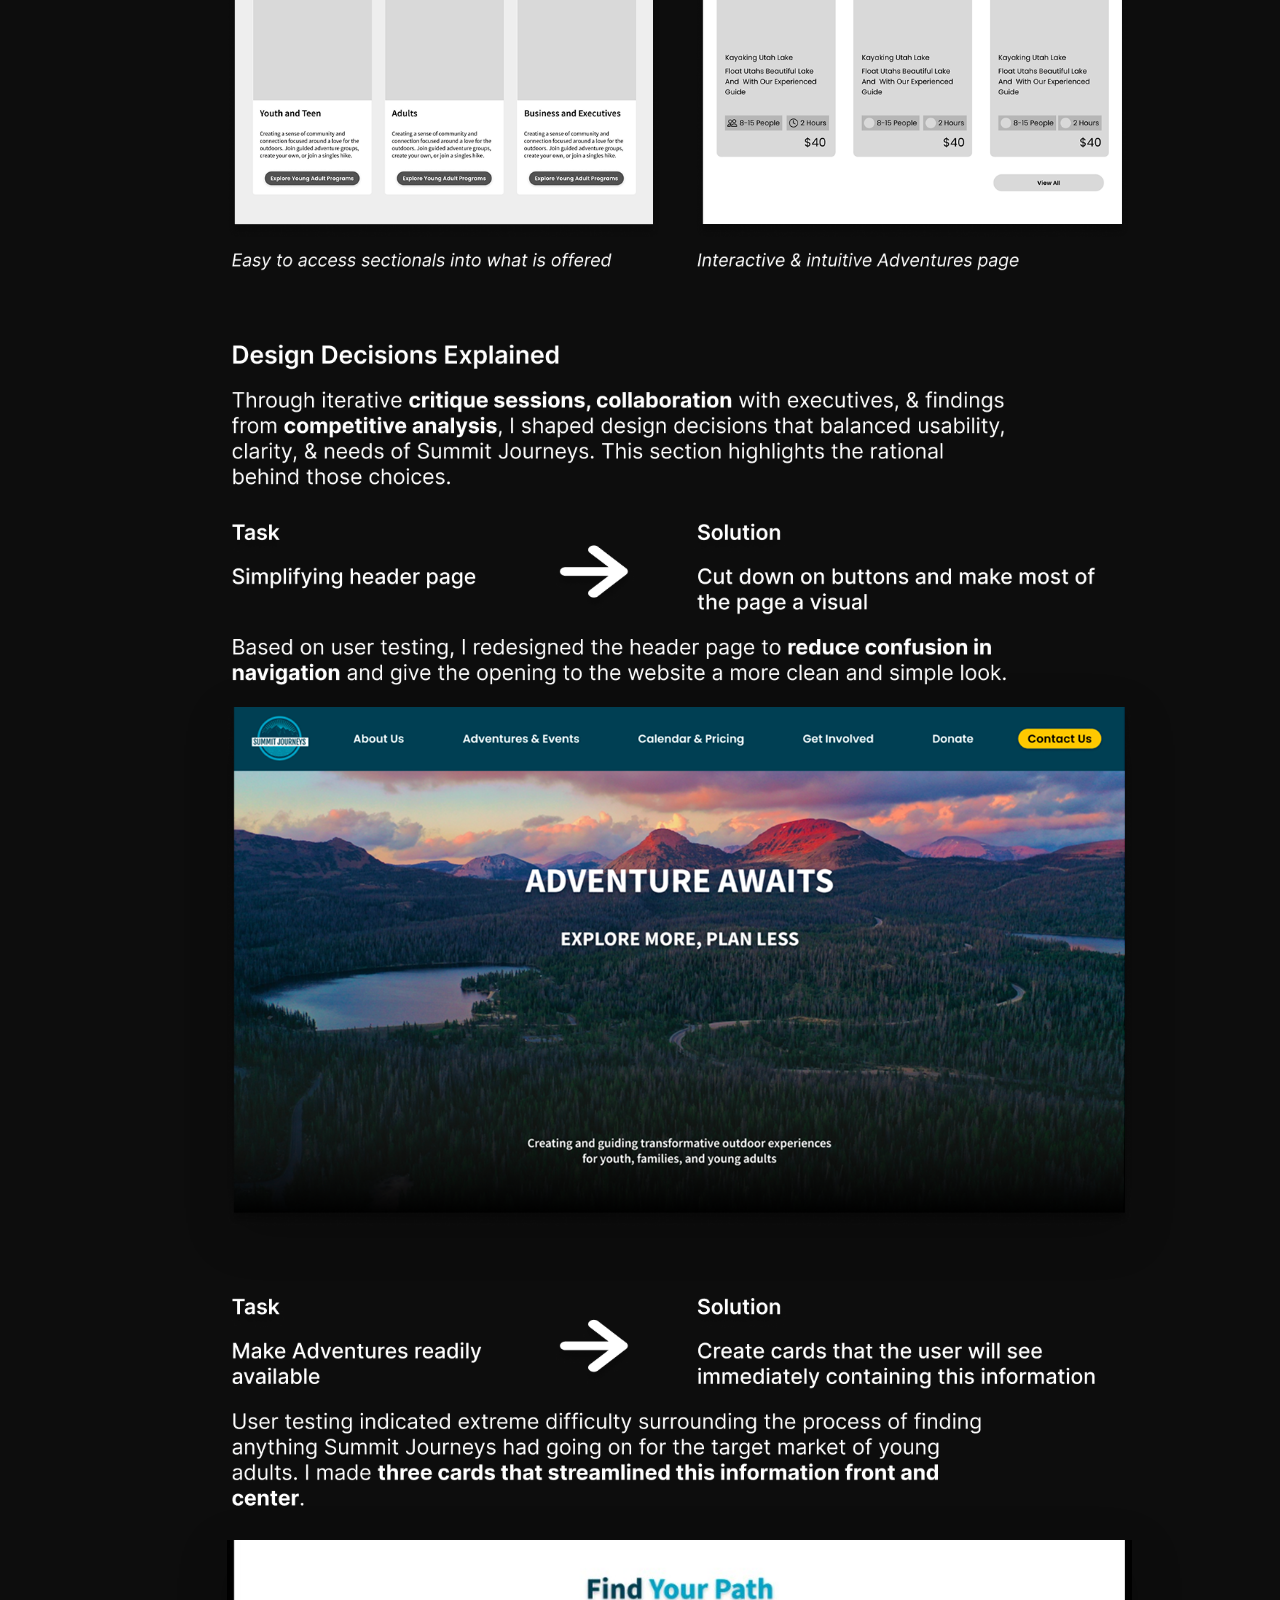
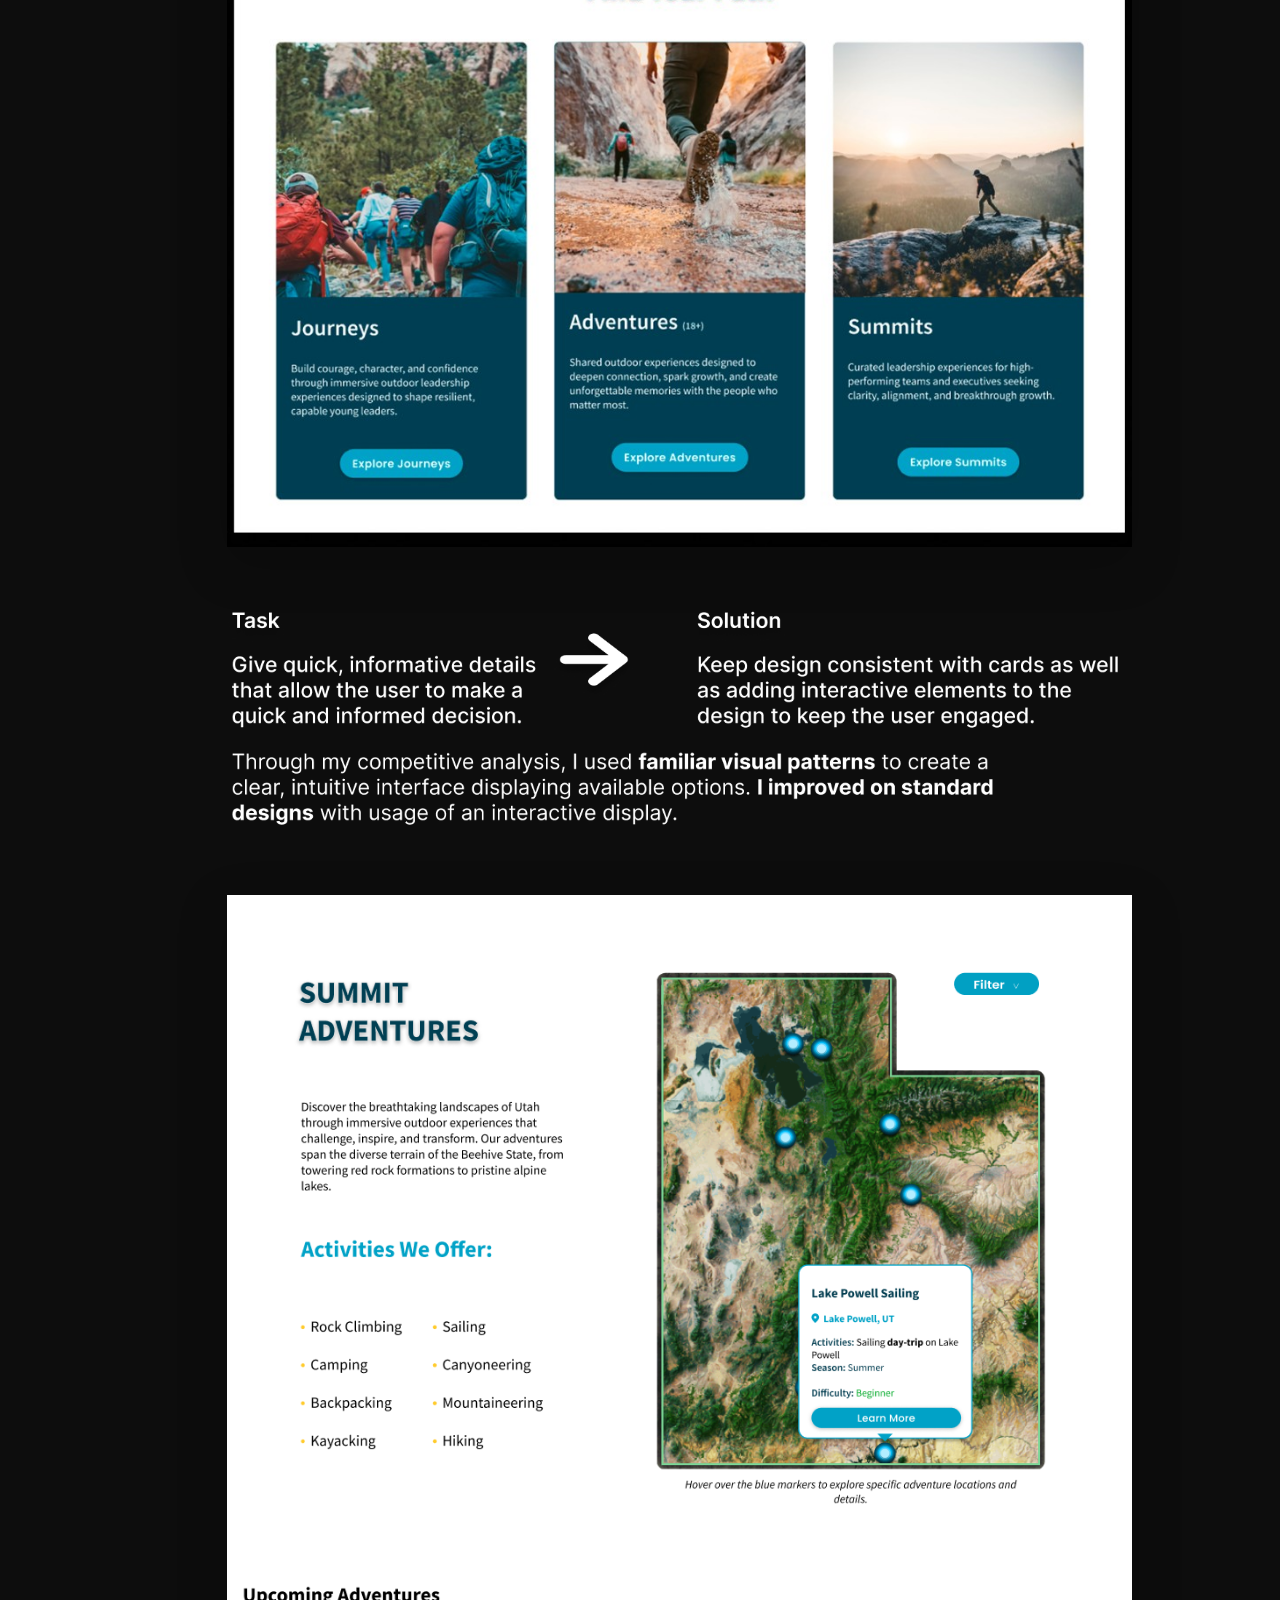
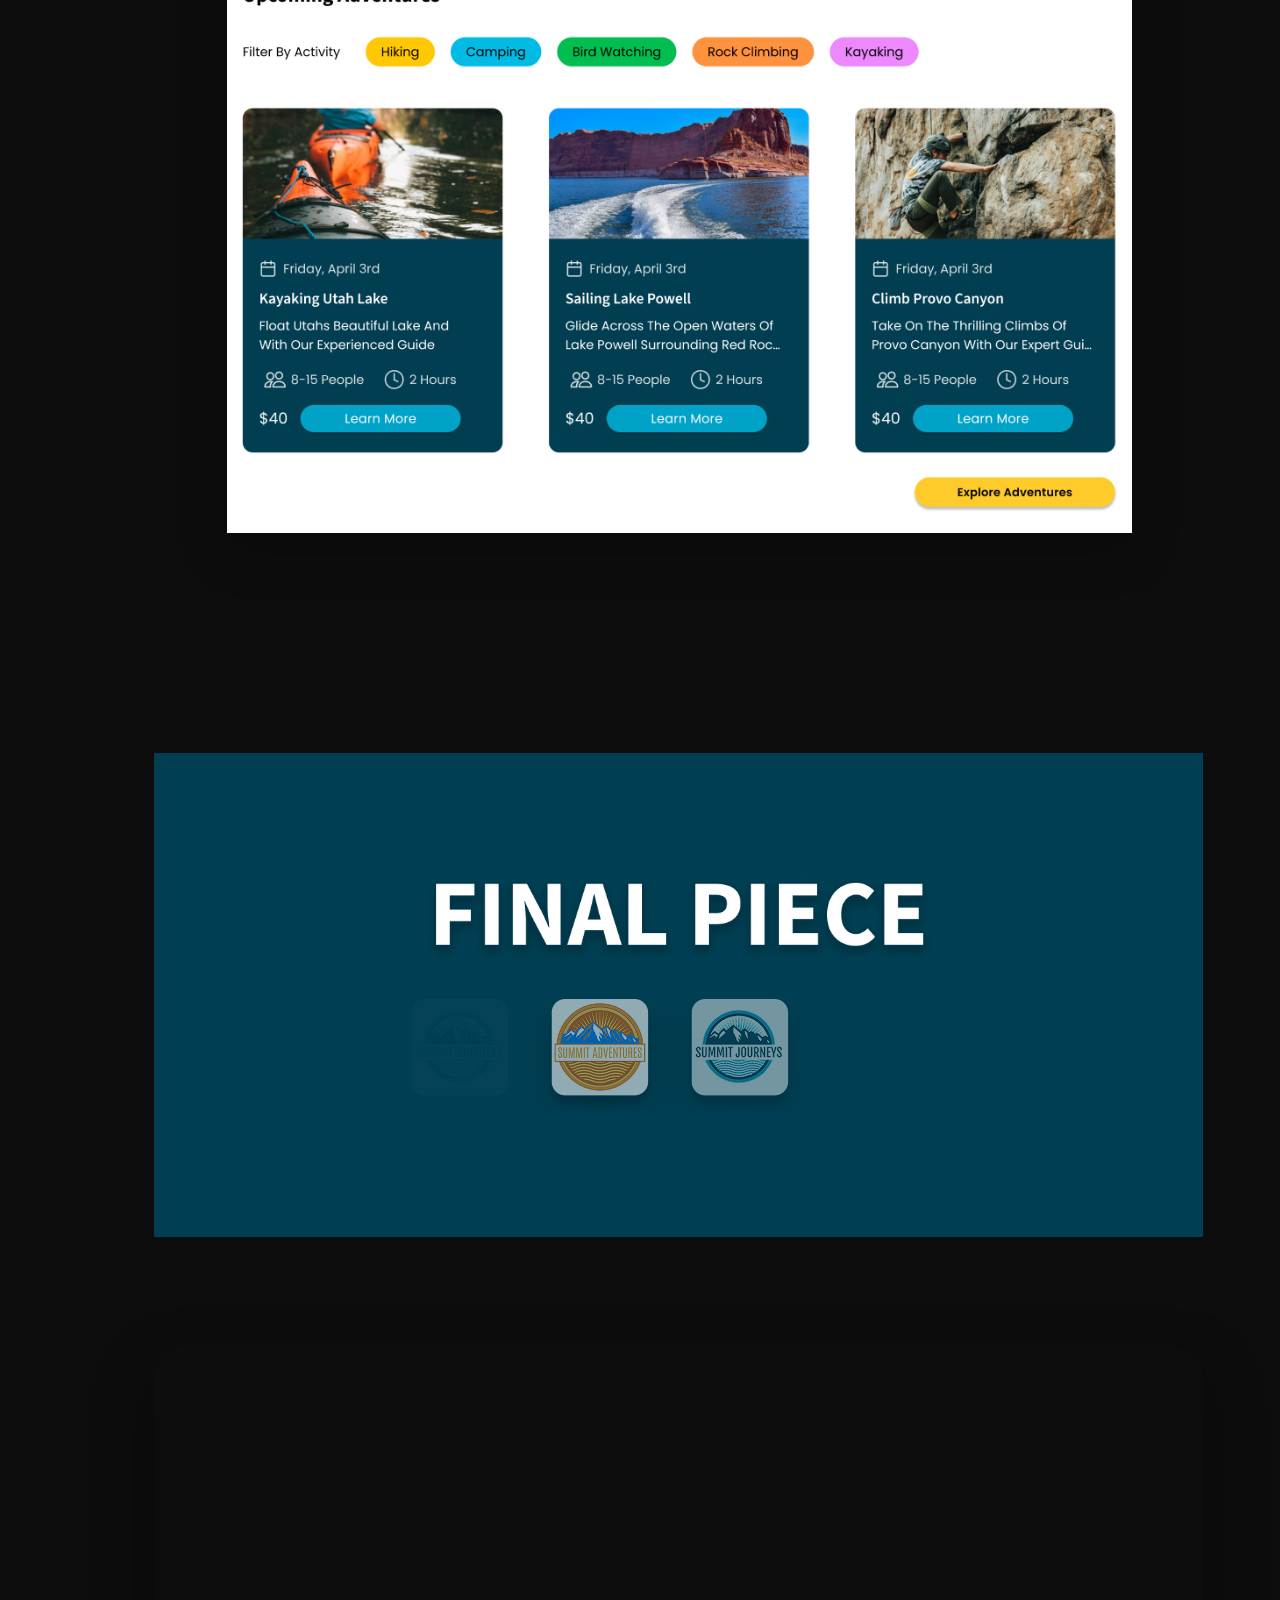
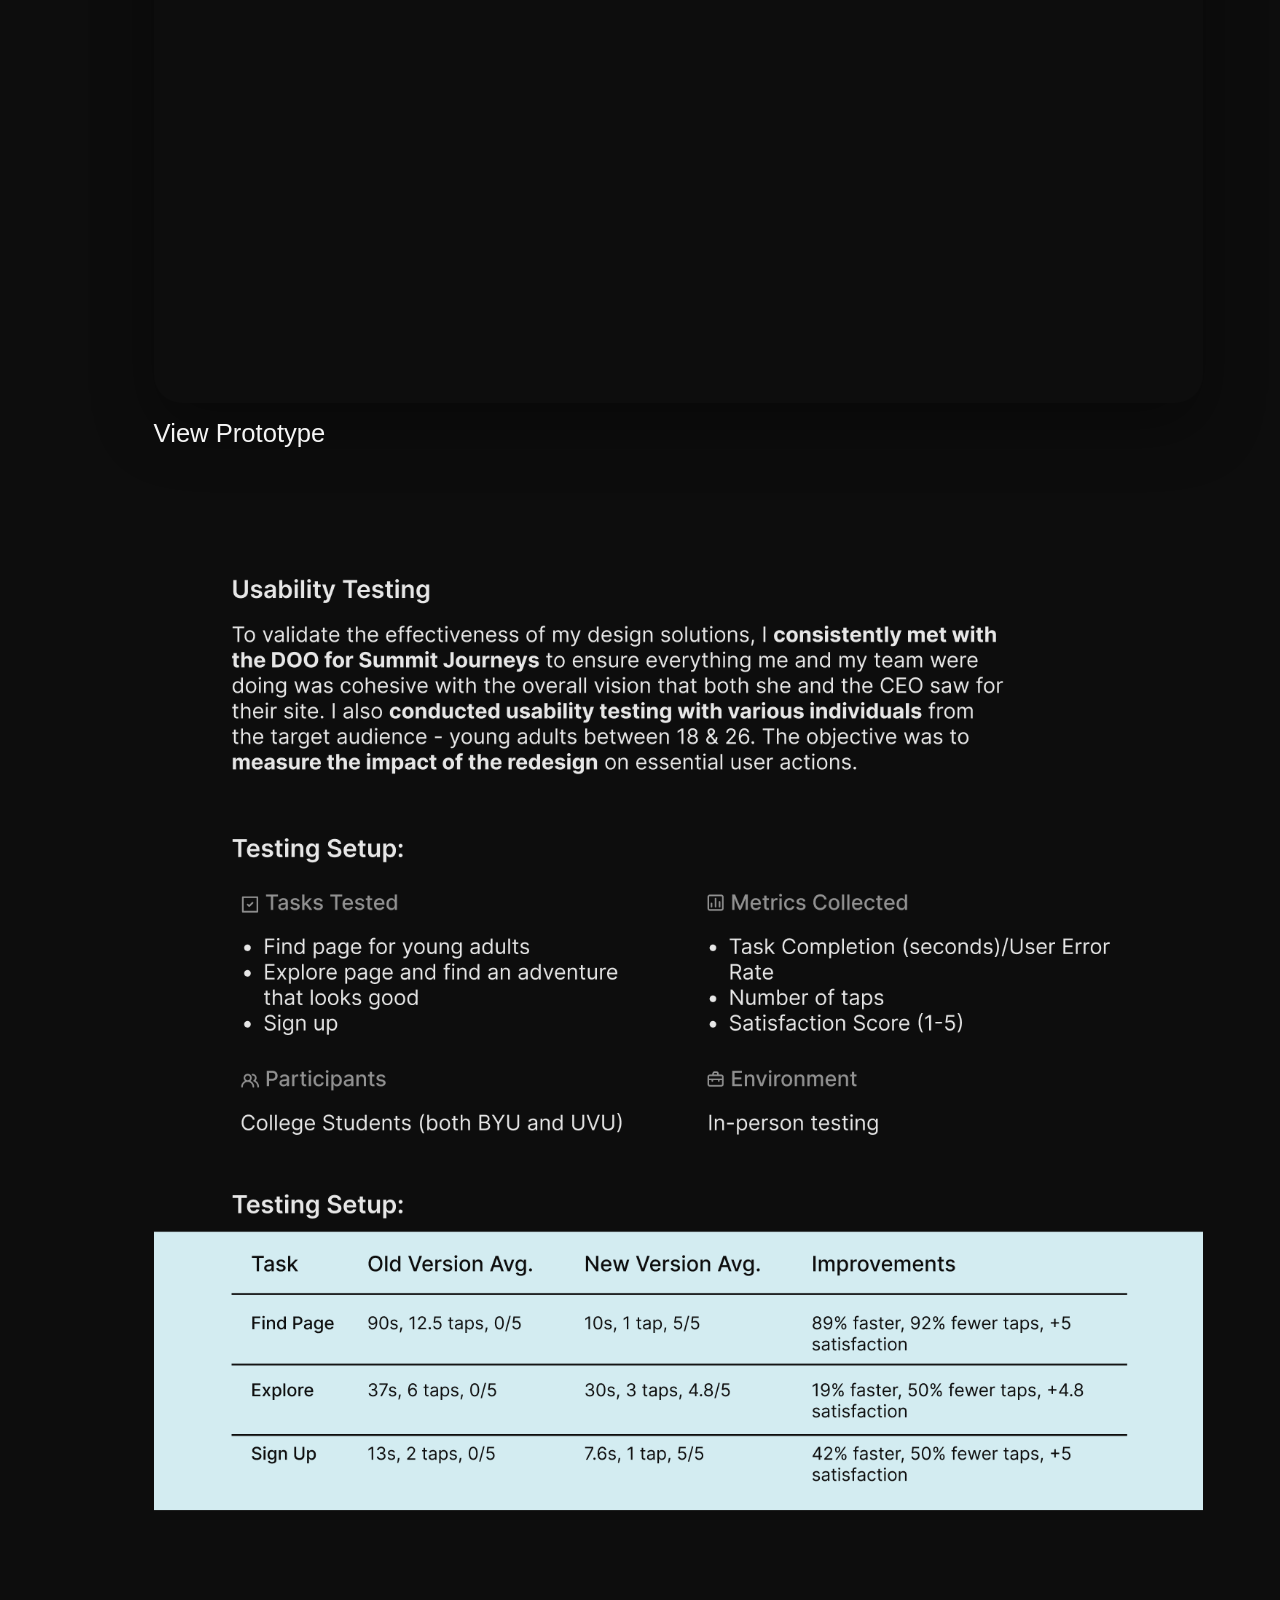
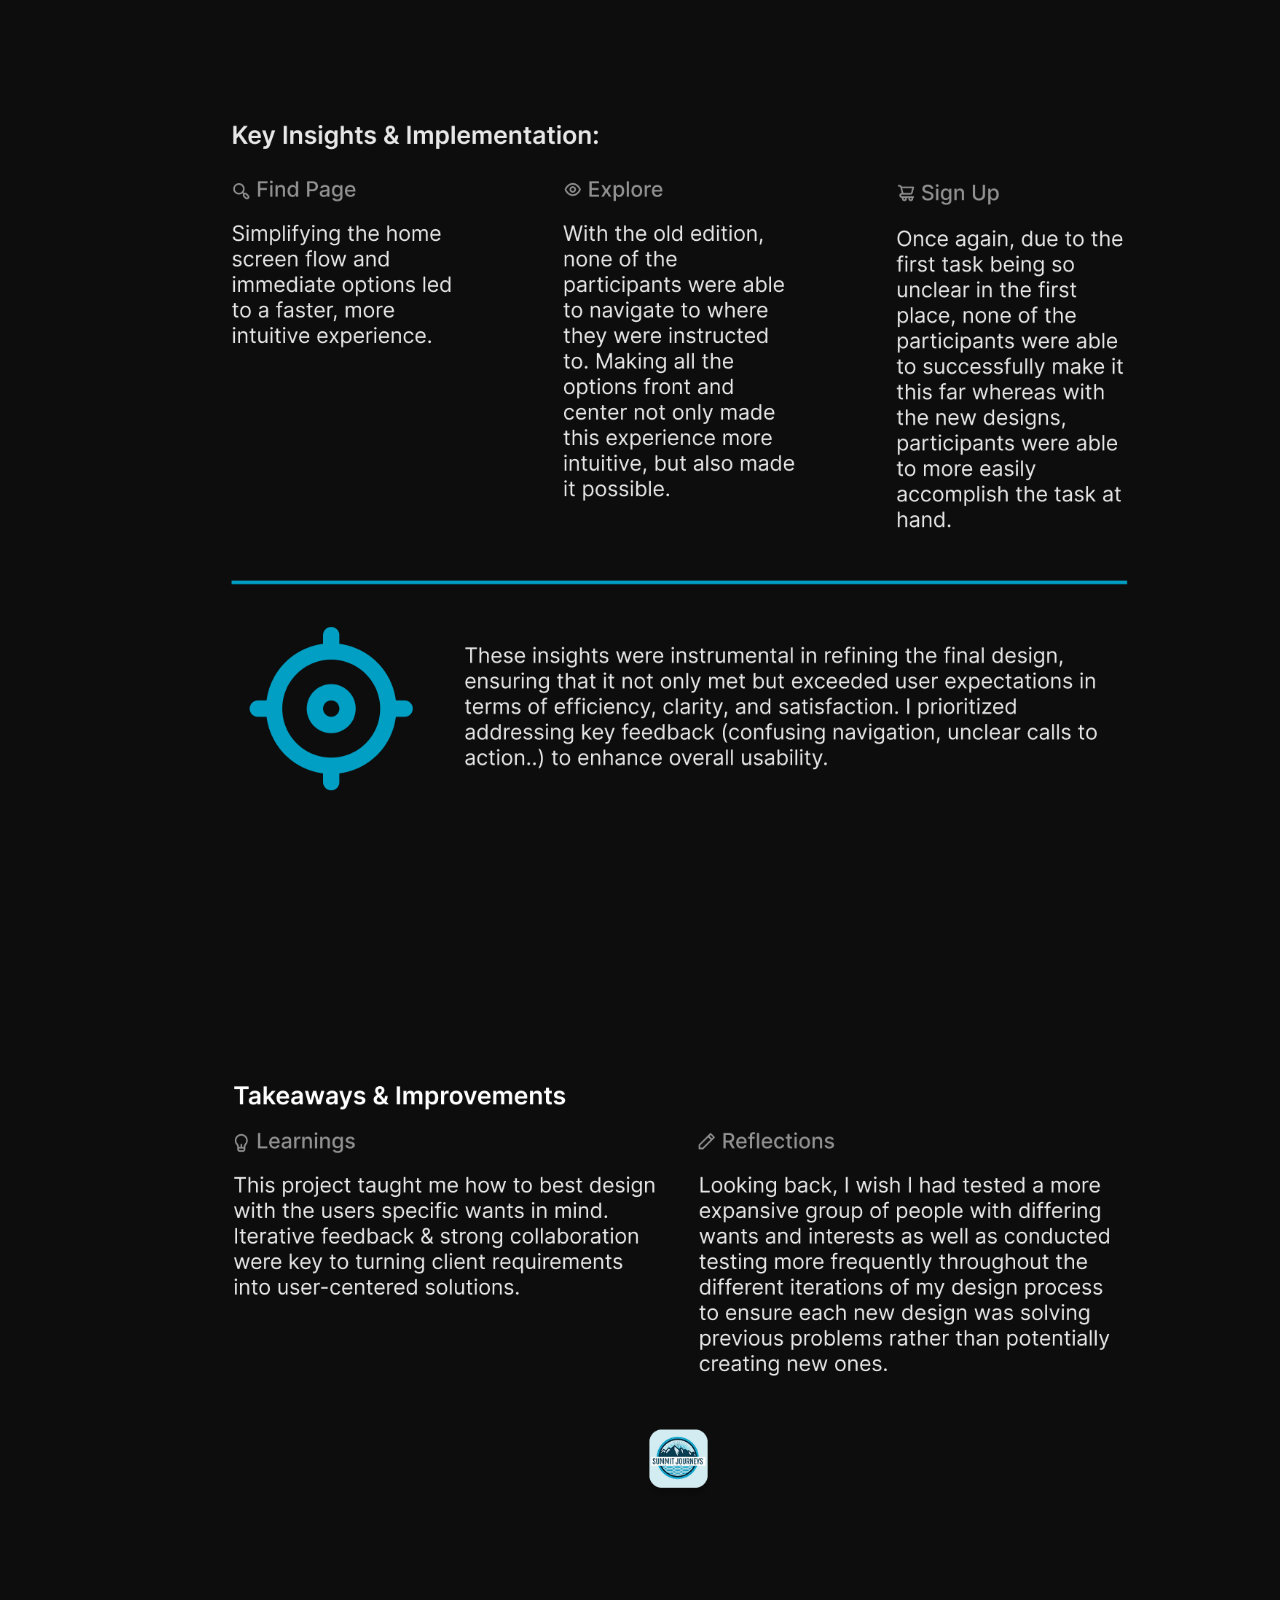
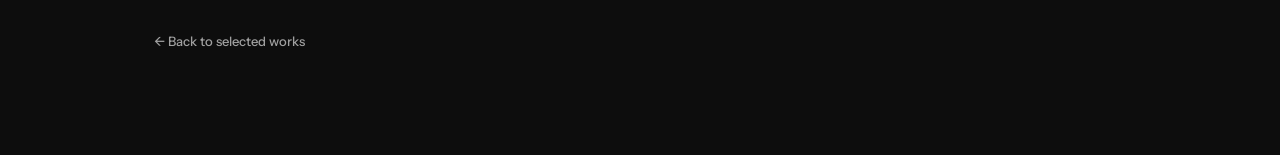
<file: pages/summit-journeys.html>
<!DOCTYPE html>
<html lang="en">
  <head>
    <script>
      (function () {
        const stored = localStorage.getItem("theme");
        const preferred = window.matchMedia("(prefers-color-scheme: dark)").matches
          ? "dark"
          : "light";
        document.documentElement.setAttribute("data-theme", stored || preferred);
      })();
    </script>
    <meta charset="UTF-8" />
    <meta name="viewport" content="width=device-width, initial-scale=1.0" />
    <title>Summit Journeys  -  Case study</title>
    <link rel="preconnect" href="https://fonts.googleapis.com" />
    <link rel="preconnect" href="https://fonts.gstatic.com" crossorigin />
    <link
      href="https://fonts.googleapis.com/css2?family=Instrument+Sans:wght@400;500&display=swap"
      rel="stylesheet"
    />
    <link rel="stylesheet" href="../styles/tokens.css" />
    <link rel="stylesheet" href="../styles/global.css" />
    <link rel="stylesheet" href="../styles/components.css" />
    <link rel="stylesheet" href="../styles/layout.css?v=responsive-20260921-2" />
  </head>
  <body>
    <header>
      <nav class="layout-nav" aria-label="Primary navigation">
        <a class="layout-nav__brand" href="../index.html">Jake Seegmiller  -  UX Designer</a>
        <div class="layout-nav__links">
          <a class="layout-nav__link" href="../index.html#works">Case Studies</a>
          <a class="layout-nav__link" href="../index.html#about">About Me</a>
        </div>
      </nav>
    </header>

    <main class="layout-case-study-main layout-case-study-main--aol" aria-label="Summit Journeys case study">
      <nav class="aol-case-nav" aria-label="Summit Journeys case study sections">
        <div class="aol-case-nav__rail" aria-hidden="true">
          <span class="aol-case-nav__progress"></span>
        </div>
        <a class="aol-case-nav__item" href="#summit-summary" data-case-nav-link>
          <span class="aol-case-nav__dot" aria-hidden="true"></span>
          <span class="aol-case-nav__label">Summary</span>
        </a>
        <a class="aol-case-nav__item" href="#summit-problem" data-case-nav-link>
          <span class="aol-case-nav__dot" aria-hidden="true"></span>
          <span class="aol-case-nav__label">The Problem</span>
        </a>
        <a class="aol-case-nav__item" href="#summit-journey" data-case-nav-link>
          <span class="aol-case-nav__dot" aria-hidden="true"></span>
          <span class="aol-case-nav__label">User Journey</span>
        </a>
        <a class="aol-case-nav__item" href="#summit-solutions" data-case-nav-link>
          <span class="aol-case-nav__dot" aria-hidden="true"></span>
          <span class="aol-case-nav__label">Current Solutions</span>
        </a>
        <a class="aol-case-nav__item" href="#summit-iterations" data-case-nav-link>
          <span class="aol-case-nav__dot" aria-hidden="true"></span>
          <span class="aol-case-nav__label">Iterations &amp; Design</span>
        </a>
        <a class="aol-case-nav__item" href="#summit-prototype" data-case-nav-link>
          <span class="aol-case-nav__dot" aria-hidden="true"></span>
          <span class="aol-case-nav__label">Prototype</span>
        </a>
        <a class="aol-case-nav__item" href="#summit-testing" data-case-nav-link>
          <span class="aol-case-nav__dot" aria-hidden="true"></span>
          <span class="aol-case-nav__label">Usability Testing</span>
        </a>
        <a class="aol-case-nav__item" href="#summit-insights" data-case-nav-link>
          <span class="aol-case-nav__dot" aria-hidden="true"></span>
          <span class="aol-case-nav__label">Insights</span>
        </a>
        <a class="aol-case-nav__item" href="#summit-takeaways" data-case-nav-link>
          <span class="aol-case-nav__dot" aria-hidden="true"></span>
          <span class="aol-case-nav__label">Takeaways &amp; Improvements</span>
        </a>
      </nav>

      <a class="layout-case-study__back" href="../index.html#works">← Back to selected works</a>

      <article class="aol-case-study summit-case-study">
        <section class="summit-case-study__section" id="summit-summary">
          <img
            class="summit-case-study__section-image"
            src="../assets/images/summit-case/summary.png"
            alt="Summit Journeys summary section"
          />
        </section>

        <section class="summit-case-study__section" id="summit-problem">
          <img
            class="summit-case-study__section-image"
            src="../assets/images/summit-case/problem.png"
            alt="Summit Journeys problem section"
          />
        </section>

        <section class="summit-case-study__section" id="summit-journey">
          <img
            class="summit-case-study__section-image"
            src="../assets/images/summit-case/user-journey.png"
            alt="Summit Journeys user journey section"
          />
        </section>

        <section class="summit-case-study__section" id="summit-solutions">
          <img
            class="summit-case-study__section-image"
            src="../assets/images/summit-case/current-solution.png"
            alt="Summit Journeys current solutions section"
          />
        </section>

        <section class="summit-case-study__section" id="summit-iterations">
          <div class="summit-iterations">
            <img
              class="summit-case-study__section-image"
              src="../assets/images/summit-case/iterations-design.png"
              alt="Summit Journeys iterations and design section"
            />
            <div class="summit-iterations__lowfi" aria-label="Low-fidelity ideation sketches">
              <img
                class="summit-iterations__lowfi-image summit-iterations__lowfi-image--left"
                src="../assets/images/summit-case/iterations/lofi-left.png"
                alt="Low-fidelity ideation sketch left"
              />
              <img
                class="summit-iterations__lowfi-image summit-iterations__lowfi-image--middle"
                src="../assets/images/summit-case/iterations/lofi-middle.png"
                alt="Low-fidelity ideation sketch middle"
              />
              <img
                class="summit-iterations__lowfi-image summit-iterations__lowfi-image--right"
                src="../assets/images/summit-case/iterations/lofi-right.png"
                alt="Low-fidelity ideation sketch right"
              />
            </div>
            <div class="summit-iterations__midfi" aria-label="Mid-fidelity wireframes">
              <img
                class="summit-iterations__midfi-image summit-iterations__midfi-image--topleft"
                src="../assets/images/summit-case/iterations/midfi-topleft.png"
                alt="Mid-fidelity wireframe top left"
              />
              <img
                class="summit-iterations__midfi-image summit-iterations__midfi-image--bottomleft"
                src="../assets/images/summit-case/iterations/midfi-bottomleft.png"
                alt="Mid-fidelity wireframe bottom left"
              />
              <img
                class="summit-iterations__midfi-image summit-iterations__midfi-image--rightcolumn"
                src="../assets/images/summit-case/iterations/midfi-rightcolumn.png"
                alt="Mid-fidelity wireframe right column"
              />
            </div>
            <div class="summit-iterations__hifi-column">
              <img
                class="summit-iterations__hifi-image summit-iterations__hifi-image--one"
                src="../assets/images/summit-case/iterations/hifi-1.png"
                alt="High-fidelity design example showing the updated Summit Journeys header page"
              />
             <!-- <p class="summit-iterations__hifi-rationale">
                User testing indicated extreme difficulty surrounding the process of finding anything Summit
                Journeys had going on for the target market of young adults. I made three cards that streamlined
                this information front and center.
              </p>-->
              <img
                class="summit-iterations__hifi-image summit-iterations__hifi-image--two"
                src="../assets/images/summit-case/iterations/hifi-2-find-your-path.png"
                alt="Find Your Path section with Journeys, Adventures, and Summits cards"
              />
              <img
                class="summit-iterations__hifi-image summit-iterations__hifi-image--three"
                src="../assets/images/summit-case/iterations/hifi-3.1.png"
                alt="Summit Adventures high-fidelity mockup with map, activities list, and upcoming adventure cards"
              />
            </div>
          </div>
        </section>

        <section class="summit-case-study__section" id="summit-prototype">
          <div class="summit-prototype">
            <div class="summit-prototype__hero">
              <img
                class="summit-case-study__section-image summit-case-study__section-image--prototype-header"
                src="../assets/images/summit-case/prototype.png"
                alt="Summit Journeys prototype section header"
              />
              <div class="summit-logo-belt" aria-label="Summit logo concepts">
                <div class="summit-logo-belt__track">
                  <img src="../assets/images/summit-case/logos/logo-1.png" alt="Summit logo concept 1" />
                  <img src="../assets/images/summit-case/logos/logo-2.png" alt="Summit logo concept 2" />
                  <img src="../assets/images/summit-case/logos/logo-3.png" alt="Summit logo concept 3" />
                  <img src="../assets/images/summit-case/logos/logo-4.png" alt="Summit logo concept 4" />
                  <img src="../assets/images/summit-case/logos/logo-5.png" alt="Summit logo concept 5" />
                  <img src="../assets/images/summit-case/logos/logo-6.png" alt="Summit logo concept 6" />
                  <img src="../assets/images/summit-case/logos/logo-1.png" alt="" aria-hidden="true" />
                  <img src="../assets/images/summit-case/logos/logo-2.png" alt="" aria-hidden="true" />
                  <img src="../assets/images/summit-case/logos/logo-3.png" alt="" aria-hidden="true" />
                  <img src="../assets/images/summit-case/logos/logo-4.png" alt="" aria-hidden="true" />
                  <img src="../assets/images/summit-case/logos/logo-5.png" alt="" aria-hidden="true" />
                  <img src="../assets/images/summit-case/logos/logo-6.png" alt="" aria-hidden="true" />
                </div>
              </div>
            </div>
            <button
              class="summit-prototype__preview"
              type="button"
              data-prototype-open
              aria-label="Open larger Summit Journeys prototype"
            >
              <span class="summit-prototype__frame" aria-hidden="true">
                <iframe
                  title="Summit Journeys prototype preview"
                  src="https://embed.figma.com/proto/wy6cjPywI8W8MmvTHiV5eH/Summit-Journeys?node-id=800-4375&viewport=-941%2C166%2C0.07&t=pomLKXYHz1hgOoI8-1&scaling=min-zoom&content-scaling=fixed&starting-point-node-id=800%3A4375&page-id=15%3A7&embed-host=share"
                  loading="lazy"
                  allowfullscreen
                ></iframe>
              </span>
            </button>
            <button class="summit-prototype__link" type="button" data-prototype-open>
              View Prototype
            </button>
          </div>
        </section>

        <section class="summit-case-study__section" id="summit-testing">
          <img
            class="summit-case-study__section-image"
            src="../assets/images/summit-case/testing.png"
            alt="Summit Journeys usability testing section"
          />
        </section>

        <section class="summit-case-study__section" id="summit-insights">
          <img
            class="summit-case-study__section-image"
            src="../assets/images/summit-case/insights.png"
            alt="Summit Journeys insights section"
          />
        </section>

        <section class="summit-case-study__section" id="summit-takeaways">
          <img
            class="summit-case-study__section-image"
            src="../assets/images/summit-case/takeaway.png"
            alt="Summit Journeys takeaways and improvements section"
          />
        </section>
      </article>

      <a class="layout-case-study__back layout-case-study__back--bottom" href="../index.html#works">← Back to selected works</a>
    </main>

    <div class="summit-prototype-modal" data-prototype-modal hidden>
      <div class="summit-prototype-modal__backdrop" data-prototype-close></div>
      <div
        class="summit-prototype-modal__dialog"
        role="dialog"
        aria-modal="true"
        aria-label="Summit Journeys prototype"
      >
        <button
          class="summit-prototype-modal__close"
          type="button"
          data-prototype-close
          aria-label="Close prototype"
        >
          Close
        </button>
        <iframe
          title="Summit Journeys prototype"
          src="https://embed.figma.com/proto/wy6cjPywI8W8MmvTHiV5eH/Summit-Journeys?node-id=800-4375&viewport=-941%2C166%2C0.07&t=pomLKXYHz1hgOoI8-1&scaling=min-zoom&content-scaling=fixed&starting-point-node-id=800%3A4375&page-id=15%3A7&embed-host=share"
          loading="lazy"
          allowfullscreen
        ></iframe>
      </div>
    </div>

    <script src="../scripts/main.js"></script>
  </body>
</html>
</file>
<file: styles/tokens.css>
:root {
  --color-bg:           #0D0D0D;
  --color-bg-surface:   #161616;
  --color-bg-elevated:  #1E1E1E;
  --color-bg-subtle:    #2A2A2A;
  --color-bg-footer:    #111111;
  --color-text-primary:   #FFFFFF;
  --color-text-secondary: #A0A0A0;
  --color-text-muted:     #505050;
  --accent-summit:  #4A9EBF;
  --accent-feit:    #3A7BD5;
  --accent-aol:     #3A7BD5;
  --accent-hig:     #5A5A7A;
  --accent-club:    #E8A0BF;
  --font-base:     'Instrument Sans', sans-serif;
  --weight-normal: 400;
  --weight-medium: 500;
  --text-xs:  11px;
  --text-sm:  13px;
  --text-md:  15px;
  --text-lg:  18px;
  --text-xl:  28px;
  --text-2xl: 40px;
  --text-3xl: 56px;
  --leading-tight:  1.2;
  --leading-normal: 1.6;
  --leading-loose:  1.8;
  --space-xs:  4px;
  --space-sm:  8px;
  --space-md:  16px;
  --space-lg:  24px;
  --space-xl:  48px;
  --space-2xl: 80px;
  --space-3xl: 120px;
  --max-width:    680px;
  --grid-gap:     16px;
  --section-pad:  var(--space-2xl);
  --radius-sm:   6px;
  --radius-md:   12px;
  --radius-lg:   16px;
  --radius-pill: 99px;
  --transition-base:   0.28s ease;
  --transition-spring: 0.28s cubic-bezier(0.34, 1.56, 0.64, 1);
  --hero-bg-image:   url('../assets/images/portfoliobackgrnd.png');
  --hero-bg-opacity: 0.9;
  --hero-fade-start: 88%;
}
</file>
<file: styles/global.css>
*,
*::before,
*::after {
  box-sizing: border-box;
  margin: 0;
  padding: 0;
}

html {
  scroll-behavior: smooth;
  overflow-x: clip;
}

body {
  font-family: var(--font-base);
  font-weight: var(--weight-normal);
  font-size: var(--text-md);
  line-height: var(--leading-normal);
  color: var(--color-text-primary);
  background-color: var(--color-bg);
  -webkit-font-smoothing: antialiased;
  overflow-x: clip;
}

.hero-intro {
  opacity: 0;
  transform: translate3d(0, -22px, 0);
  animation: hero-intro-fade 1.2s cubic-bezier(0.22, 1, 0.36, 1) forwards;
}

.hero-intro--delayed {
  animation-delay: 0.55s;
}

.layout-hero__title,
.layout-hero__subtitle {
  display: inline-block;
}

.layout-hero__title-text,
.layout-hero__subtitle-text {
  display: inline-block;
}

.cursor-pill {
  position: fixed;
  top: 0;
  left: 0;
  display: flex;
  align-items: center;
  justify-content: center;
  min-width: 168px;
  height: 56px;
  padding: 0 22px;
  border-radius: 999px;
  pointer-events: none;
  z-index: 1000;
  opacity: 0;
  border: 1px solid rgba(255, 255, 255, 0.18);
  background:
    linear-gradient(135deg, rgba(255, 255, 255, 0.22), rgba(255, 255, 255, 0.08)),
    var(--cursor-accent, rgba(255, 0, 204, 0.3));
  box-shadow:
    0 16px 42px rgba(0, 0, 0, 0.22),
    inset 0 1px 0 rgba(255, 255, 255, 0.18);
  backdrop-filter: blur(18px) saturate(140%);
  -webkit-backdrop-filter: blur(18px) saturate(140%);
  transform: translate3d(0, 0, 0) scale(0.86);
  transition: opacity 0.18s ease, transform 0.18s ease, background 0.24s ease;
  will-change: left, top, opacity, transform;
}

body.cursor-card-hover .cursor-pill {
  opacity: 1;
  transform: translate3d(0, 0, 0) scale(1);
}

.cursor-pill__label {
  font-size: 12px;
  line-height: 1;
  letter-spacing: 0.08em;
  text-transform: uppercase;
  color: rgba(255, 255, 255, 0.96);
  white-space: nowrap;
}

@keyframes hero-intro-fade {
  from {
    opacity: 0;
    transform: translate3d(0, -22px, 0);
  }

  to {
    opacity: 1;
    transform: translate3d(0, 0, 0);
  }
}

h1,
h2,
h3,
h4 {
  font-weight: var(--weight-medium);
  line-height: var(--leading-tight);
  color: var(--color-text-primary);
}

a {
  color: inherit;
  text-decoration: none;
}

img {
  display: block;
  max-width: 100%;
  height: auto;
}

.layout-nav__brand,
.layout-nav__link,
.layout-hero__title-text,
.layout-hero__subtitle-text,
.layout-hero__scroll,
.layout-works__title,
.layout-works__subtitle,
.card-name,
.card-tag,
.layout-philosophy__title,
.layout-philosophy__body,
.layout-philosophy__skills,
.layout-footer__title,
.layout-footer__subtitle,
.layout-footer__icons a,
.layout-footer__top {
  transition:
    color 0.2s ease,
    background-position 0.6s ease,
    background-size 0.6s ease;
  background-repeat: no-repeat;
  background-position: 0% 50%;
  background-size: 280% 100%;
}

.layout-footer__icons a img {
  transition: opacity 0.2s ease;
}

@media (hover: hover) and (pointer: fine) {
  .layout-nav__brand:hover,
  .layout-nav__link:hover,
  .layout-hero__title:hover .layout-hero__title-text,
  .layout-hero__subtitle:hover .layout-hero__subtitle-text,
  .layout-hero__scroll:hover,
  .layout-works__title:hover,
  .layout-works__subtitle:hover,
  .card-name:hover,
  .card-tag:hover,
  .layout-philosophy__title:hover,
  .layout-philosophy__body:hover,
  .layout-philosophy__skills:hover,
  .layout-footer__title:hover,
  .layout-footer__subtitle:hover,
  .layout-footer__icons a:hover,
  .layout-footer__top:hover {
    background-image: linear-gradient(120deg, #ff00cc 0%, #00ffcc 46%, #3333ff 74%, #ff00cc 100%);
    background-size: 280% 100%;
    background-position: 0% 50%;
    color: transparent;
    -webkit-text-fill-color: transparent;
    -webkit-background-clip: text;
    background-clip: text;
    animation: text-hover-gradient 6s linear infinite;
  }

  .layout-footer__icons a:hover img {
    opacity: 0;
  }
}

@keyframes text-hover-gradient {
  from {
    background-position: 0% 50%;
  }

  to {
    background-position: 140% 50%;
  }
}

.visually-hidden {
  position: absolute;
  width: 1px;
  height: 1px;
  padding: 0;
  margin: -1px;
  overflow: hidden;
  clip: rect(0, 0, 0, 0);
  white-space: nowrap;
  border: 0;
}

@media (hover: none), (pointer: coarse), (prefers-reduced-motion: reduce) {
  .cursor-pill {
    display: none;
    animation: none;
  }

  .hero-intro,
  .hero-intro--delayed {
    opacity: 1;
    transform: none;
    animation: none;
  }

  .layout-footer__icons a img {
    transition: none;
  }

  .layout-footer__icons a:hover img {
    opacity: 1;
  }
}
</file>
<file: styles/components.css>
.proj-card {
  position: relative;
  border-radius: var(--radius-lg);
  overflow: hidden;
  isolation: isolate;
  aspect-ratio: 4 / 3;
  display: block;
  width: 100%;
  cursor: pointer;
  border: 0.5px solid rgba(255,255,255,0.06);
  transition: transform var(--transition-spring), box-shadow var(--transition-base), filter 0.3s ease;
  --x: 50%;
  --y: 50%;
}

.proj-card::before {
  content: "";
  position: absolute;
  inset: 0;
  background: conic-gradient(from 0deg, #ff00cc, #00ffcc, #3333ff, #ff00cc);
  filter: blur(25px);
  opacity: 0.2;
  pointer-events: none;
  z-index: 0;
  animation: card-glow-spin 8s linear infinite;
  -webkit-mask: radial-gradient(250px circle at var(--x) var(--y), white 0, transparent 60%);
  mask: radial-gradient(250px circle at var(--x) var(--y), white 0, transparent 60%);
}

.proj-card:hover,
.proj-card.card--active {
  transform: scale(1.035);
}

.grid--focused .proj-card {
  filter: saturate(0.15) brightness(0.7);
}

.grid--focused .proj-card.card--active {
  filter: saturate(1) brightness(1);
}

.card-thumb {
  position: absolute;
  inset: 0;
  width: 100%;
  height: 100%;
  object-fit: cover;
  filter: saturate(1) brightness(1);
  transition: filter var(--transition-base);
  z-index: 1;
}

.card-thumb--placeholder {
  position: absolute;
  inset: 0;
  background: var(--color-bg-elevated);
  z-index: 1;
}

.card-scrim {
  position: absolute;
  inset: 0;
  background: linear-gradient(to top, rgba(0,0,0,0.55) 0%, rgba(0,0,0,0.1) 50%, transparent 100%);
  opacity: 0.7;
  transition: opacity var(--transition-base);
  z-index: 1;
}

.proj-card:hover .card-scrim,
.proj-card.card--active .card-scrim {
  opacity: 1;
}

.card-text {
  position: absolute;
  bottom: 0;
  left: 0;
  right: 0;
  padding: var(--space-md);
  z-index: 2;
  filter: saturate(1) brightness(1);
  transition: filter var(--transition-base);
}

.card-name {
  position: relative;
  z-index: 1;
  font-size: var(--text-sm);
  font-weight: var(--weight-medium);
  color: #fff;
  margin-bottom: var(--space-xs);
  line-height: var(--leading-tight);
}

.card-tag {
  position: relative;
  z-index: 1;
  font-size: var(--text-xs);
  color: rgba(255,255,255,0.72);
  border: 0.5px solid rgba(255,255,255,0.3);
  border-radius: var(--radius-pill);
  padding: 2px var(--space-sm);
  display: inline-block;
}

@keyframes card-glow-spin {
  from {
    transform: rotate(0deg);
  }

  to {
    transform: rotate(360deg);
  }
}

@media (prefers-reduced-motion: reduce) {
  .proj-card { transition: box-shadow var(--transition-base); }
  .proj-card:hover { transform: none; }
  .card-thumb, .card-text { transition: filter 0.2s ease; }
  .proj-card::before { animation: none; }
}
</file>
<file: styles/layout.css>
.layout-nav {
  position: fixed;
  top: 0;
  left: 0;
  width: 100%;
  display: flex;
  justify-content: space-between;
  align-items: center;
  padding: var(--space-lg);
  z-index: 100;
  background: transparent;
}

.layout-nav__brand {
  font-size: var(--text-sm);
  color: var(--color-text-secondary);
  font-weight: var(--weight-normal);
}

.layout-nav__links {
  display: flex;
  gap: var(--space-lg);
}

.layout-nav__link {
  font-size: var(--text-sm);
  color: var(--color-text-primary);
  font-weight: var(--weight-medium);
}

@media (max-width: 700px) {
  .layout-nav {
    gap: var(--space-md);
    padding: var(--space-md);
  }

  .layout-nav__links {
    gap: var(--space-md);
    flex-shrink: 0;
  }
}

@media (max-width: 360px) {
  .layout-nav {
    flex-direction: column;
    align-items: center;
    gap: var(--space-sm);
    text-align: center;
  }
}

main > section:first-of-type:not(.layout-hero) {
  padding-top: var(--space-xl);
}

.layout-hero {
  min-height: 100vh;
  max-height: 100vh;
  display: flex;
  flex-direction: column;
  align-items: center;
  justify-content: center;
  position: relative;
  overflow: hidden;
  background: var(--color-bg);
  padding: var(--section-pad) var(--space-lg);
}

.layout-hero::before,
.layout-hero::after {
  content: "";
  position: absolute;
  inset: 0;
  pointer-events: none;
  z-index: 0;
}

.layout-hero::before {
  background-image: var(--hero-bg-image);
  background-size: cover;
  background-position: center top;
  opacity: var(--hero-bg-opacity);
}

.layout-hero::after {
  background: linear-gradient(
    to bottom,
    rgba(0,0,0,0.15) 0%,
    rgba(0,0,0,0.0) 30%,
    rgba(0,0,0,0.0) 60%,
    rgba(0,0,0,0.6) var(--hero-fade-start),
    rgba(0,0,0,1.0) 100%
  );
}

.layout-hero__title {
  font-size: var(--text-2xl);
  font-weight: var(--weight-medium);
  line-height: var(--leading-tight);
  color: var(--color-text-primary);
  z-index: 2;
}

.layout-hero__subtitle {
  margin-top: var(--space-md);
  font-size: var(--text-md);
  color: var(--color-text-secondary);
  line-height: var(--leading-normal);
  text-align: center;
  z-index: 2;
}

.layout-hero__scroll {
  position: absolute;
  bottom: var(--space-xl);
  left: 50%;
  transform: translateX(-50%);
  font-size: var(--text-xs);
  color: var(--color-text-muted);
  letter-spacing: 0.12em;
  font-weight: var(--weight-medium);
  z-index: 2;
  white-space: nowrap;
}

.layout-hero__content {
  display: flex;
  flex-direction: column;
  align-items: center;
  justify-content: center;
  text-align: center;
  flex: 1;
  width: 100%;
  padding: 0 var(--space-lg);
}

.layout-works {
  background: #000;
  width: 100%;
  padding: var(--space-2xl) calc(var(--space-3xl) + var(--space-xl));
  box-sizing: border-box;
}

.layout-works__inner {
  width: 100%;
  max-width: none;
  margin: 0;
}

.layout-works__title {
  font-size: var(--text-xl);
  font-weight: var(--weight-medium);
  line-height: var(--leading-tight);
}

.layout-works__subtitle {
  margin-top: var(--space-sm);
  font-size: var(--text-sm);
  color: var(--color-text-secondary);
}

.layout-works__grid {
  margin-top: var(--space-xl);
  display: grid;
  grid-template-columns: 1fr 1fr;
  gap: var(--grid-gap);
  width: 100%;
}

@media (max-width: 768px) {
  .layout-works {
    padding: var(--space-2xl) var(--space-lg);
  }
}

@media (max-width: 640px) {
  .layout-works {
    padding: var(--space-xl) var(--space-md);
  }

  .layout-works__grid {
    grid-template-columns: 1fr;
  }

  .layout-hero {
    min-height: 100svh;
    max-height: none;
    padding-inline: var(--space-md);
  }

  .layout-hero__content {
    padding-inline: var(--space-sm);
  }

  .layout-hero__title {
    font-size: clamp(2rem, 10vw, var(--text-2xl));
    text-align: center;
  }

  .layout-hero__subtitle {
    max-width: 32ch;
  }

  .layout-philosophy {
    padding: var(--space-xl) var(--space-md);
  }

  .layout-philosophy__skills {
    line-height: var(--leading-normal);
  }

  .layout-footer {
    padding: var(--space-xl) var(--space-md);
  }

  .layout-footer__inner,
  .layout-footer__right {
    flex-direction: column;
    align-items: flex-start;
  }

  .layout-footer__right {
    gap: var(--space-md);
  }
}

.layout-philosophy {
  background: var(--color-bg-footer);
  padding: var(--section-pad) var(--space-lg);
  text-align: center;
}

.layout-philosophy__title {
  font-size: var(--text-xl);
  font-weight: var(--weight-medium);
  line-height: var(--leading-tight);
}

.layout-philosophy__body {
  margin: var(--space-md) auto 0;
  max-width: var(--max-width);
  font-size: var(--text-md);
  color: var(--color-text-secondary);
  line-height: var(--leading-normal);
}

.layout-philosophy__skills {
  margin-top: var(--space-lg);
  font-size: var(--text-sm);
  color: var(--color-text-muted);
}

.layout-footer {
  background: var(--color-bg-footer);
  padding: var(--space-xl) var(--space-lg);
}

.layout-footer__inner {
  max-width: var(--max-width);
  margin: 0 auto;
  display: flex;
  justify-content: space-between;
  align-items: flex-start;
  gap: var(--space-lg);
}

.layout-footer__title {
  font-size: var(--text-md);
  font-weight: var(--weight-medium);
}

.layout-footer__subtitle {
  margin-top: var(--space-sm);
  font-size: var(--text-sm);
  color: var(--color-text-muted);
}

.layout-footer__right {
  display: flex;
  align-items: center;
  gap: var(--space-lg);
}

.layout-footer__icons {
  display: flex;
  gap: var(--space-sm);
  font-size: var(--text-sm);
  color: var(--color-text-secondary);
}

.layout-footer__top {
  font-size: var(--text-xs);
  color: var(--color-text-muted);
  font-weight: var(--weight-medium);
}

.layout-case-study-main {
  background: var(--color-bg);
  min-height: 100vh;
  padding: calc(var(--space-3xl) + var(--space-lg)) calc(var(--space-3xl) + var(--space-xl))
    var(--space-2xl);
  box-sizing: border-box;
}

.layout-case-study__back {
  display: inline-block;
  margin-bottom: var(--space-lg);
  font-size: var(--text-sm);
  font-weight: var(--weight-medium);
  color: var(--color-text-secondary);
}

.layout-case-study__back:hover {
  color: var(--color-text-primary);
}

.layout-case-study__back--bottom {
  margin-top: 50px;
}

.layout-case-study__media {
  margin: 0;
  max-width: 100%;
}

.layout-case-study__media img {
  width: 100%;
  height: auto;
  display: block;
  border-radius: var(--radius-md);
}

.layout-case-study-main--aol {
  color: var(--color-text-primary);
  position: relative;
  padding-left: clamp(140px, 12vw, 220px);
  padding-right: clamp(56px, 6vw, 104px);
}

.aol-case-study {
  max-width: 1100px;
  margin: 0 auto;
}

.aol-case-nav {
  --case-nav-progress: 0%;
  position: fixed;
  top: 50%;
  left: clamp(18px, 2.2vw, 30px);
  transform: translateY(-50%);
  z-index: 90;
  display: flex;
  flex-direction: column;
  gap: 12px;
  width: 150px;
}

.aol-case-nav__rail {
  position: absolute;
  top: 10px;
  bottom: 10px;
  left: 5px;
  width: 1px;
  background: rgba(255, 255, 255, 0.1);
}

.aol-case-nav__progress {
  position: absolute;
  top: 0;
  left: 0;
  width: 100%;
  height: var(--case-nav-progress);
  background: linear-gradient(180deg, rgba(255, 255, 255, 0.95), rgba(255, 255, 255, 0.38));
  box-shadow: 0 0 10px rgba(255, 255, 255, 0.14);
  transition: height 0.18s ease-out;
}

.aol-case-nav__item {
  position: relative;
  display: flex;
  align-items: center;
  gap: 10px;
  min-height: 18px;
  color: rgba(255, 255, 255, 0.46);
}

.aol-case-nav__dot {
  position: relative;
  z-index: 1;
  flex: 0 0 12px;
  width: 12px;
  height: 12px;
  border-radius: 50%;
  border: 1px solid rgba(255, 255, 255, 0.18);
  background: rgba(255, 255, 255, 0.04);
  box-shadow: 0 0 0 0 rgba(255, 255, 255, 0);
  transition:
    background-color 0.2s ease,
    border-color 0.2s ease,
    transform 0.2s ease,
    box-shadow 0.2s ease;
}

.aol-case-nav__dot::after {
  content: "";
  position: absolute;
  inset: 2px;
  border-radius: 50%;
  background: rgba(255, 255, 255, 0.95);
  transform: scale(0);
  transition: transform 0.2s ease;
}

.aol-case-nav__label {
  font-size: 12px;
  line-height: 1.1;
  letter-spacing: 0.02em;
  transform-origin: left center;
  transition: transform 0.2s ease, color 0.2s ease, font-weight 0.2s ease, letter-spacing 0.2s ease;
}

.aol-case-nav__item:hover .aol-case-nav__label,
.aol-case-nav__item:focus-visible .aol-case-nav__label,
.aol-case-nav__item.is-active .aol-case-nav__label {
  color: rgba(255, 255, 255, 0.98);
  font-weight: var(--weight-medium);
  letter-spacing: 0;
  transform: scale(1.035);
}

.aol-case-nav__item:hover .aol-case-nav__dot,
.aol-case-nav__item:focus-visible .aol-case-nav__dot,
.aol-case-nav__item.is-active .aol-case-nav__dot,
.aol-case-nav__item.is-complete .aol-case-nav__dot {
  border-color: rgba(255, 255, 255, 0.66);
  background: rgba(255, 255, 255, 0.12);
  box-shadow: 0 0 14px rgba(255, 255, 255, 0.12);
}

.aol-case-nav__item.is-active .aol-case-nav__dot::after,
.aol-case-nav__item.is-complete .aol-case-nav__dot::after {
  transform: scale(1);
}

.aol-case-nav__item:focus-visible {
  outline: none;
}

.aol-case-study__hero {
  max-width: 1120px;
}

.aol-case-study__eyebrow {
  font-size: clamp(2.8rem, 5vw, 4.5rem);
  font-weight: var(--weight-medium);
  line-height: 1;
  color: var(--color-text-primary);
}

.aol-case-study__title {
  margin-top: var(--space-md);
  font-size: clamp(2.2rem, 4.6vw, 4rem);
  font-weight: var(--weight-medium);
  line-height: 1.06;
  color: rgba(255, 255, 255, 0.56);
}

.aol-case-study__intro,
.aol-case-study__copy,
.aol-case-study__list {
  max-width: 1120px;
  font-size: clamp(1.15rem, 2vw, 1.45rem);
  line-height: 1.34;
  color: rgba(255, 255, 255, 0.84);
}

.aol-case-study__intro {
  margin-top: calc(var(--space-xl) + var(--space-sm));
}

.aol-case-study__section {
  margin-top: calc(var(--space-2xl) + var(--space-xl));
}

.aol-case-study__section-title {
  margin-bottom: var(--space-xl);
  font-size: clamp(1.45rem, 2vw, 2rem);
  font-weight: var(--weight-medium);
  line-height: 1.1;
  text-transform: uppercase;
  color: rgba(255, 255, 255, 0.92);
}

.aol-case-study__panel {
  width: 100%;
  border-radius: 2px;
  background: #d9d9d9;
}

.aol-case-study__media {
  margin: 0;
  width: 100%;
  overflow: visible;
  border-radius: 2px;
  background: transparent;
  border: 0;
  box-shadow: 0 18px 40px rgba(0, 0, 0, 0.28);
  transition: transform 0.24s ease, box-shadow 0.24s ease;
}

.aol-case-study__media img {
  width: 100%;
  height: 100%;
  display: block;
  object-fit: contain;
  object-position: center top;
  border-radius: 2px;
}

.aol-case-study__panel--wide {
  aspect-ratio: 16 / 9;
  min-height: 320px;
}

.aol-case-study__panel--tall {
  aspect-ratio: 0.82 / 1;
  min-height: 240px;
}

.aol-case-study__media--wide {
  aspect-ratio: 16 / 9;
}

.aol-case-study__media--wireframe {
  aspect-ratio: auto;
}

.aol-case-study__media--wireframe img {
  height: auto;
}

.aol-case-study__media--tall {
  aspect-ratio: 0.82 / 1;
}

.aol-case-study__media:hover,
.aol-case-study__media:focus-visible {
  transform: translateY(-2px);
  box-shadow: 0 24px 52px rgba(0, 0, 0, 0.34);
}

.aol-case-study__media:focus-visible {
  outline: 1px solid rgba(255, 255, 255, 0.28);
  outline-offset: 6px;
}

.aol-case-study__copy {
  margin-top: var(--space-lg);
}

.aol-case-study__grid {
  display: grid;
  grid-template-columns: repeat(3, minmax(0, 1fr));
  gap: var(--space-lg);
}

.aol-case-study__list {
  margin-top: var(--space-md);
  padding-left: 1.5rem;
}

.aol-case-study__list li + li {
  margin-top: var(--space-sm);
}

.clubability-case-study__lede {
  margin-bottom: var(--space-lg);
}

.clubability-compare {
  margin-top: var(--space-md);
  max-width: 1120px;
}

.clubability-compare__viewport {
  position: relative;
  aspect-ratio: 16 / 9;
  width: 100%;
  overflow: hidden;
  border-radius: var(--radius-md);
  background: var(--color-bg-surface);
  box-shadow: 0 18px 40px rgba(0, 0, 0, 0.28);
}

.clubability-compare__iframe {
  display: block;
  border: 0;
  user-select: none;
  pointer-events: none;
  background: var(--color-bg-surface);
}

.clubability-compare__iframe--after {
  position: absolute;
  inset: 0;
  width: 100%;
  height: 100%;
}

.clubability-compare__clip {
  position: absolute;
  top: 0;
  left: 0;
  bottom: 0;
  width: 50%;
  overflow: hidden;
}

.clubability-compare__iframe--before {
  position: absolute;
  top: 0;
  left: 0;
  height: 100%;
  width: 100%;
}

.clubability-compare__labels {
  display: flex;
  justify-content: space-between;
  margin-top: var(--space-sm);
  font-size: var(--text-sm);
  color: var(--color-text-secondary);
  font-weight: var(--weight-medium);
}

.clubability-compare__range {
  width: 100%;
  margin-top: var(--space-md);
  accent-color: var(--accent-club);
  cursor: pointer;
}

.clubability-tabs {
  margin-top: var(--space-md);
}

.clubability-tabs__tablist {
  display: flex;
  flex-wrap: wrap;
  gap: var(--space-sm);
  margin-bottom: var(--space-lg);
}

.clubability-tabs__tab {
  border: 1px solid rgba(255, 255, 255, 0.14);
  border-radius: var(--radius-pill);
  padding: var(--space-sm) var(--space-md);
  font-size: var(--text-md);
  font-weight: var(--weight-medium);
  font-family: var(--font-base);
  color: var(--color-text-secondary);
  background: transparent;
  cursor: pointer;
  transition:
    color var(--transition-base),
    border-color var(--transition-base),
    background-color var(--transition-base);
}

.clubability-tabs__tab:hover,
.clubability-tabs__tab:focus-visible {
  color: var(--color-text-primary);
  border-color: rgba(255, 255, 255, 0.28);
}

.clubability-tabs__tab:focus-visible {
  outline: 1px solid var(--accent-club);
  outline-offset: 3px;
}

.clubability-tabs__tab.is-active,
.clubability-tabs__tab[aria-selected="true"] {
  color: var(--color-text-primary);
  border-color: var(--accent-club);
  background: color-mix(in srgb, var(--accent-club) 14%, transparent);
}

.clubability-slideshow {
  width: 100%;
}

.clubability-slideshow__viewport {
  position: relative;
  width: 100%;
  aspect-ratio: 16 / 10;
  overflow: hidden;
  border-radius: var(--radius-md);
  background: var(--color-bg-surface);
  box-shadow: 0 18px 40px rgba(0, 0, 0, 0.28);
}

.clubability-slideshow__viewport [data-slide] {
  position: absolute;
  inset: 0;
  z-index: 0;
  display: flex;
  align-items: flex-start;
  justify-content: center;
  opacity: 0;
  transition: opacity 0.6s ease;
  pointer-events: none;
}

.clubability-slideshow__viewport [data-slide][data-slide-active] {
  z-index: 1;
  opacity: 1;
}

.clubability-slideshow__arrow {
  position: absolute;
  top: 50%;
  z-index: 2;
  display: flex;
  align-items: center;
  justify-content: center;
  width: 44px;
  height: 44px;
  margin: 0;
  padding: 0;
  border: 0;
  border-radius: var(--radius-pill);
  background: var(--color-bg-elevated);
  color: var(--color-text-primary);
  cursor: pointer;
  transform: translateY(-50%);
  transition:
    background-color var(--transition-base),
    opacity var(--transition-base);
}

.clubability-slideshow__arrow:hover {
  background: color-mix(in srgb, var(--color-bg-elevated) 82%, var(--color-text-primary) 18%);
}

.clubability-slideshow__arrow:focus-visible {
  outline: 2px solid var(--color-text-primary);
  outline-offset: 2px;
}

.clubability-slideshow__arrow--prev {
  left: 12px;
}

.clubability-slideshow__arrow--next {
  right: 12px;
}

.clubability-slideshow__arrow--dim {
  opacity: 0.3;
}

.clubability-slideshow__viewport [data-slide] img {
  width: 100%;
  height: 100%;
  object-fit: contain;
  object-position: top center;
}

@media (prefers-reduced-motion: reduce) {
  .clubability-slideshow__viewport [data-slide] {
    transition: none;
  }
}

.clubability-slideshow__dots {
  display: flex;
  justify-content: center;
  align-items: center;
  gap: 6px;
  margin-top: var(--space-sm);
}

.clubability-slideshow__dot {
  width: 6px;
  height: 6px;
  padding: 0;
  border: 0;
  border-radius: 50%;
  background: var(--color-text-muted);
  cursor: pointer;
  flex-shrink: 0;
  transition: background-color var(--transition-base);
}

.clubability-slideshow__dot.is-active {
  background: var(--color-text-primary);
}

.clubability-slideshow__dot:focus-visible {
  outline: 2px solid var(--color-text-primary);
  outline-offset: 2px;
}

.clubability-proto {
  margin-top: var(--space-md);
  max-width: 1120px;
}

.clubability-proto__toolbar {
  display: flex;
  flex-wrap: wrap;
  gap: var(--space-sm);
  margin-bottom: var(--space-lg);
}

.clubability-proto__size-btn {
  border: 1px solid rgba(255, 255, 255, 0.14);
  border-radius: var(--radius-pill);
  padding: var(--space-sm) var(--space-md);
  font-size: var(--text-md);
  font-weight: var(--weight-medium);
  font-family: var(--font-base);
  color: var(--color-text-secondary);
  background: transparent;
  cursor: pointer;
  transition:
    color var(--transition-base),
    border-color var(--transition-base),
    background-color var(--transition-base);
}

.clubability-proto__size-btn:hover:not(:disabled),
.clubability-proto__size-btn:focus-visible:not(:disabled) {
  color: var(--color-text-primary);
  border-color: rgba(255, 255, 255, 0.28);
}

.clubability-proto__size-btn:focus-visible {
  outline: 1px solid var(--accent-club);
  outline-offset: 3px;
}

.clubability-proto__size-btn.is-active {
  color: var(--color-text-primary);
  border-color: var(--accent-club);
  background: color-mix(in srgb, var(--accent-club) 14%, transparent);
}

.clubability-proto__size-btn:disabled {
  opacity: 0.38;
  cursor: not-allowed;
}

.clubability-proto__placeholder {
  margin-top: 0;
  color: var(--color-text-secondary);
}

.clubability-proto__code {
  font-size: var(--text-sm);
  color: var(--color-text-primary);
}

.clubability-proto__stage {
  width: 100%;
}

.clubability-proto__embed {
  position: relative;
  width: 100%;
  border-radius: var(--radius-md);
  overflow: hidden;
  background: var(--color-bg-surface);
  box-shadow: 0 18px 40px rgba(0, 0, 0, 0.28);
}

.clubability-proto__embed--desktop {
  aspect-ratio: 16 / 9;
}

.clubability-proto__embed--mobile {
  aspect-ratio: 9 / 16;
  max-width: min(420px, 100%);
  margin-inline: auto;
}

.clubability-proto__skeleton {
  position: absolute;
  inset: 0;
  z-index: 2;
  border-radius: inherit;
  background: linear-gradient(
    100deg,
    var(--color-bg-subtle) 0%,
    var(--color-bg-elevated) 42%,
    var(--color-bg-subtle) 84%
  );
  background-size: 200% 100%;
  animation: clubability-skeleton 1.15s ease-in-out infinite;
  transition: opacity var(--transition-base);
  pointer-events: none;
}

.clubability-proto__embed.is-loaded .clubability-proto__skeleton {
  opacity: 0;
}

.clubability-proto__iframe {
  position: absolute;
  inset: 0;
  z-index: 1;
  width: 100%;
  height: 100%;
  border: 0;
  background: var(--color-bg-surface);
}

@keyframes clubability-skeleton {
  0% {
    background-position: 100% 0;
  }

  100% {
    background-position: -100% 0;
  }
}

.summit-case-study {
  max-width: 1100px;
}

.summit-case-study__section + .summit-case-study__section {
  margin-top: calc(var(--space-xl) + var(--space-lg));
}

.summit-case-study__section-image {
  display: block;
  width: 100%;
  height: auto;
  border-radius: 0;
}

.summit-iterations {
  position: relative;
}

.summit-iterations__lowfi {
  position: absolute;
  top: 7.8%;
  left: 15.8%;
  width: 62.5%;
  display: grid;
  grid-template-columns: 1fr 1.18fr 1fr;
  align-items: end;
  gap: 0;
  pointer-events: auto;
}

.summit-iterations__lowfi-image {
  width: 100%;
  height: auto;
  display: block;
  object-fit: contain;
  filter: drop-shadow(0 16px 24px rgba(0, 0, 0, 0.22));
  transition:
    transform 0.28s cubic-bezier(0.34, 1.56, 0.64, 1),
    filter 0.28s ease,
    opacity 0.28s ease;
}

.summit-iterations__lowfi-image--left {
  transform: rotate(-13deg) translate(12%, 9%);
  z-index: 3;
}

.summit-iterations__lowfi-image--middle {
  transform: translateY(-3%);
  z-index: 2;
}

.summit-iterations__lowfi-image--right {
  transform: rotate(12deg) translate(-12%, 10%);
  z-index: 1;
}

.summit-iterations__lowfi:hover .summit-iterations__lowfi-image {
  opacity: 0.42;
  filter: grayscale(0.45) saturate(0.72) brightness(0.72)
    drop-shadow(0 14px 22px rgba(0, 0, 0, 0.16));
}

.summit-iterations__lowfi:hover .summit-iterations__lowfi-image:hover {
  opacity: 1;
  filter: saturate(1.02) brightness(1)
    drop-shadow(0 0 22px rgba(0, 255, 204, 0.18))
    drop-shadow(0 20px 34px rgba(0, 0, 0, 0.26));
}

.summit-iterations__lowfi-image--left:hover {
  transform: rotate(-13deg) translate(12%, 9%) scale(1.08);
}

.summit-iterations__lowfi-image--middle:hover {
  transform: translateY(-3%) scale(1.08);
}

.summit-iterations__lowfi-image--right:hover {
  transform: rotate(12deg) translate(-12%, 10%) scale(1.08);
}

.summit-iterations__midfi {
  position: absolute;
  top: calc(21.1% - 195px);
  left: 7.1%;
  width: 85.8%;
  display: grid;
  grid-template-columns: 1fr 1fr;
  grid-template-rows: auto auto;
  grid-template-areas:
    "topright right"
    "bottomleft right";
  column-gap: 4%;
  row-gap: 0;
  pointer-events: auto;
}

.summit-iterations__midfi-image {
  width: 100%;
  height: auto;
  display: block;
  object-fit: contain;
  transition:
    transform 0.28s cubic-bezier(0.34, 1.56, 0.64, 1),
    filter 0.28s ease,
    opacity 0.28s ease;
}

.summit-iterations__midfi-image--topleft {
  grid-area: topright;
}

.summit-iterations__midfi-image--bottomleft {
  grid-area: bottomleft;
  align-self: end;
}

.summit-iterations__midfi-image--rightcolumn {
  grid-area: right;
  align-self: stretch;
  height: 100%;
}

.summit-iterations__midfi:hover .summit-iterations__midfi-image {
  opacity: 0.42;
  filter: grayscale(0.45) saturate(0.72) brightness(0.72);
}

.summit-iterations__midfi:hover .summit-iterations__midfi-image:hover {
  opacity: 1;
  filter: saturate(1.02) brightness(1);
  z-index: 2;
}

.summit-iterations__midfi-image--topleft:hover {
  transform: scale(1.06);
}

.summit-iterations__midfi-image--bottomleft:hover {
  transform: scale(1.06);
}

.summit-iterations__midfi-image--rightcolumn:hover {
  transform: scale(1.04);
}

.summit-iterations__hifi-column {
  position: absolute;
  left: 7%;
  width: 86.2%;
  top: calc(49.1% - 535px);
  z-index: 4;
  display: flex;
  flex-direction: column;
  align-items: stretch;
  gap: clamp(32px, 4vw, 48px);
  pointer-events: none;
}

.summit-iterations__hifi-column > * {
  pointer-events: auto;
}

.summit-iterations__hifi-rationale {
  margin-top: clamp(28px, 3.5vw, 44px);
  margin-bottom: clamp(28px, 3.5vw, 44px);
  margin-left: 0;
  margin-right: 0;
  max-width: 72ch;
  font-size: clamp(0.95rem, 1.2vw, 1.05rem);
  line-height: 1.45;
  color: rgba(255, 255, 255, 0.88);
  flex-shrink: 0;
}

.summit-iterations__hifi-image {
  display: block;
  width: 100%;
  height: auto;
  object-fit: contain;
  filter: drop-shadow(0 16px 24px rgba(0, 0, 0, 0.2));
  transition:
    transform 0.28s cubic-bezier(0.34, 1.56, 0.64, 1),
    filter 0.28s ease;
}

.summit-iterations__hifi-image--two {
  margin-top: 265px;
}

.summit-iterations__hifi-image--three {
  margin-top: 300px;
}

.summit-iterations__hifi-image:hover {
  transform: scale(1.03);
  filter: drop-shadow(0 18px 28px rgba(0, 0, 0, 0.22));
}


.summit-case-study__section-image--prototype-header {
  aspect-ratio: 1440 / 664;
  object-fit: cover;
  object-position: center top;
}

.summit-prototype {
  display: flex;
  flex-direction: column;
  align-items: stretch;
  position: relative;
}

.summit-prototype__hero {
  position: relative;
  overflow: hidden;
  padding-bottom: clamp(72px, 8vw, 120px);
}

.summit-logo-belt {
  position: absolute;
  left: 50%;
  top: clamp(34%, 27vw, 42%);
  transform: translateX(-50%);
  width: min(560px, 100%);
  overflow: hidden;
  z-index: 1;
}

.summit-logo-belt__track {
  display: flex;
  align-items: center;
  gap: 28px;
  width: max-content;
  padding: 0 6px;
  animation: summit-logo-belt 24s linear infinite;
}

.summit-logo-belt__track img {
  width: 112px;
  height: 112px;
  flex: 0 0 auto;
  object-fit: contain;
  filter: drop-shadow(0 12px 20px rgba(0, 0, 0, 0.28));
  opacity: 0;
  transition: opacity 220ms linear;
  will-change: opacity;
}

.summit-prototype__preview {
  margin-top: calc(var(--space-lg) * 0.3);
  border: 0;
  background: transparent;
  padding: 0;
  cursor: pointer;
  text-align: left;
}

.summit-prototype__frame {
  display: block;
  width: 100%;
  aspect-ratio: 16 / 9;
  border-radius: 28px;
  overflow: hidden;
  box-shadow: 0 24px 60px rgba(0, 0, 0, 0.34);
}

.summit-prototype__frame iframe {
  width: 1440px;
  height: 900px;
  border: 0;
  pointer-events: none;
  transform: scale(var(--iframe-scale, 1));
  transform-origin: top left;
}

.summit-prototype__link {
  margin-top: var(--space-md);
  align-self: flex-start;
  border: 0;
  padding: 0;
  background: transparent;
  color: rgba(255, 255, 255, 0.96);
  font-size: clamp(1.3rem, 2vw, 1.8rem);
  font-weight: var(--weight-medium);
  cursor: pointer;
  text-decoration: underline;
  text-decoration-color: transparent;
  text-underline-offset: 0.22em;
  transition: text-decoration-color 0.2s ease, color 0.2s ease;
}

.summit-prototype__link:hover,
.summit-prototype__link:focus-visible {
  text-decoration-color: currentColor;
}

.summit-prototype-modal[hidden] {
  display: none;
}

.summit-prototype-modal {
  position: fixed;
  inset: 0;
  z-index: 200;
}

.summit-prototype-modal__backdrop {
  position: absolute;
  inset: 0;
  background: rgba(4, 8, 10, 0.82);
  backdrop-filter: blur(8px);
}

.summit-prototype-modal__dialog {
  position: relative;
  z-index: 1;
  width: min(1200px, calc(100vw - 48px));
  height: min(80vh, 820px);
  margin: min(8vh, 64px) auto 0;
  padding: 56px 20px 20px;
  border-radius: 24px;
  background: rgba(10, 14, 18, 0.96);
  box-shadow: 0 32px 90px rgba(0, 0, 0, 0.5);
}

.summit-prototype-modal__dialog iframe {
  width: 1440px;
  height: 900px;
  border: 0;
  border-radius: 18px;
  background: #0b1014;
  transform: scale(var(--modal-iframe-scale, 1));
  transform-origin: top left;
}

.summit-prototype-modal__close {
  position: absolute;
  top: 16px;
  right: 18px;
  border: 0;
  background: transparent;
  color: rgba(255, 255, 255, 0.9);
  font-size: var(--text-sm);
  font-weight: var(--weight-medium);
  cursor: pointer;
}

@keyframes summit-logo-belt {
  from {
    transform: translateX(calc(-50% - 14px));
  }

  to {
    transform: translateX(0);
  }
}

@media (min-width: 768px) {
  .layout-hero__content h1 {
    font-size: var(--text-3xl);
  }
}

@media (max-width: 900px) {
  .layout-case-study-main--aol {
    padding:
      calc(var(--space-3xl) + var(--space-lg))
      var(--space-lg)
      var(--space-2xl);
  }

  .aol-case-nav {
    display: none;
  }

  .aol-case-study__grid {
    grid-template-columns: 1fr 1fr;
  }

  .summit-prototype__preview {
    margin-top: var(--space-sm);
  }

  .summit-logo-belt {
    top: clamp(30%, 30vw, 40%);
  }

  .summit-prototype-modal__dialog {
    width: calc(100vw - 24px);
    height: min(84vh, 760px);
    margin-top: 12px;
    padding: 48px 12px 12px;
  }
}

@media (max-width: 768px) {
  .aol-case-nav {
    --nav-progress: 0;
    position: sticky;
    top: 0;
    z-index: 100;
    display: flex;
    flex-direction: row;
    flex-wrap: nowrap;
    align-items: center;
    gap: 0;
    width: 100%;
    max-width: 100%;
    margin: 0 0 var(--space-md);
    padding: 10px 0 13px;
    left: auto;
    right: auto;
    transform: none;
    overflow-x: auto;
    overflow-y: hidden;
    -webkit-overflow-scrolling: touch;
    scrollbar-width: none;
    box-sizing: border-box;
    background: var(--color-bg);
    border-bottom: 1px solid rgba(255, 255, 255, 0.08);
  }

  .aol-case-nav::-webkit-scrollbar {
    display: none;
  }

  .aol-case-nav::after {
    content: "";
    position: absolute;
    left: 0;
    bottom: 0;
    height: 3px;
    width: calc(var(--nav-progress, 0) * 100%);
    background: linear-gradient(90deg, rgba(255, 255, 255, 0.95), rgba(255, 255, 255, 0.4));
    box-shadow: 0 0 8px rgba(255, 255, 255, 0.1);
    pointer-events: none;
    transition: width 0.18s ease-out;
  }

  .aol-case-nav__rail,
  .aol-case-nav__progress {
    display: none;
  }

  .aol-case-nav__item {
    flex-shrink: 0;
    gap: 0;
    min-height: 44px;
    align-items: center;
    padding: 0 var(--space-md);
    white-space: nowrap;
  }

  .aol-case-nav__dot {
    display: none;
  }

  .aol-case-nav__label {
    white-space: nowrap;
    transform: none;
  }

  .aol-case-nav__item:hover .aol-case-nav__label,
  .aol-case-nav__item:focus-visible .aol-case-nav__label {
    transform: none;
  }

  .aol-case-nav__item.is-active .aol-case-nav__label {
    color: rgba(255, 255, 255, 0.98);
    font-weight: var(--weight-medium);
    transform: none;
    text-decoration: underline;
    text-decoration-thickness: 2px;
    text-underline-offset: 5px;
  }
}

@media (max-width: 640px) {
  .layout-case-study-main--aol {
    padding: calc(var(--space-2xl) + var(--space-lg)) var(--space-md) var(--space-xl);
  }

  .aol-case-nav {
    top: 52px;
    margin-bottom: var(--space-lg);
  }

  .aol-case-study__grid {
    grid-template-columns: 1fr;
  }

  .aol-case-study__panel--wide {
    min-height: 220px;
  }

  .aol-case-study__intro,
  .aol-case-study__copy,
  .aol-case-study__list {
    font-size: 1rem;
    line-height: 1.45;
  }

  .case-study-image-pair {
    flex-direction: column !important;
    gap: var(--space-md) !important;
  }

  .case-study-image-pair > figure {
    width: 100% !important;
  }

  .clubability-meta {
    grid-template-columns: 1fr !important;
    gap: var(--space-md);
    text-align: left;
  }

  .clubability-slideshow__arrow {
    width: 40px;
    height: 40px;
  }
}

@media (max-width: 360px) {
  .layout-case-study-main--aol {
    padding-top: calc(var(--space-2xl) + var(--space-xl));
  }

  .aol-case-nav {
    top: 76px;
  }
}
</file>
